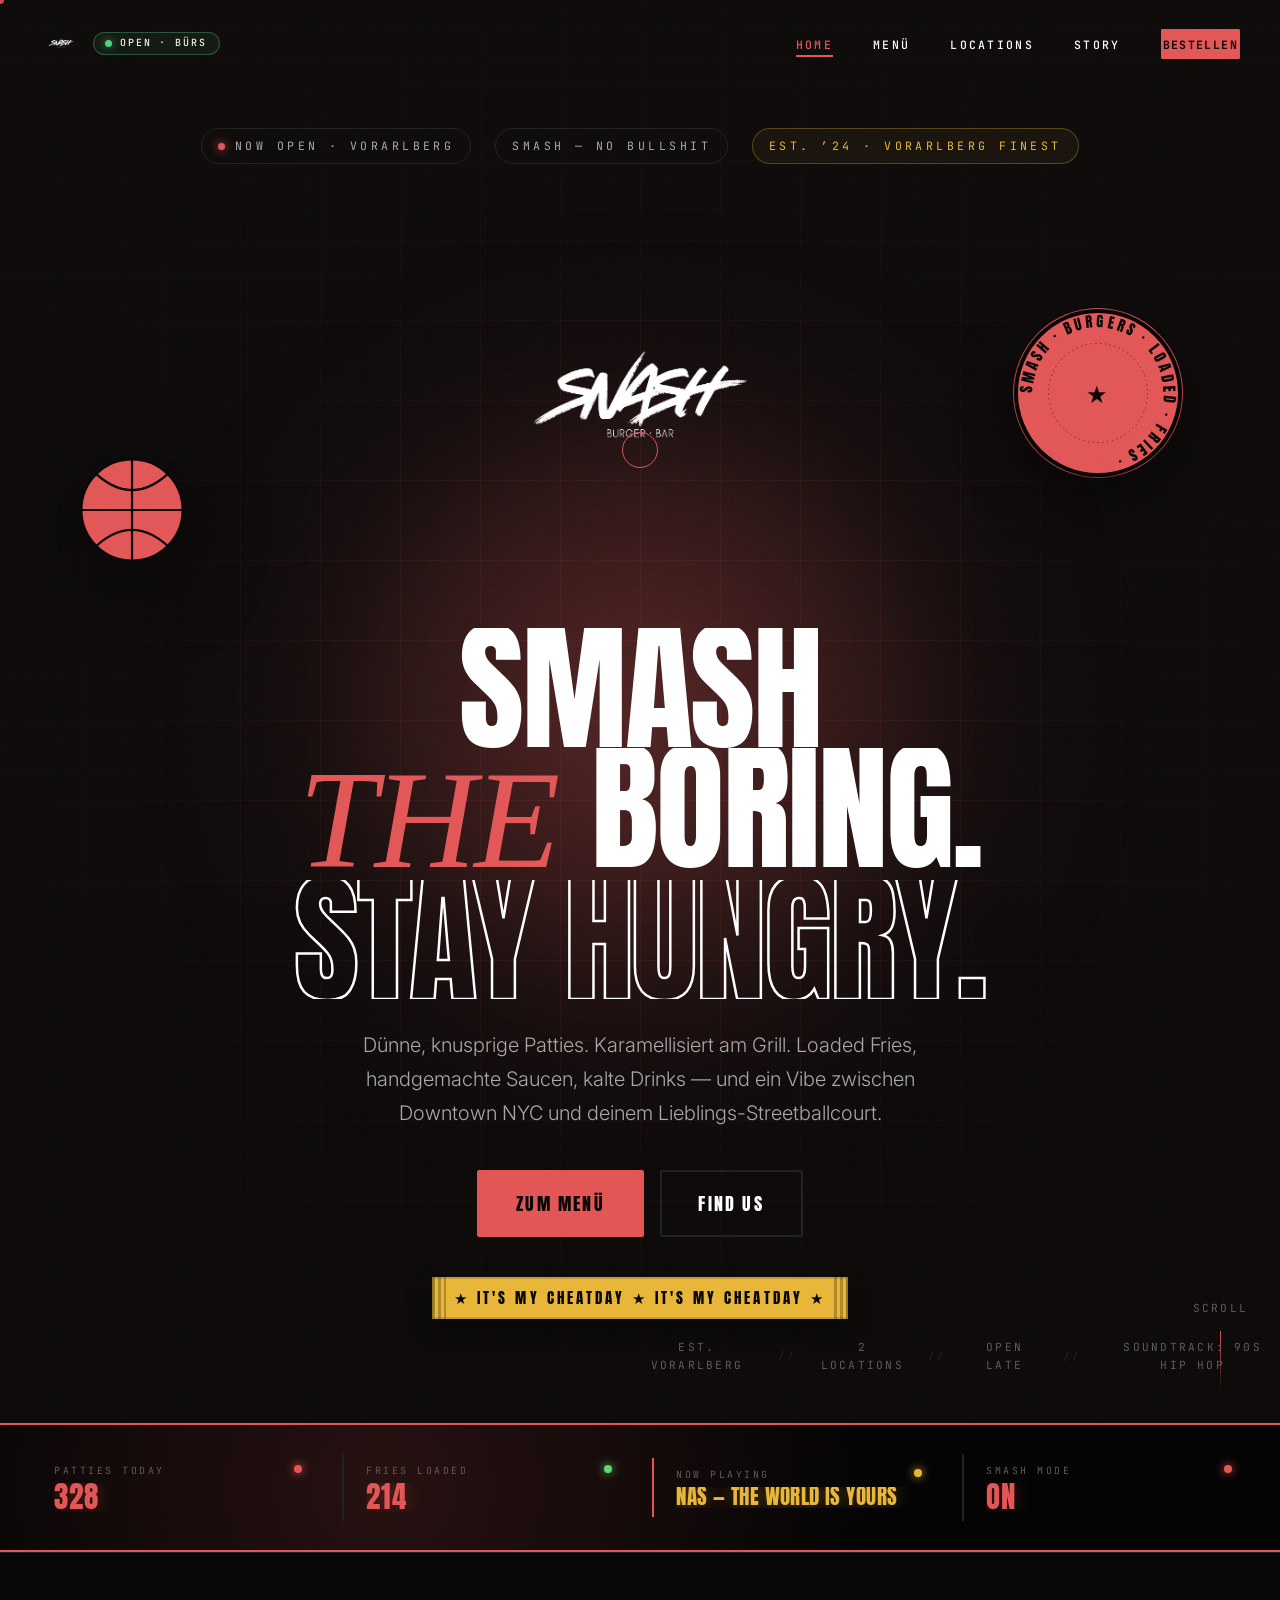
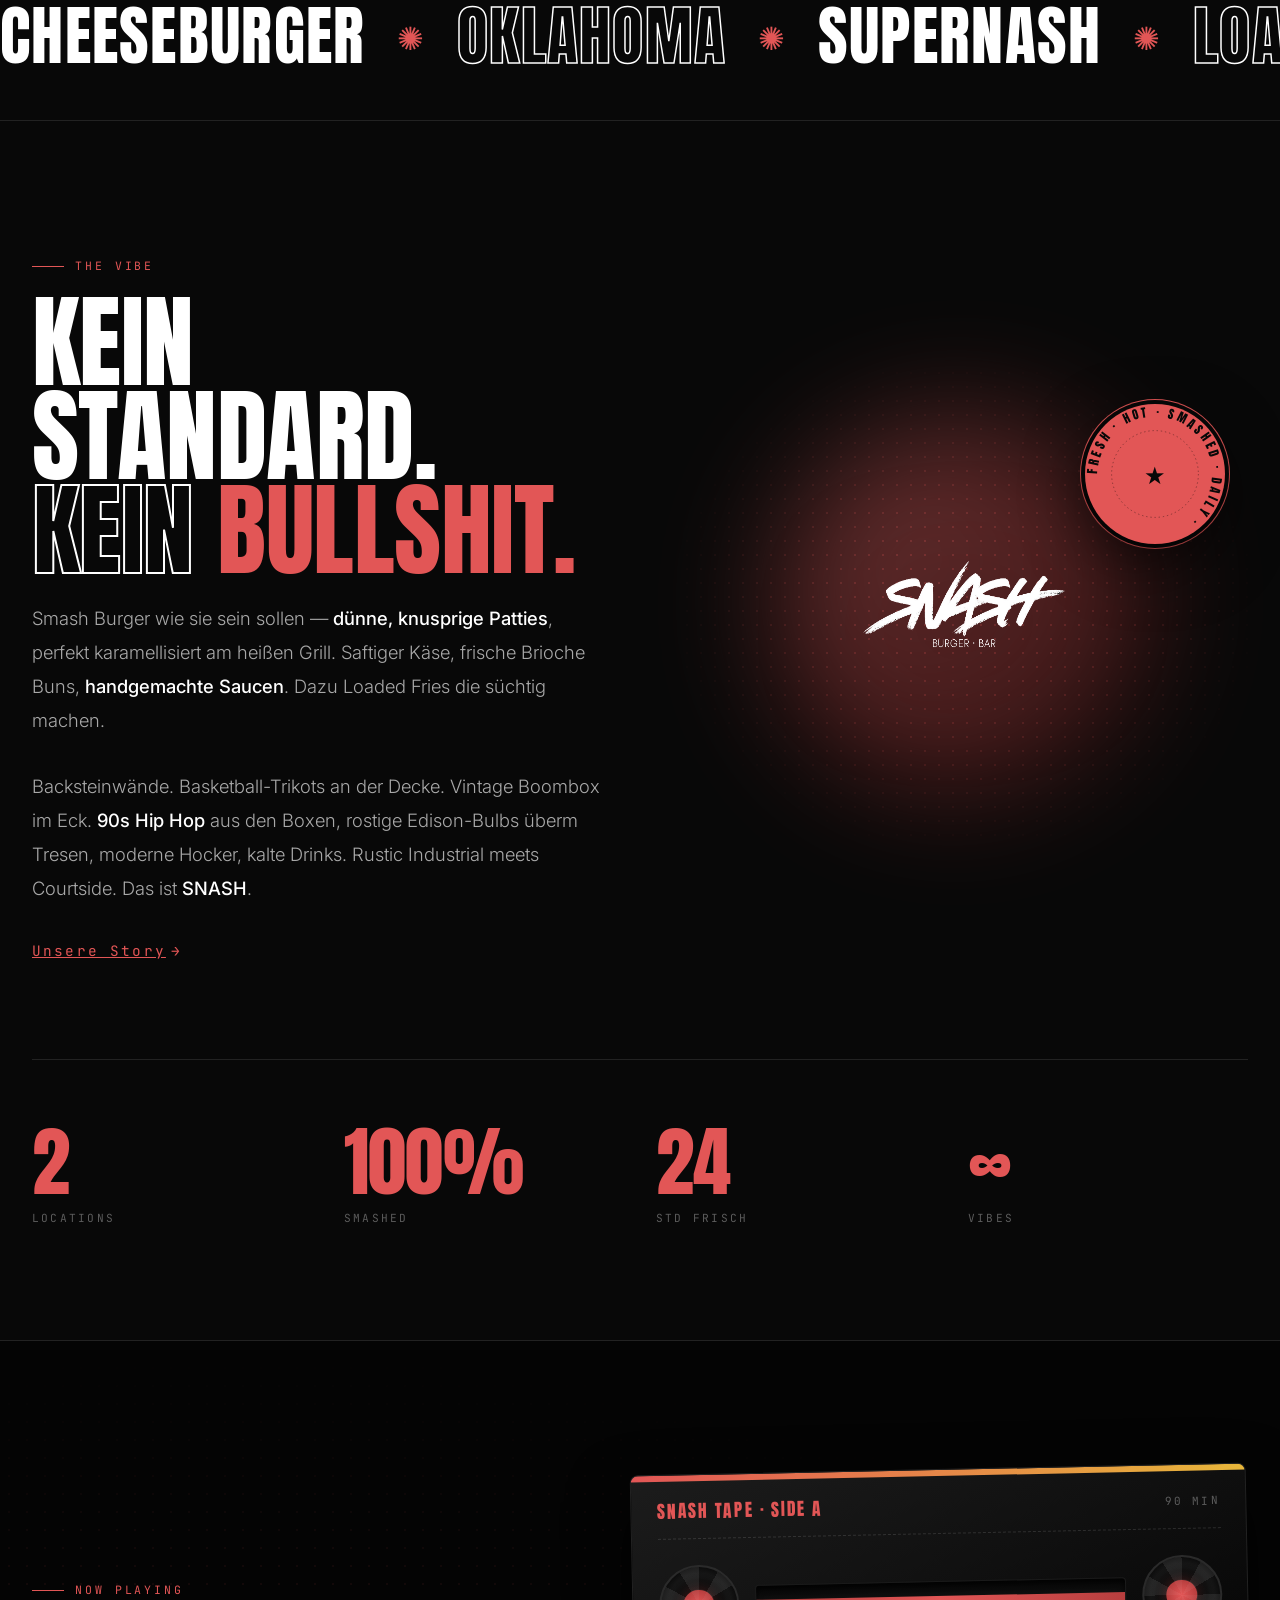
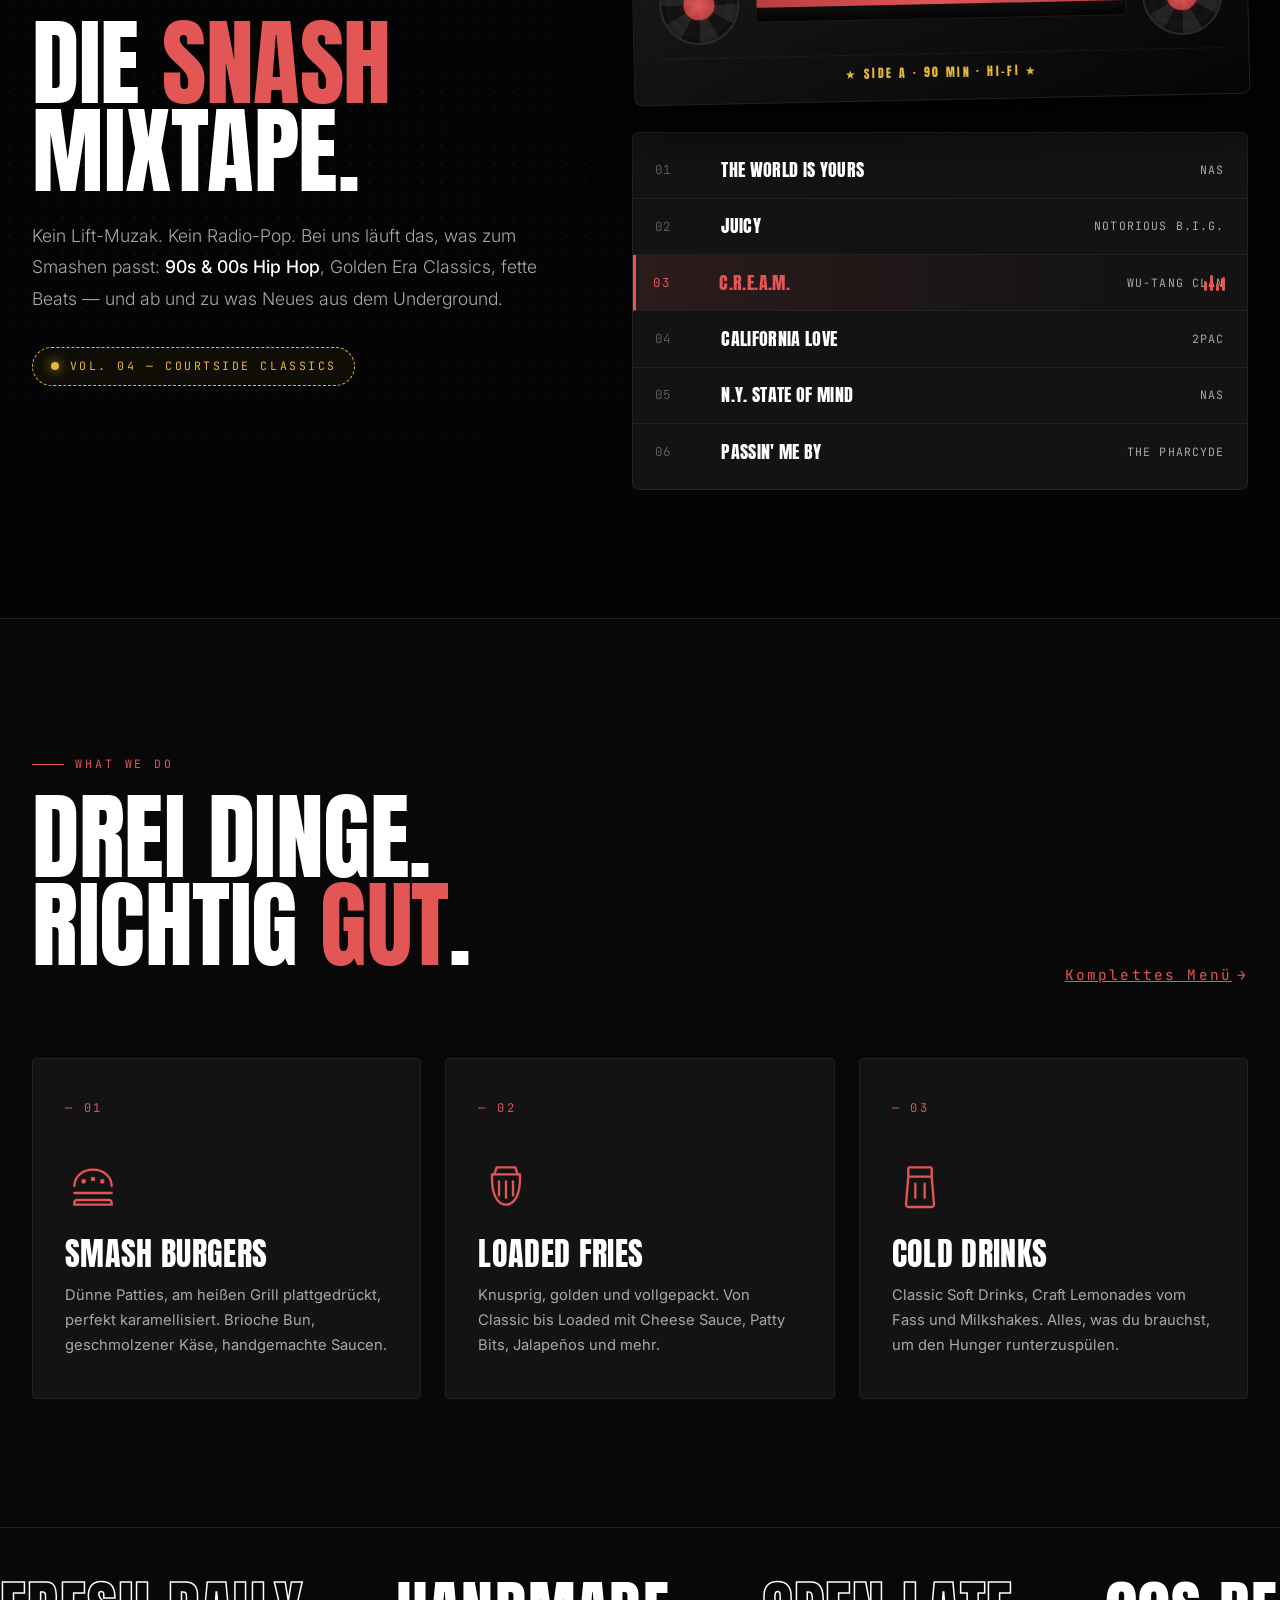
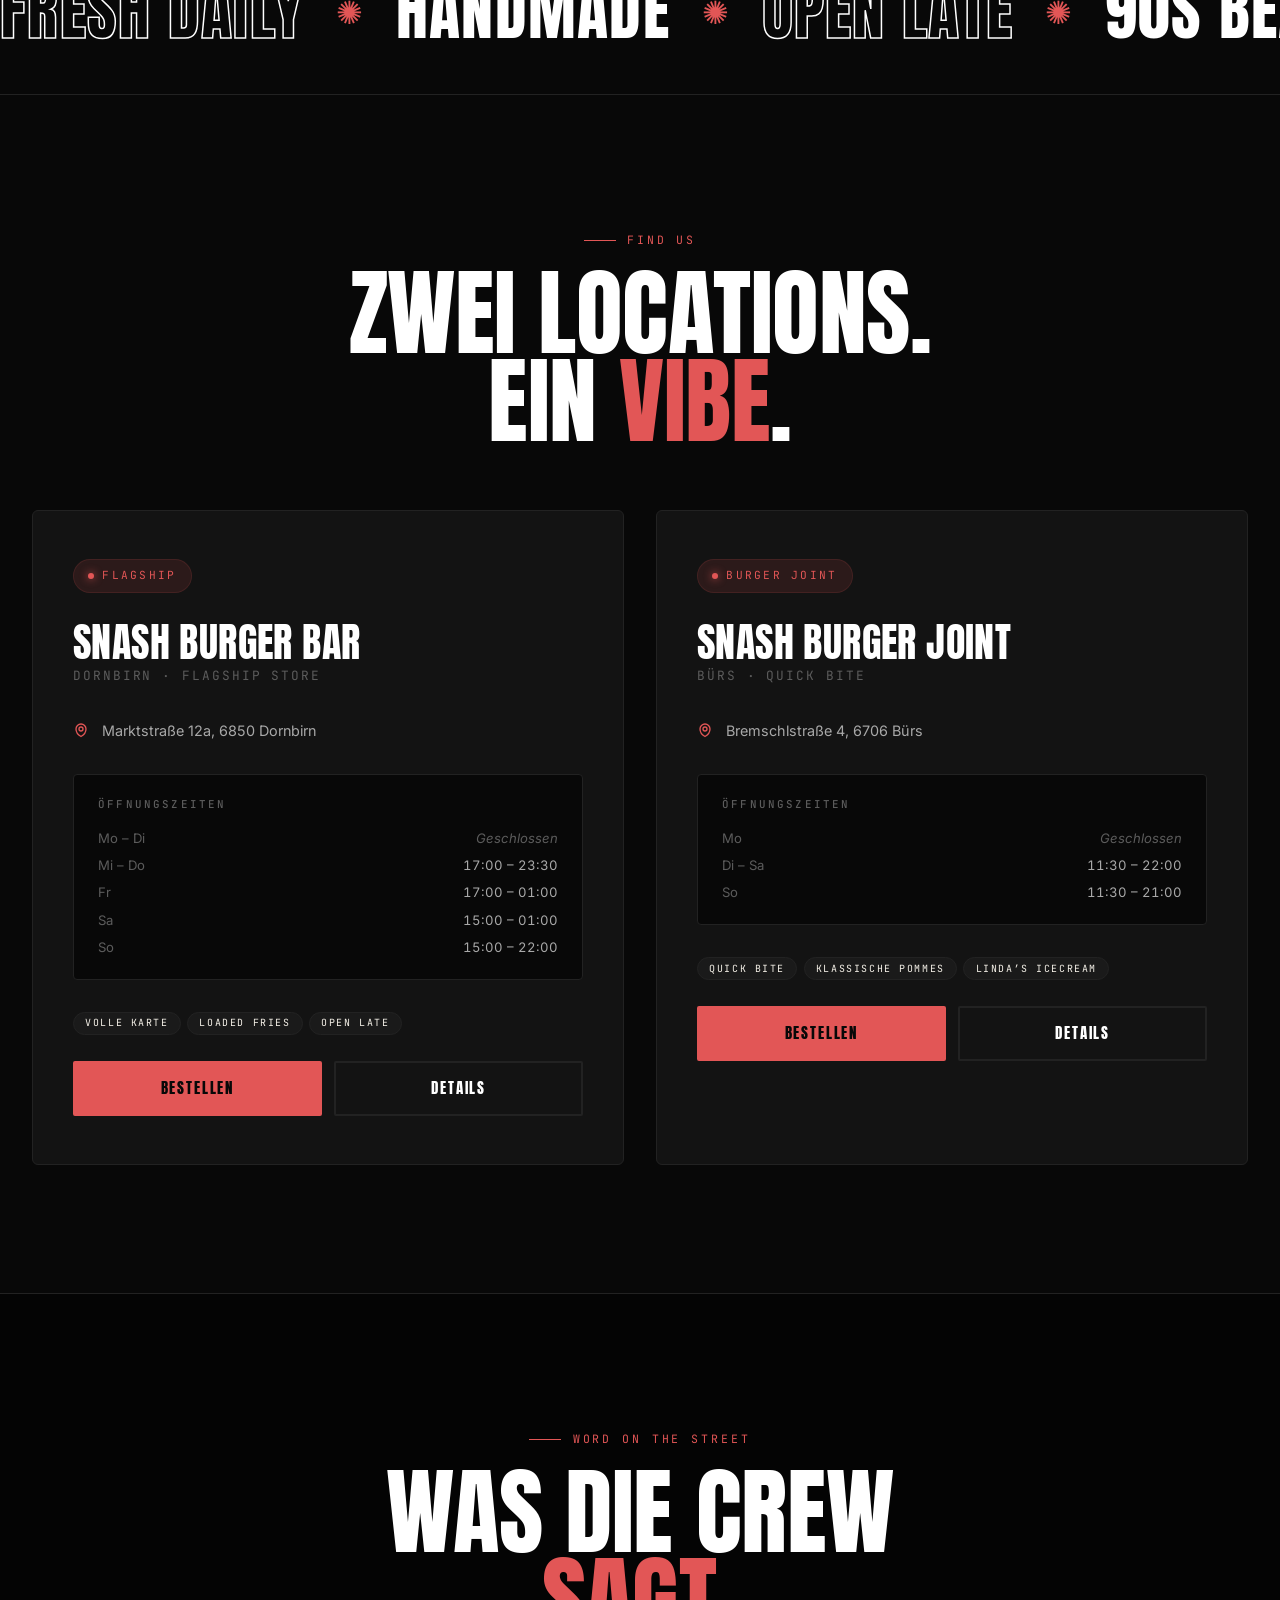
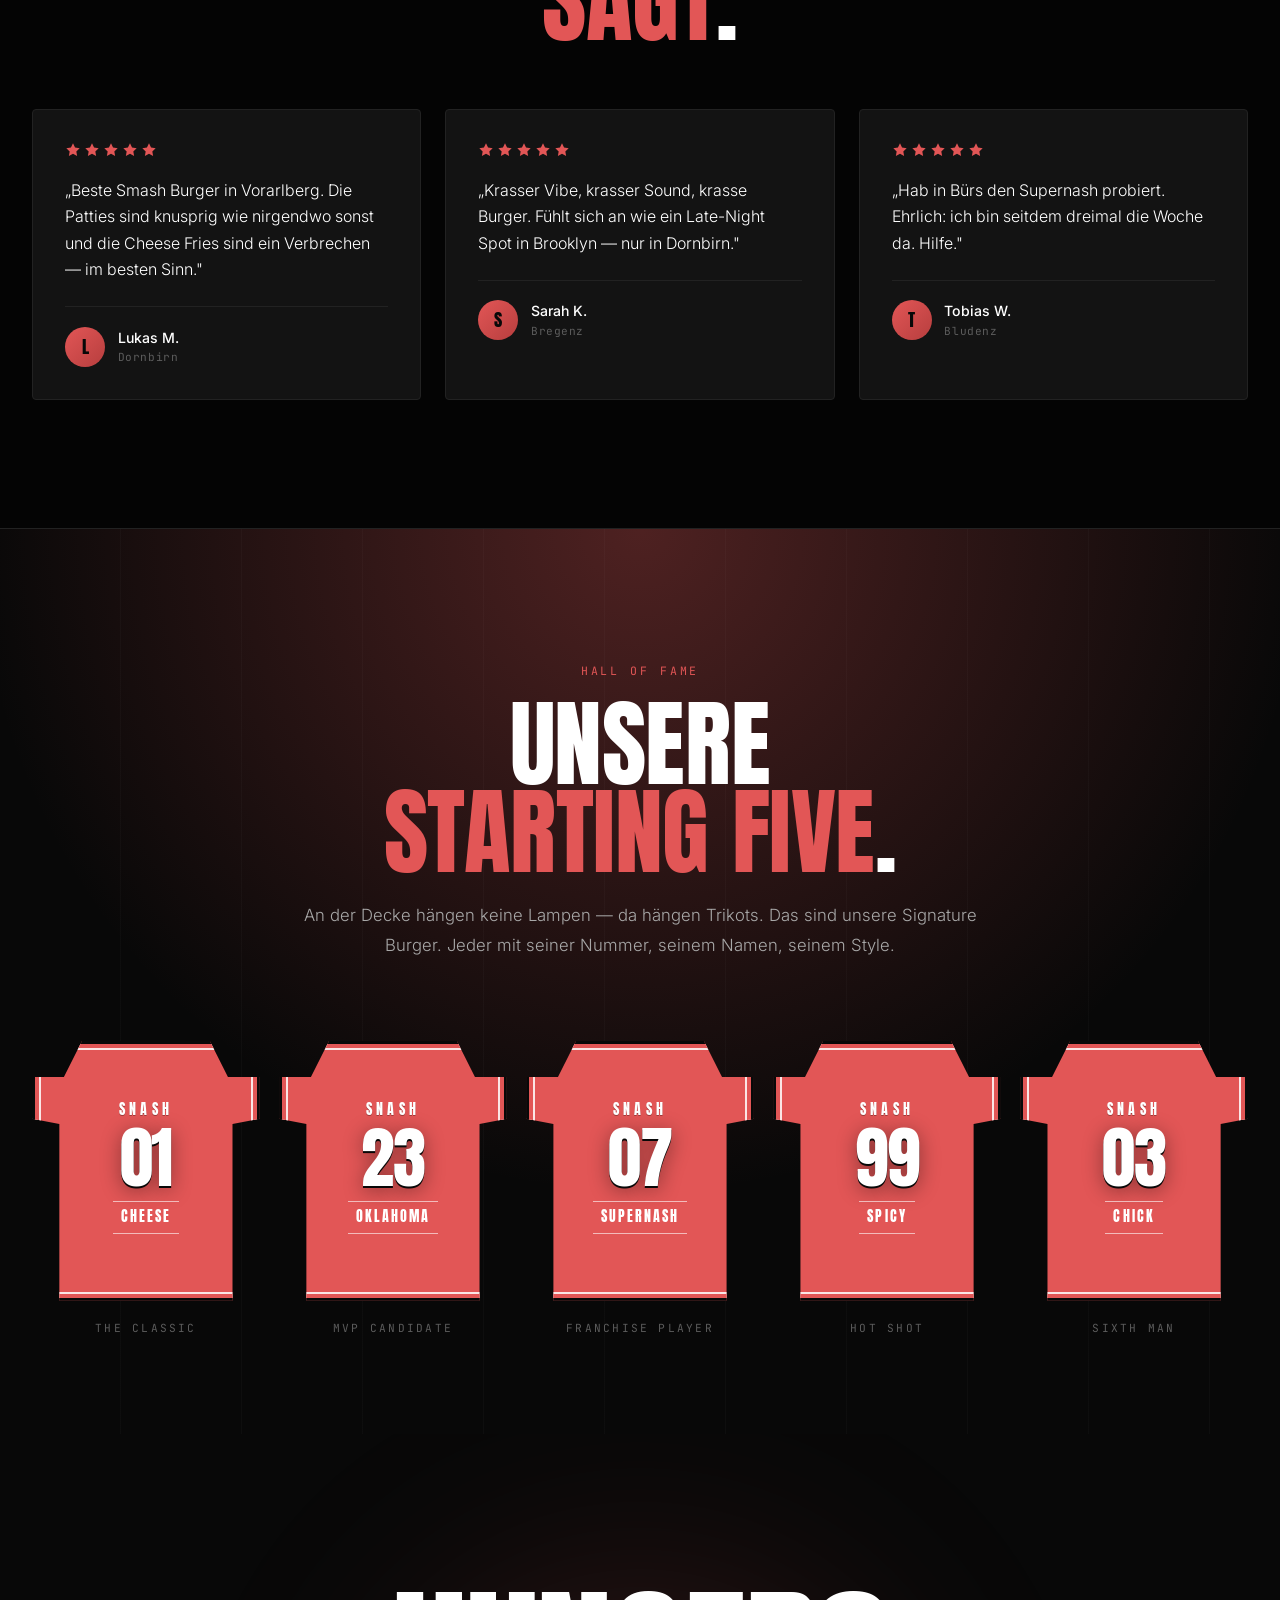
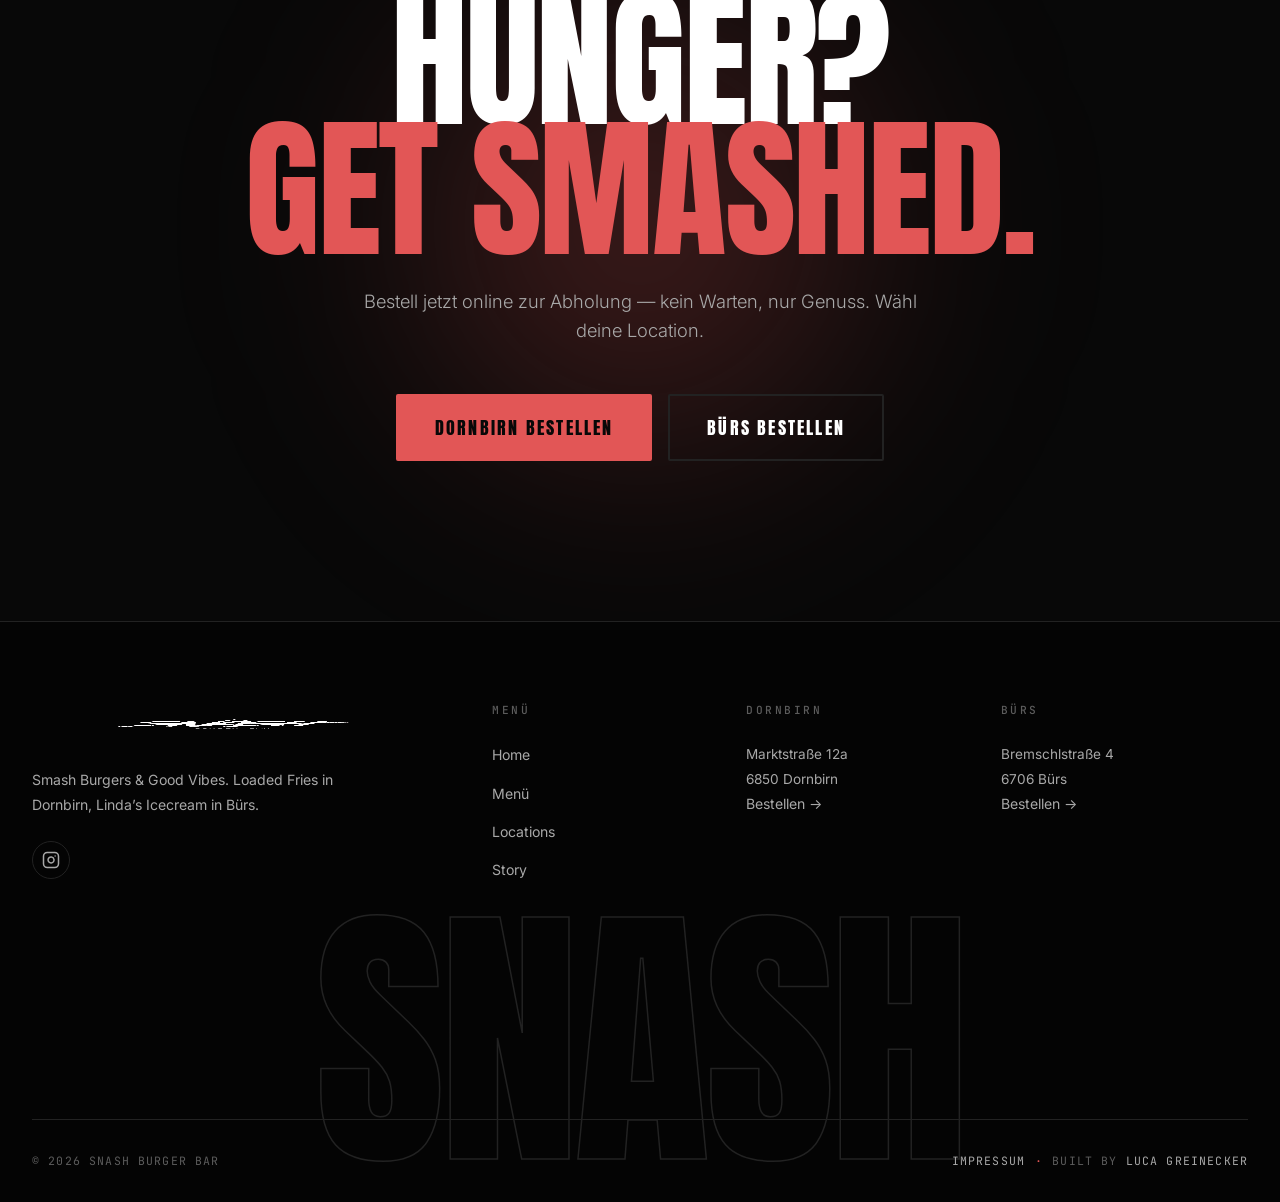
<file: index.html>
<!DOCTYPE html>
<html lang="de">
<head>
    <meta charset="UTF-8">
    <meta name="viewport" content="width=device-width, initial-scale=1.0">
    <title>SNASH Burger Bar | Smash Burgers & Loaded Fries · Dornbirn & Bürs</title>
    <meta name="description" content="SNASH Burger Bar — Smash Burgers, Loaded Fries und coole Vibes. Zwei Locations in Vorarlberg: Dornbirn & Bürs. Online bestellen zur Abholung.">
    <meta name="theme-color" content="#080808">
    <link rel="icon" type="image/png" href="snash-nobg.png">

    <!-- Open Graph / Social -->
    <meta property="og:type" content="restaurant.restaurant">
    <meta property="og:site_name" content="SNASH Burger Bar">
    <meta property="og:title" content="SNASH Burger Bar — Smash Burgers in Dornbirn & Bürs">
    <meta property="og:description" content="Dünne, knusprige Smash Patties. Loaded Fries. 90s Hip Hop. Zwei Locations in Vorarlberg.">
    <meta property="og:image" content="snash.jpg">
    <meta property="og:locale" content="de_AT">
    <meta name="twitter:card" content="summary_large_image">
    <meta name="twitter:title" content="SNASH Burger Bar — Smash Burgers in Dornbirn & Bürs">
    <meta name="twitter:description" content="Dünne, knusprige Smash Patties. Loaded Fries. 90s Hip Hop. Zwei Locations in Vorarlberg.">
    <meta name="twitter:image" content="snash.jpg">

    <link rel="preconnect" href="https://fonts.googleapis.com">
    <link rel="preconnect" href="https://fonts.gstatic.com" crossorigin>
    <link href="https://fonts.googleapis.com/css2?family=Anton&family=Inter:wght@400;500;700&family=JetBrains+Mono:wght@400;500&display=swap" rel="stylesheet">
    <link rel="stylesheet" href="styles.css">
    <link rel="stylesheet" href="home.css">

    <!-- Structured data: Restaurant (both locations) -->
    <script type="application/ld+json">
    {
      "@context": "https://schema.org",
      "@graph": [
        {
          "@type": "Restaurant",
          "@id": "#snash-dornbirn",
          "name": "SNASH Burger Bar",
          "legalName": "SNASH Gastronomie GmbH",
          "image": "snash.jpg",
          "servesCuisine": ["American", "Burger"],
          "priceRange": "$$",
          "address": {
            "@type": "PostalAddress",
            "streetAddress": "Marktstraße 12a",
            "postalCode": "6850",
            "addressLocality": "Dornbirn",
            "addressRegion": "Vorarlberg",
            "addressCountry": "AT"
          },
          "geo": {
            "@type": "GeoCoordinates",
            "latitude": 47.4135,
            "longitude": 9.7425
          },
          "hasMenu": "https://order.storekit.com/snash-burger-2/menu",
          "sameAs": ["https://www.instagram.com/snash.dornbirn/"],
          "openingHoursSpecification": [
            { "@type": "OpeningHoursSpecification", "dayOfWeek": ["Wednesday", "Thursday"], "opens": "17:00", "closes": "23:30" },
            { "@type": "OpeningHoursSpecification", "dayOfWeek": "Friday", "opens": "17:00", "closes": "01:00" },
            { "@type": "OpeningHoursSpecification", "dayOfWeek": "Saturday", "opens": "15:00", "closes": "01:00" },
            { "@type": "OpeningHoursSpecification", "dayOfWeek": "Sunday", "opens": "15:00", "closes": "22:00" }
          ]
        },
        {
          "@type": "Restaurant",
          "@id": "#snash-buers",
          "name": "SNASH Burger Joint",
          "legalName": "SNASH Gastronomie GmbH",
          "image": "snash.jpg",
          "servesCuisine": ["American", "Burger"],
          "priceRange": "$$",
          "address": {
            "@type": "PostalAddress",
            "streetAddress": "Bremschlstraße 4",
            "postalCode": "6706",
            "addressLocality": "Bürs",
            "addressRegion": "Vorarlberg",
            "addressCountry": "AT"
          },
          "geo": {
            "@type": "GeoCoordinates",
            "latitude": 47.1475,
            "longitude": 9.7700
          },
          "hasMenu": "https://leaf-order.eu/m/snashbuers/",
          "openingHoursSpecification": [
            { "@type": "OpeningHoursSpecification", "dayOfWeek": ["Tuesday", "Wednesday", "Thursday", "Friday", "Saturday"], "opens": "11:30", "closes": "22:00" },
            { "@type": "OpeningHoursSpecification", "dayOfWeek": "Sunday", "opens": "11:30", "closes": "21:00" }
          ]
        }
      ]
    }
    </script>
</head>
<body>

    <!-- Custom Cursor -->
    <div class="cursor-dot"></div>
    <div class="cursor-ring"></div>

    <!-- Scroll Progress -->
    <div class="scroll-progress" id="scrollProgress"></div>

    <!-- ========== NAVIGATION ========== -->
    <nav class="site-nav" id="navbar">
        <a href="index.html" class="nav-logo" aria-label="SNASH Burger Bar — Startseite">
            <img src="snash-nobg.png" alt="" width="400" height="400" fetchpriority="high">
            <span class="nav-status" id="navStatus" hidden aria-live="polite">
                <span class="nav-status-dot" aria-hidden="true"></span>
                <span class="nav-status-text"></span>
            </span>
        </a>
        <button class="menu-toggle" id="menuToggle" type="button" aria-label="Menü öffnen" aria-expanded="false" aria-controls="navLinks">
            <span></span><span></span><span></span>
        </button>
        <ul class="nav-links" id="navLinks">
            <li><a href="index.html" class="active">Home</a></li>
            <li><a href="menu.html">Menü</a></li>
            <li><a href="locations.html">Locations</a></li>
            <li><a href="story.html">Story</a></li>
            <li><a href="#order" class="nav-cta">Bestellen</a></li>
        </ul>
    </nav>

    <!-- ========== HERO ========== -->
    <section class="hero">
        <div class="hero-bg-grid"></div>
        <div class="hero-glow"></div>
        <div class="hero-spotlight"></div>

        <div class="hero-content">
            <div class="hero-tags">
                <span class="hero-tag"><span class="live-dot"></span>Now Open · Vorarlberg</span>
                <span class="hero-tag">Smash &mdash; No Bullshit</span>
                <span class="hero-tag tag-mustard">Est. ’24 · Vorarlberg Finest</span>
            </div>

            <img src="snash-nobg.png" alt="SNASH Logo" class="hero-logo" width="400" height="400" decoding="async" fetchpriority="high">

            <h1 class="hero-title">
                <span class="line"><span>Smash</span></span>
                <span class="line"><span><em>the&nbsp;</em>boring.</span></span>
                <span class="line"><span class="outline">stay hungry.</span></span>
            </h1>

            <p class="hero-sub">
                Dünne, knusprige Patties. Karamellisiert am Grill. Loaded Fries,
                handgemachte Saucen, kalte Drinks &mdash; und ein Vibe zwischen Downtown NYC und deinem Lieblings-Streetballcourt.
            </p>

            <div class="hero-actions">
                <a href="menu.html" class="btn btn-primary">Zum Menü</a>
                <a href="locations.html" class="btn btn-outline">Find Us</a>
            </div>

            <!-- Tape strip accent -->
            <div class="tape-strip" aria-hidden="true">
                <span>★ IT'S MY CHEATDAY ★ IT'S MY CHEATDAY ★</span>
            </div>
        </div>

        <!-- Spinning sticker -->
        <div class="sticker-badge hero-sticker">
            <svg viewBox="0 0 200 200" aria-hidden="true">
                <defs>
                    <path id="heroCircle" d="M 100, 100 m -82, 0 a 82,82 0 1,1 164,0 a 82,82 0 1,1 -164,0"></path>
                </defs>
                <circle cx="100" cy="100" r="62" fill="none" stroke="#080808" stroke-width="1.2" stroke-dasharray="2 4" opacity="0.45"></circle>
                <text fill="#080808" font-family="Anton, sans-serif" font-size="18" letter-spacing="4">
                    <textPath href="#heroCircle" startOffset="0">SMASH · BURGERS · LOADED · FRIES · </textPath>
                </text>
            </svg>
            <div class="sticker-center">★</div>
        </div>

        <!-- Basketball sticker -->
        <div class="basketball hero-ball" aria-hidden="true">
            <svg viewBox="0 0 100 100">
                <circle cx="50" cy="50" r="46" fill="#E25656" stroke="#080808" stroke-width="2"/>
                <path d="M50 4 v92 M4 50 h92" stroke="#080808" stroke-width="2" fill="none"/>
                <path d="M14 14 Q50 50 86 14" stroke="#080808" stroke-width="2" fill="none"/>
                <path d="M14 86 Q50 50 86 86" stroke="#080808" stroke-width="2" fill="none"/>
            </svg>
        </div>

        <div class="hero-meta">
            <div>Est. Vorarlberg</div>
            <div class="sep">//</div>
            <div>2 Locations</div>
            <div class="sep">//</div>
            <div>Open Late</div>
            <div class="sep">//</div>
            <div>Soundtrack: 90s Hip Hop</div>
        </div>

        <div class="hero-scroll">SCROLL</div>
    </section>

    <!-- ========== SCOREBOARD / TICKER ========== -->
    <section class="scoreboard">
        <div class="scoreboard-inner">
            <div class="score-box">
                <span class="score-label">Patties Today</span>
                <span class="score-value counter" data-target="328">0</span>
                <span class="score-dot"></span>
            </div>
            <div class="score-box">
                <span class="score-label">Fries Loaded</span>
                <span class="score-value counter" data-target="214">0</span>
                <span class="score-dot green"></span>
            </div>
            <div class="score-box highlight">
                <span class="score-label">Now Playing</span>
                <span class="score-value marquee-text"><span>Nas &mdash; The World Is Yours</span></span>
                <span class="score-dot red"></span>
            </div>
            <div class="score-box">
                <span class="score-label">Smash Mode</span>
                <span class="score-value">ON</span>
                <span class="score-dot"></span>
            </div>
        </div>
    </section>

    <!-- ========== MARQUEE ========== -->
    <div class="marquee">
        <div class="marquee-track">
            <div>
                <span>Cheeseburger</span><span class="star">✺</span>
                <span class="outline">Oklahoma</span><span class="star">✺</span>
                <span>Supernash</span><span class="star">✺</span>
                <span class="outline">Loaded Fries</span><span class="star">✺</span>
                <span>Dornbirn</span><span class="star">✺</span>
                <span class="outline">Bürs</span><span class="star">✺</span>
                <span>It's My Cheatday</span><span class="star">✺</span>
            </div>
            <div aria-hidden="true">
                <span>Cheeseburger</span><span class="star">✺</span>
                <span class="outline">Oklahoma</span><span class="star">✺</span>
                <span>Supernash</span><span class="star">✺</span>
                <span class="outline">Loaded Fries</span><span class="star">✺</span>
                <span>Dornbirn</span><span class="star">✺</span>
                <span class="outline">Bürs</span><span class="star">✺</span>
                <span>It's My Cheatday</span><span class="star">✺</span>
            </div>
        </div>
    </div>

    <!-- ========== VIBE ========== -->
    <section id="vibe" class="vibe">
        <div class="vibe-wrap">
            <div class="vibe-left reveal">
                <p class="section-label">The Vibe</p>
                <h2 class="section-title">Kein Standard.<br><span class="outline">Kein&nbsp;</span><span class="orange">Bullshit.</span></h2>
                <p class="vibe-text">
                    Smash Burger wie sie sein sollen &mdash; <strong>dünne, knusprige Patties</strong>,
                    perfekt karamellisiert am heißen Grill. Saftiger Käse, frische Brioche Buns,
                    <strong>handgemachte Saucen</strong>. Dazu Loaded Fries die süchtig machen.
                </p>
                <p class="vibe-text">
                    Backsteinwände. Basketball-Trikots an der Decke. Vintage Boombox im Eck.
                    <strong>90s Hip Hop</strong> aus den Boxen, rostige Edison-Bulbs überm Tresen,
                    moderne Hocker, kalte Drinks. Rustic Industrial meets Courtside. Das ist <strong>SNASH</strong>.
                </p>
                <a href="story.html" class="btn-ghost">Unsere Story</a>
            </div>

            <div class="vibe-visual reveal delay-1">
                <div class="halftone"></div>
                <div class="circle"></div>
                <img src="snash-nobg.png" alt="" class="logo-mark" width="400" height="400" loading="lazy" decoding="async">
                <div class="sticker-badge vibe-sticker">
                    <svg viewBox="0 0 200 200" aria-hidden="true">
                        <defs>
                            <path id="vibeCircle" d="M 100, 100 m -82, 0 a 82,82 0 1,1 164,0 a 82,82 0 1,1 -164,0"></path>
                        </defs>
                        <circle cx="100" cy="100" r="62" fill="none" stroke="#080808" stroke-width="1.2" stroke-dasharray="2 4" opacity="0.45"></circle>
                        <text fill="#080808" font-family="Anton, sans-serif" font-size="17" letter-spacing="4">
                            <textPath href="#vibeCircle" startOffset="0">FRESH · HOT · SMASHED · DAILY · </textPath>
                        </text>
                    </svg>
                    <div class="sticker-center">★</div>
                </div>
            </div>
        </div>

        <div class="vibe-stats container">
            <div class="stat reveal">
                <div class="stat-number"><span class="counter" data-target="2">0</span></div>
                <div class="stat-label">Locations</div>
            </div>
            <div class="stat reveal delay-1">
                <div class="stat-number"><span class="counter" data-target="100" data-suffix="%">0</span></div>
                <div class="stat-label">Smashed</div>
            </div>
            <div class="stat reveal delay-2">
                <div class="stat-number"><span class="counter" data-target="24">0</span></div>
                <div class="stat-label">Std frisch</div>
            </div>
            <div class="stat reveal delay-3">
                <div class="stat-number">∞</div>
                <div class="stat-label">Vibes</div>
            </div>
        </div>
    </section>

    <!-- ========== PLAYLIST / SOUNDTRACK ========== -->
    <section class="playlist-section">
        <div class="playlist-wrap">
            <div class="playlist-head reveal">
                <p class="section-label">Now Playing</p>
                <h2 class="section-title">Die <span class="orange">SNASH</span><br>Mixtape.</h2>
                <p class="playlist-intro">
                    Kein Lift-Muzak. Kein Radio-Pop. Bei uns läuft das, was zum Smashen passt:
                    <strong>90s &amp; 00s Hip Hop</strong>, Golden Era Classics, fette Beats &mdash; und ab und zu was Neues aus dem Underground.
                </p>
                <div class="playlist-badge">
                    <span class="playlist-badge-dot"></span>
                    Vol. 04 &mdash; Courtside Classics
                </div>
            </div>

            <div class="mixtape reveal delay-1">
                <div class="mixtape-cassette">
                    <div class="cassette-top">
                        <span class="cassette-label">SNASH TAPE · SIDE A</span>
                        <span class="cassette-brand">90 MIN</span>
                    </div>
                    <div class="cassette-reels">
                        <div class="reel"><span></span></div>
                        <div class="cassette-window">
                            <div class="cassette-tape"></div>
                        </div>
                        <div class="reel"><span></span></div>
                    </div>
                    <div class="cassette-bottom">
                        <span>★ SIDE A · 90 MIN · HI-FI ★</span>
                    </div>
                </div>

                <ol class="playlist-list">
                    <li>
                        <span class="track-num">01</span>
                        <span class="track-title">The World Is Yours</span>
                        <span class="track-artist">Nas</span>
                    </li>
                    <li>
                        <span class="track-num">02</span>
                        <span class="track-title">Juicy</span>
                        <span class="track-artist">Notorious B.I.G.</span>
                    </li>
                    <li class="playing">
                        <span class="track-num">03</span>
                        <span class="track-title">C.R.E.A.M.</span>
                        <span class="track-artist">Wu-Tang Clan</span>
                        <span class="playing-bars" aria-hidden="true"><span></span><span></span><span></span><span></span></span>
                    </li>
                    <li>
                        <span class="track-num">04</span>
                        <span class="track-title">California Love</span>
                        <span class="track-artist">2Pac</span>
                    </li>
                    <li>
                        <span class="track-num">05</span>
                        <span class="track-title">N.Y. State of Mind</span>
                        <span class="track-artist">Nas</span>
                    </li>
                    <li>
                        <span class="track-num">06</span>
                        <span class="track-title">Passin' Me By</span>
                        <span class="track-artist">The Pharcyde</span>
                    </li>
                </ol>
            </div>
        </div>
    </section>

    <!-- ========== FEATURED ========== -->
    <section class="featured">
        <div class="featured-header">
            <div class="left reveal">
                <p class="section-label">What We Do</p>
                <h2 class="section-title">Drei Dinge.<br>Richtig <span class="orange">gut</span>.</h2>
            </div>
            <a href="menu.html" class="btn-ghost reveal delay-1">Komplettes Menü</a>
        </div>

        <div class="featured-grid">
            <div class="feature-card tilt reveal">
                <span class="feature-number">— 01</span>
                <div class="feature-icon">
                    <svg viewBox="0 0 48 48" fill="none" stroke="currentColor" stroke-width="2" stroke-linecap="round" stroke-linejoin="round">
                        <path d="M8 24c0-8 7-14 16-14s16 6 16 14"></path>
                        <line x1="8" y1="30" x2="40" y2="30"></line>
                        <path d="M10 36h28c1 0 2 1 2 2v2H8v-2c0-1 1-2 2-2z"></path>
                        <circle cx="16" cy="20" r="1" fill="currentColor"></circle>
                        <circle cx="24" cy="18" r="1" fill="currentColor"></circle>
                        <circle cx="32" cy="20" r="1" fill="currentColor"></circle>
                    </svg>
                </div>
                <h3>Smash Burgers</h3>
                <p>Dünne Patties, am heißen Grill plattgedrückt, perfekt karamellisiert. Brioche Bun, geschmolzener Käse, handgemachte Saucen.</p>
            </div>

            <div class="feature-card tilt reveal delay-1">
                <span class="feature-number">— 02</span>
                <div class="feature-icon">
                    <svg viewBox="0 0 48 48" fill="none" stroke="currentColor" stroke-width="2" stroke-linecap="round" stroke-linejoin="round">
                        <path d="M14 14l2-6h16l2 6"></path>
                        <path d="M12 14h24v4c0 12-4 22-12 22s-12-10-12-22v-4z"></path>
                        <line x1="18" y1="20" x2="18" y2="32"></line>
                        <line x1="24" y1="20" x2="24" y2="34"></line>
                        <line x1="30" y1="20" x2="30" y2="32"></line>
                    </svg>
                </div>
                <h3>Loaded Fries</h3>
                <p>Knusprig, golden und vollgepackt. Von Classic bis Loaded mit Cheese Sauce, Patty Bits, Jalapeños und mehr.</p>
            </div>

            <div class="feature-card tilt reveal delay-2">
                <span class="feature-number">— 03</span>
                <div class="feature-icon">
                    <svg viewBox="0 0 48 48" fill="none" stroke="currentColor" stroke-width="2" stroke-linecap="round" stroke-linejoin="round">
                        <rect x="14" y="8" width="20" height="8" rx="1"></rect>
                        <path d="M14 16l-2 24c0 1 1 2 2 2h20c1 0 2-1 2-2l-2-24"></path>
                        <line x1="20" y1="22" x2="20" y2="34"></line>
                        <line x1="28" y1="22" x2="28" y2="34"></line>
                    </svg>
                </div>
                <h3>Cold Drinks</h3>
                <p>Classic Soft Drinks, Craft Lemonades vom Fass und Milkshakes. Alles, was du brauchst, um den Hunger runterzuspülen.</p>
            </div>
        </div>
    </section>

    <!-- ========== MARQUEE 2 ========== -->
    <div class="marquee reverse">
        <div class="marquee-track">
            <div>
                <span class="outline">Fresh Daily</span><span class="star">✺</span>
                <span>Handmade</span><span class="star">✺</span>
                <span class="outline">Open Late</span><span class="star">✺</span>
                <span>90s Beats</span><span class="star">✺</span>
                <span class="outline">Streetball</span><span class="star">✺</span>
                <span>Smash Life</span><span class="star">✺</span>
                <span class="outline">No Standard</span><span class="star">✺</span>
            </div>
            <div aria-hidden="true">
                <span class="outline">Fresh Daily</span><span class="star">✺</span>
                <span>Handmade</span><span class="star">✺</span>
                <span class="outline">Open Late</span><span class="star">✺</span>
                <span>90s Beats</span><span class="star">✺</span>
                <span class="outline">Streetball</span><span class="star">✺</span>
                <span>Smash Life</span><span class="star">✺</span>
                <span class="outline">No Standard</span><span class="star">✺</span>
            </div>
        </div>
    </div>

    <!-- ========== LOCATIONS PREVIEW ========== -->
    <section id="locations" class="locations-preview">
        <div class="locations-preview-head reveal">
            <p class="section-label">Find Us</p>
            <h2 class="section-title">Zwei Locations.<br>Ein <span class="orange">Vibe</span>.</h2>
        </div>

        <div class="locations-grid">
            <!-- DORNBIRN -->
            <article class="location-card reveal">
                <span class="location-badge">Flagship</span>
                <h3 class="location-name">SNASH Burger Bar</h3>
                <p class="location-city">Dornbirn · Flagship Store</p>

                <div class="location-info">
                    <div class="location-info-row">
                        <svg viewBox="0 0 24 24" fill="none" stroke="currentColor" stroke-width="2">
                            <path stroke-linecap="round" stroke-linejoin="round" d="M15 10.5a3 3 0 11-6 0 3 3 0 016 0z"></path>
                            <path stroke-linecap="round" stroke-linejoin="round" d="M19.5 10.5c0 7.142-7.5 11.25-7.5 11.25S4.5 17.642 4.5 10.5a7.5 7.5 0 1115 0z"></path>
                        </svg>
                        Marktstraße 12a, 6850 Dornbirn
                    </div>
                </div>

                <div class="hours-compact">
                    <h5>Öffnungszeiten</h5>
                    <div class="hours-list">
                        <div class="closed"><span>Mo – Di</span><span>Geschlossen</span></div>
                        <div><span>Mi – Do</span><span>17:00 – 23:30</span></div>
                        <div><span>Fr</span><span>17:00 – 01:00</span></div>
                        <div><span>Sa</span><span>15:00 – 01:00</span></div>
                        <div><span>So</span><span>15:00 – 22:00</span></div>
                    </div>
                </div>

                <ul class="card-highlights" aria-label="Highlights Dornbirn">
                    <li>Volle Karte</li>
                    <li>Loaded Fries</li>
                    <li>Open Late</li>
                </ul>

                <div class="location-actions">
                    <a href="https://order.storekit.com/snash-burger-2/menu" target="_blank" rel="noopener" class="btn btn-primary">Bestellen</a>
                    <a href="locations.html#dornbirn" class="btn btn-outline">Details</a>
                </div>
            </article>

            <!-- BÜRS -->
            <article class="location-card reveal delay-1">
                <span class="location-badge">Burger Joint</span>
                <h3 class="location-name">SNASH Burger Joint</h3>
                <p class="location-city">Bürs · Quick Bite</p>

                <div class="location-info">
                    <div class="location-info-row">
                        <svg viewBox="0 0 24 24" fill="none" stroke="currentColor" stroke-width="2">
                            <path stroke-linecap="round" stroke-linejoin="round" d="M15 10.5a3 3 0 11-6 0 3 3 0 016 0z"></path>
                            <path stroke-linecap="round" stroke-linejoin="round" d="M19.5 10.5c0 7.142-7.5 11.25-7.5 11.25S4.5 17.642 4.5 10.5a7.5 7.5 0 1115 0z"></path>
                        </svg>
                        Bremschlstraße 4, 6706 Bürs
                    </div>
                </div>

                <div class="hours-compact">
                    <h5>Öffnungszeiten</h5>
                    <div class="hours-list">
                        <div class="closed"><span>Mo</span><span>Geschlossen</span></div>
                        <div><span>Di – Sa</span><span>11:30 – 22:00</span></div>
                        <div><span>So</span><span>11:30 – 21:00</span></div>
                    </div>
                </div>

                <ul class="card-highlights" aria-label="Highlights Bürs">
                    <li>Quick Bite</li>
                    <li>Klassische Pommes</li>
                    <li>Linda&rsquo;s Icecream</li>
                </ul>

                <div class="location-actions">
                    <a href="https://leaf-order.eu/m/snashbuers/" target="_blank" rel="noopener" class="btn btn-primary">Bestellen</a>
                    <a href="locations.html#buers" class="btn btn-outline">Details</a>
                </div>
            </article>
        </div>
    </section>

    <!-- ========== TESTIMONIALS ========== -->
    <section class="testimonials">
        <div class="testimonials-head reveal">
            <p class="section-label">Word on the Street</p>
            <h2 class="section-title">Was die Crew <span class="orange">sagt</span>.</h2>
        </div>

        <div class="testimonials-grid">
            <div class="review reveal">
                <div class="review-stars">
                    <svg viewBox="0 0 24 24" fill="currentColor"><path d="M12 2l3.09 6.26L22 9.27l-5 4.87 1.18 6.88L12 17.77l-6.18 3.25L7 14.14 2 9.27l6.91-1.01L12 2z"/></svg>
                    <svg viewBox="0 0 24 24" fill="currentColor"><path d="M12 2l3.09 6.26L22 9.27l-5 4.87 1.18 6.88L12 17.77l-6.18 3.25L7 14.14 2 9.27l6.91-1.01L12 2z"/></svg>
                    <svg viewBox="0 0 24 24" fill="currentColor"><path d="M12 2l3.09 6.26L22 9.27l-5 4.87 1.18 6.88L12 17.77l-6.18 3.25L7 14.14 2 9.27l6.91-1.01L12 2z"/></svg>
                    <svg viewBox="0 0 24 24" fill="currentColor"><path d="M12 2l3.09 6.26L22 9.27l-5 4.87 1.18 6.88L12 17.77l-6.18 3.25L7 14.14 2 9.27l6.91-1.01L12 2z"/></svg>
                    <svg viewBox="0 0 24 24" fill="currentColor"><path d="M12 2l3.09 6.26L22 9.27l-5 4.87 1.18 6.88L12 17.77l-6.18 3.25L7 14.14 2 9.27l6.91-1.01L12 2z"/></svg>
                </div>
                <p class="review-text">„Beste Smash Burger in Vorarlberg. Die Patties sind knusprig wie nirgendwo sonst und die Cheese Fries sind ein Verbrechen &mdash; im besten Sinn."</p>
                <div class="review-author">
                    <div class="review-avatar">L</div>
                    <div>
                        <div class="review-author-name">Lukas M.</div>
                        <div class="review-author-meta">Dornbirn</div>
                    </div>
                </div>
            </div>

            <div class="review reveal delay-1">
                <div class="review-stars">
                    <svg viewBox="0 0 24 24" fill="currentColor"><path d="M12 2l3.09 6.26L22 9.27l-5 4.87 1.18 6.88L12 17.77l-6.18 3.25L7 14.14 2 9.27l6.91-1.01L12 2z"/></svg>
                    <svg viewBox="0 0 24 24" fill="currentColor"><path d="M12 2l3.09 6.26L22 9.27l-5 4.87 1.18 6.88L12 17.77l-6.18 3.25L7 14.14 2 9.27l6.91-1.01L12 2z"/></svg>
                    <svg viewBox="0 0 24 24" fill="currentColor"><path d="M12 2l3.09 6.26L22 9.27l-5 4.87 1.18 6.88L12 17.77l-6.18 3.25L7 14.14 2 9.27l6.91-1.01L12 2z"/></svg>
                    <svg viewBox="0 0 24 24" fill="currentColor"><path d="M12 2l3.09 6.26L22 9.27l-5 4.87 1.18 6.88L12 17.77l-6.18 3.25L7 14.14 2 9.27l6.91-1.01L12 2z"/></svg>
                    <svg viewBox="0 0 24 24" fill="currentColor"><path d="M12 2l3.09 6.26L22 9.27l-5 4.87 1.18 6.88L12 17.77l-6.18 3.25L7 14.14 2 9.27l6.91-1.01L12 2z"/></svg>
                </div>
                <p class="review-text">„Krasser Vibe, krasser Sound, krasse Burger. Fühlt sich an wie ein Late-Night Spot in Brooklyn &mdash; nur in Dornbirn."</p>
                <div class="review-author">
                    <div class="review-avatar">S</div>
                    <div>
                        <div class="review-author-name">Sarah K.</div>
                        <div class="review-author-meta">Bregenz</div>
                    </div>
                </div>
            </div>

            <div class="review reveal delay-2">
                <div class="review-stars">
                    <svg viewBox="0 0 24 24" fill="currentColor"><path d="M12 2l3.09 6.26L22 9.27l-5 4.87 1.18 6.88L12 17.77l-6.18 3.25L7 14.14 2 9.27l6.91-1.01L12 2z"/></svg>
                    <svg viewBox="0 0 24 24" fill="currentColor"><path d="M12 2l3.09 6.26L22 9.27l-5 4.87 1.18 6.88L12 17.77l-6.18 3.25L7 14.14 2 9.27l6.91-1.01L12 2z"/></svg>
                    <svg viewBox="0 0 24 24" fill="currentColor"><path d="M12 2l3.09 6.26L22 9.27l-5 4.87 1.18 6.88L12 17.77l-6.18 3.25L7 14.14 2 9.27l6.91-1.01L12 2z"/></svg>
                    <svg viewBox="0 0 24 24" fill="currentColor"><path d="M12 2l3.09 6.26L22 9.27l-5 4.87 1.18 6.88L12 17.77l-6.18 3.25L7 14.14 2 9.27l6.91-1.01L12 2z"/></svg>
                    <svg viewBox="0 0 24 24" fill="currentColor"><path d="M12 2l3.09 6.26L22 9.27l-5 4.87 1.18 6.88L12 17.77l-6.18 3.25L7 14.14 2 9.27l6.91-1.01L12 2z"/></svg>
                </div>
                <p class="review-text">„Hab in Bürs den Supernash probiert. Ehrlich: ich bin seitdem dreimal die Woche da. Hilfe."</p>
                <div class="review-author">
                    <div class="review-avatar">T</div>
                    <div>
                        <div class="review-author-name">Tobias W.</div>
                        <div class="review-author-meta">Bludenz</div>
                    </div>
                </div>
            </div>
        </div>
    </section>

    <!-- ========== CREW CORNER / JERSEYS ========== -->
    <section class="crew-corner">
        <div class="crew-head reveal">
            <p class="section-label">Hall of Fame</p>
            <h2 class="section-title">Unsere<br><span class="orange">Starting Five</span>.</h2>
            <p class="crew-intro">
                An der Decke hängen keine Lampen &mdash; da hängen Trikots. Das sind unsere Signature Burger.
                Jeder mit seiner Nummer, seinem Namen, seinem Style.
            </p>
        </div>

        <div class="jersey-grid">
            <div class="jersey reveal">
                <div class="jersey-shirt">
                    <span class="jersey-team">SNASH</span>
                    <span class="jersey-number">01</span>
                    <span class="jersey-name">CHEESE</span>
                </div>
                <p class="jersey-role">The Classic</p>
            </div>
            <div class="jersey reveal delay-1">
                <div class="jersey-shirt">
                    <span class="jersey-team">SNASH</span>
                    <span class="jersey-number">23</span>
                    <span class="jersey-name">OKLAHOMA</span>
                </div>
                <p class="jersey-role">MVP Candidate</p>
            </div>
            <div class="jersey reveal delay-2">
                <div class="jersey-shirt">
                    <span class="jersey-team">SNASH</span>
                    <span class="jersey-number">07</span>
                    <span class="jersey-name">SUPERNASH</span>
                </div>
                <p class="jersey-role">Franchise Player</p>
            </div>
            <div class="jersey reveal delay-3">
                <div class="jersey-shirt">
                    <span class="jersey-team">SNASH</span>
                    <span class="jersey-number">99</span>
                    <span class="jersey-name">SPICY</span>
                </div>
                <p class="jersey-role">Hot Shot</p>
            </div>
            <div class="jersey reveal delay-4">
                <div class="jersey-shirt">
                    <span class="jersey-team">SNASH</span>
                    <span class="jersey-number">03</span>
                    <span class="jersey-name">CHICK</span>
                </div>
                <p class="jersey-role">Sixth Man</p>
            </div>
        </div>
    </section>

    <!-- ========== CTA ========== -->
    <section id="order" class="cta-section">
        <div class="reveal">
            <h2 class="cta-title">
                Hunger?<br>
                <span class="orange">Get Smashed.</span>
            </h2>
            <p class="cta-subtitle">
                Bestell jetzt online zur Abholung &mdash; kein Warten, nur Genuss. Wähl deine Location.
            </p>
            <div class="cta-buttons">
                <a href="https://order.storekit.com/snash-burger-2/menu" target="_blank" rel="noopener" class="btn btn-primary">
                    Dornbirn bestellen
                </a>
                <a href="https://leaf-order.eu/m/snashbuers/" target="_blank" rel="noopener" class="btn btn-outline">
                    Bürs bestellen
                </a>
            </div>
        </div>
    </section>

    <!-- ========== FOOTER ========== -->
    <footer class="site-footer">
        <div class="footer-content">
            <div class="footer-col footer-brand">
                <img src="snash-nobg.png" alt="SNASH Burger Bar" width="400" height="400" loading="lazy" decoding="async">
                <p>Smash Burgers &amp; Good Vibes. Loaded Fries in Dornbirn, Linda&rsquo;s Icecream in Bürs.</p>
                <div class="footer-socials">
                    <a href="https://www.instagram.com/snash.dornbirn/" target="_blank" rel="noopener" aria-label="Instagram Dornbirn">
                        <svg viewBox="0 0 24 24" fill="none" stroke="currentColor" stroke-width="2" stroke-linecap="round" stroke-linejoin="round">
                            <rect x="2" y="2" width="20" height="20" rx="5" ry="5"></rect>
                            <path d="M16 11.37A4 4 0 1 1 12.63 8 4 4 0 0 1 16 11.37z"></path>
                            <line x1="17.5" y1="6.5" x2="17.51" y2="6.5"></line>
                        </svg>
                    </a>
                </div>
            </div>

            <div class="footer-col">
                <h4>Menü</h4>
                <ul>
                    <li><a href="index.html">Home</a></li>
                    <li><a href="menu.html">Menü</a></li>
                    <li><a href="locations.html">Locations</a></li>
                    <li><a href="story.html">Story</a></li>
                </ul>
            </div>

            <div class="footer-col">
                <h4>Dornbirn</h4>
                <address>
                    Marktstraße 12a<br>
                    6850 Dornbirn<br>
                    <a href="https://order.storekit.com/snash-burger-2/menu" target="_blank" rel="noopener">Bestellen →</a>
                </address>
            </div>

            <div class="footer-col">
                <h4>Bürs</h4>
                <address>
                    Bremschlstraße 4<br>
                    6706 Bürs<br>
                    <a href="https://leaf-order.eu/m/snashbuers/" target="_blank" rel="noopener">Bestellen →</a>
                </address>
            </div>
        </div>

        <div class="footer-huge">SNASH</div>

        <div class="footer-bottom">
            <span>&copy; <span id="year">2025</span> SNASH Burger Bar</span>
            <span class="footer-legal-links">
                <a href="impressum.html">Impressum</a>
                <span class="sep">·</span>
                <span>Built by <a href="https://lucagreinecker.at" target="_blank" rel="noopener">Luca Greinecker</a></span>
            </span>
        </div>
    </footer>

    <script src="script.js"></script>
</body>
</html>
</file>
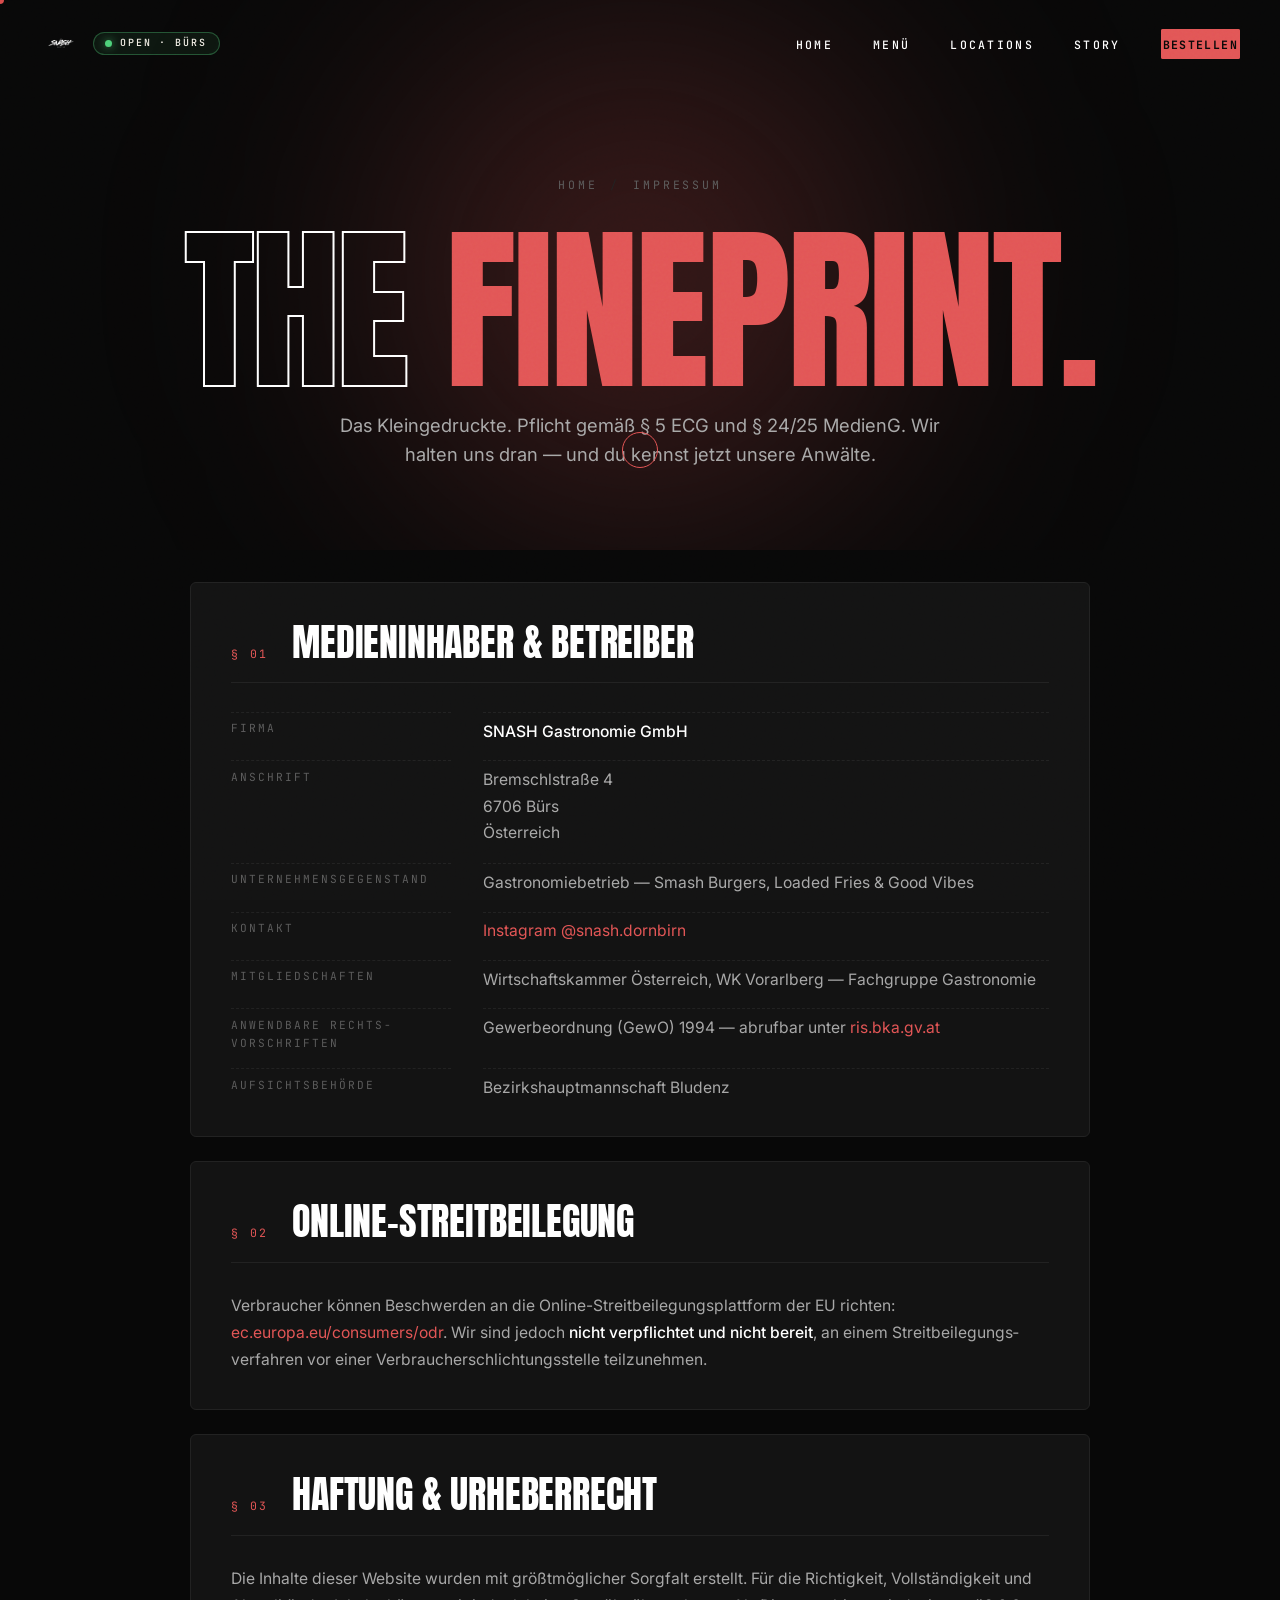
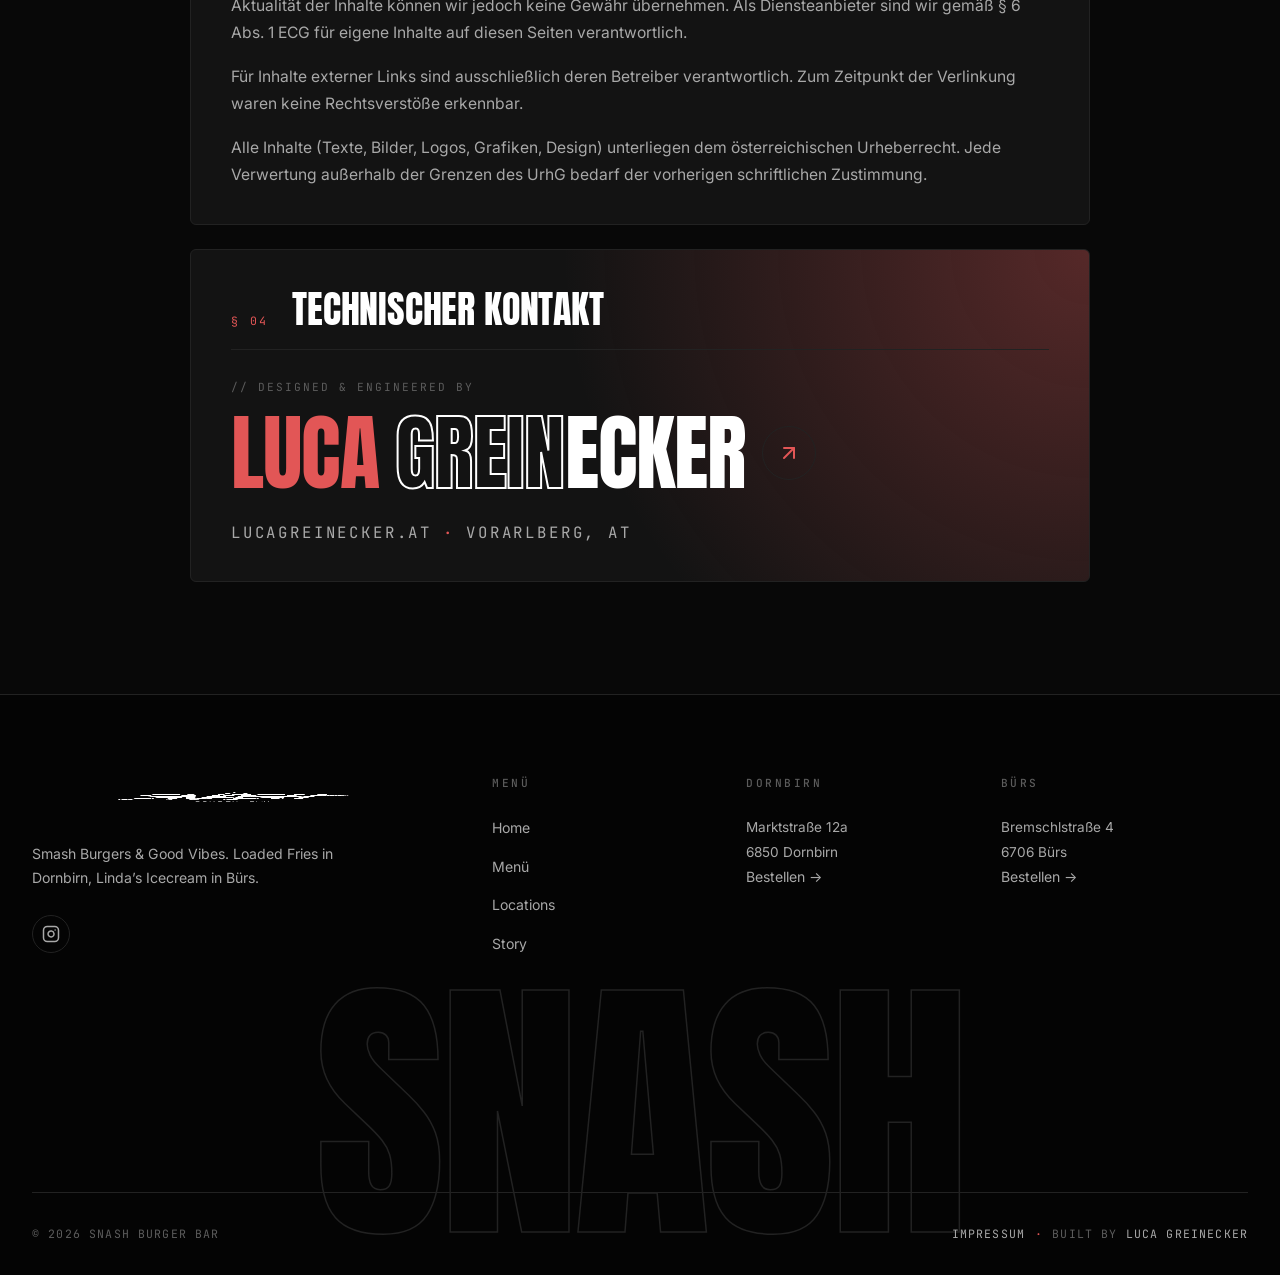
<file: impressum.html>
<!DOCTYPE html>
<html lang="de">
<head>
    <meta charset="UTF-8">
    <meta name="viewport" content="width=device-width, initial-scale=1.0">
    <title>Impressum · SNASH Burger Bar</title>
    <meta name="description" content="Impressum & Offenlegung gemäß § 5 ECG und § 25 MedienG — SNASH Gastronomie GmbH, Bremschlstraße 4, 6706 Bürs, Österreich.">
    <meta name="theme-color" content="#080808">
    <meta name="robots" content="index, follow">
    <link rel="icon" type="image/png" href="snash-nobg.png">

    <!-- Open Graph / Social -->
    <meta property="og:type" content="website">
    <meta property="og:site_name" content="SNASH Burger Bar">
    <meta property="og:title" content="Impressum · SNASH Burger Bar">
    <meta property="og:description" content="Impressum & Offenlegung der SNASH Gastronomie GmbH.">
    <meta property="og:image" content="snash.jpg">
    <meta property="og:locale" content="de_AT">
    <meta name="twitter:card" content="summary_large_image">
    <meta name="twitter:title" content="Impressum · SNASH Burger Bar">
    <meta name="twitter:description" content="Impressum & Offenlegung der SNASH Gastronomie GmbH.">
    <meta name="twitter:image" content="snash.jpg">

    <link rel="preconnect" href="https://fonts.googleapis.com">
    <link rel="preconnect" href="https://fonts.gstatic.com" crossorigin>
    <link href="https://fonts.googleapis.com/css2?family=Anton&family=Inter:wght@400;500;700&family=JetBrains+Mono:wght@400;500&display=swap" rel="stylesheet">
    <link rel="stylesheet" href="styles.css">
    <link rel="stylesheet" href="impressum.css">
</head>
<body>

    <div class="cursor-dot"></div>
    <div class="cursor-ring"></div>
    <div class="scroll-progress" id="scrollProgress"></div>

    <!-- ========== NAVIGATION ========== -->
    <nav class="site-nav" id="navbar">
        <a href="index.html" class="nav-logo" aria-label="SNASH Burger Bar — Startseite">
            <img src="snash-nobg.png" alt="" width="400" height="400" fetchpriority="high">
            <span class="nav-status" id="navStatus" hidden aria-live="polite">
                <span class="nav-status-dot" aria-hidden="true"></span>
                <span class="nav-status-text"></span>
            </span>
        </a>
        <button class="menu-toggle" id="menuToggle" type="button" aria-label="Menü öffnen" aria-expanded="false" aria-controls="navLinks">
            <span></span><span></span><span></span>
        </button>
        <ul class="nav-links" id="navLinks">
            <li><a href="index.html">Home</a></li>
            <li><a href="menu.html">Menü</a></li>
            <li><a href="locations.html">Locations</a></li>
            <li><a href="story.html">Story</a></li>
            <li><a href="#order" class="nav-cta">Bestellen</a></li>
        </ul>
    </nav>

    <!-- ========== PAGE HEADER ========== -->
    <header class="page-header">
        <div class="page-header-content">
            <div class="breadcrumb">
                <a href="index.html">Home</a>
                <span class="sep">/</span>
                <span>Impressum</span>
            </div>
            <h1>
                <span class="outline">The</span> <span class="orange">Fineprint.</span>
            </h1>
            <p>Das Kleingedruckte. Pflicht gemäß § 5 ECG und § 24/25 MedienG. Wir halten uns dran &mdash; und du kennst jetzt unsere Anwälte.</p>
        </div>
    </header>

    <!-- ========== LEGAL ========== -->
    <section class="legal">
        <div class="legal-wrap">

            <!-- Impressum Card -->
            <article class="legal-card reveal">
                <header class="legal-card-head">
                    <span class="legal-num">§ 01</span>
                    <h2>Medien&shy;inhaber &amp; Betreiber</h2>
                </header>

                <dl class="legal-grid">
                    <dt>Firma</dt>
                    <dd><strong>SNASH Gastronomie GmbH</strong></dd>

                    <dt>Anschrift</dt>
                    <dd>
                        <address>
                            Bremschlstraße 4<br>
                            6706 Bürs<br>
                            Österreich
                        </address>
                    </dd>

                    <dt>Unternehmens&shy;gegenstand</dt>
                    <dd>Gastronomiebetrieb &mdash; Smash Burgers, Loaded Fries &amp; Good Vibes</dd>

                    <dt>Kontakt</dt>
                    <dd>
                        <a href="https://www.instagram.com/snash.dornbirn/" target="_blank" rel="noopener">Instagram @snash.dornbirn</a>
                    </dd>

                    <dt>Mitgliedschaften</dt>
                    <dd>Wirtschaftskammer Österreich, WK Vorarlberg &mdash; Fachgruppe Gastronomie</dd>

                    <dt>Anwendbare Rechts&shy;vorschriften</dt>
                    <dd>Gewerbeordnung (GewO) 1994 &mdash; abrufbar unter <a href="https://www.ris.bka.gv.at" target="_blank" rel="noopener">ris.bka.gv.at</a></dd>

                    <dt>Aufsichts&shy;behörde</dt>
                    <dd>Bezirkshauptmannschaft Bludenz</dd>
                </dl>
            </article>

            <!-- EU Streitbeilegung -->
            <article class="legal-card reveal">
                <header class="legal-card-head">
                    <span class="legal-num">§ 02</span>
                    <h2>Online-Streit&shy;beilegung</h2>
                </header>
                <p>
                    Verbraucher können Beschwerden an die Online-Streit&shy;beilegungs&shy;plattform der EU
                    richten: <a href="https://ec.europa.eu/consumers/odr" target="_blank" rel="noopener">ec.europa.eu/consumers/odr</a>.
                    Wir sind jedoch <strong>nicht verpflichtet und nicht bereit</strong>, an einem
                    Streitbeilegungs&shy;verfahren vor einer Verbraucher&shy;schlichtungsstelle teilzunehmen.
                </p>
            </article>

            <!-- Haftung / Urheberrecht -->
            <article class="legal-card reveal">
                <header class="legal-card-head">
                    <span class="legal-num">§ 03</span>
                    <h2>Haftung &amp; Urheberrecht</h2>
                </header>
                <p>
                    Die Inhalte dieser Website wurden mit größt&shy;möglicher Sorgfalt erstellt. Für die Richtigkeit,
                    Vollständigkeit und Aktualität der Inhalte können wir jedoch keine Gewähr übernehmen. Als
                    Diensteanbieter sind wir gemäß § 6 Abs. 1 ECG für eigene Inhalte auf diesen Seiten
                    verantwortlich.
                </p>
                <p>
                    Für Inhalte externer Links sind ausschließlich deren Betreiber verantwortlich. Zum Zeitpunkt der
                    Verlinkung waren keine Rechtsverstöße erkennbar.
                </p>
                <p>
                    Alle Inhalte (Texte, Bilder, Logos, Grafiken, Design) unterliegen dem österreichischen
                    Urheberrecht. Jede Verwertung außerhalb der Grenzen des UrhG bedarf der vorherigen
                    schriftlichen Zustimmung.
                </p>
            </article>

            <!-- Built by -->
            <article class="legal-card built-by reveal">
                <header class="legal-card-head">
                    <span class="legal-num">§ 04</span>
                    <h2>Technischer Kontakt</h2>
                </header>

                <div class="built-by-body">
                    <div class="built-by-label">
                        <span class="mono">// designed &amp; engineered by</span>
                    </div>
                    <a href="https://lucagreinecker.at" target="_blank" rel="noopener" class="built-by-name">
                        <span class="built-by-line1">Luca</span>
                        <span class="built-by-line2"><span class="outline">Grein</span>ecker</span>
                        <span class="built-by-arrow" aria-hidden="true">
                            <svg viewBox="0 0 24 24" fill="none" stroke="currentColor" stroke-width="2" stroke-linecap="round" stroke-linejoin="round">
                                <line x1="7" y1="17" x2="17" y2="7"></line>
                                <polyline points="7 7 17 7 17 17"></polyline>
                            </svg>
                        </span>
                    </a>
                    <p class="built-by-meta mono">
                        <span>lucagreinecker.at</span>
                        <span class="sep">·</span>
                        <span>Vorarlberg, AT</span>
                    </p>
                </div>
            </article>

        </div>
    </section>

    <!-- ========== FOOTER ========== -->
    <footer class="site-footer">
        <div class="footer-content">
            <div class="footer-col footer-brand">
                <img src="snash-nobg.png" alt="SNASH Burger Bar" width="400" height="400" loading="lazy" decoding="async">
                <p>Smash Burgers &amp; Good Vibes. Loaded Fries in Dornbirn, Linda&rsquo;s Icecream in Bürs.</p>
                <div class="footer-socials">
                    <a href="https://www.instagram.com/snash.dornbirn/" target="_blank" rel="noopener" aria-label="Instagram">
                        <svg viewBox="0 0 24 24" fill="none" stroke="currentColor" stroke-width="2" stroke-linecap="round" stroke-linejoin="round">
                            <rect x="2" y="2" width="20" height="20" rx="5" ry="5"></rect>
                            <path d="M16 11.37A4 4 0 1 1 12.63 8 4 4 0 0 1 16 11.37z"></path>
                            <line x1="17.5" y1="6.5" x2="17.51" y2="6.5"></line>
                        </svg>
                    </a>
                </div>
            </div>
            <div class="footer-col">
                <h4>Menü</h4>
                <ul>
                    <li><a href="index.html">Home</a></li>
                    <li><a href="menu.html">Menü</a></li>
                    <li><a href="locations.html">Locations</a></li>
                    <li><a href="story.html">Story</a></li>
                </ul>
            </div>
            <div class="footer-col">
                <h4>Dornbirn</h4>
                <address>
                    Marktstraße 12a<br>
                    6850 Dornbirn<br>
                    <a href="https://order.storekit.com/snash-burger-2/menu" target="_blank" rel="noopener">Bestellen →</a>
                </address>
            </div>
            <div class="footer-col">
                <h4>Bürs</h4>
                <address>
                    Bremschlstraße 4<br>
                    6706 Bürs<br>
                    <a href="https://leaf-order.eu/m/snashbuers/" target="_blank" rel="noopener">Bestellen →</a>
                </address>
            </div>
        </div>
        <div class="footer-huge">SNASH</div>
        <div class="footer-bottom">
            <span>&copy; <span id="year">2025</span> SNASH Burger Bar</span>
            <span class="footer-legal-links">
                <a href="impressum.html">Impressum</a>
                <span class="sep">·</span>
                <span>Built by <a href="https://lucagreinecker.at" target="_blank" rel="noopener">Luca Greinecker</a></span>
            </span>
        </div>
    </footer>

    <script src="script.js"></script>
</body>
</html>
</file>
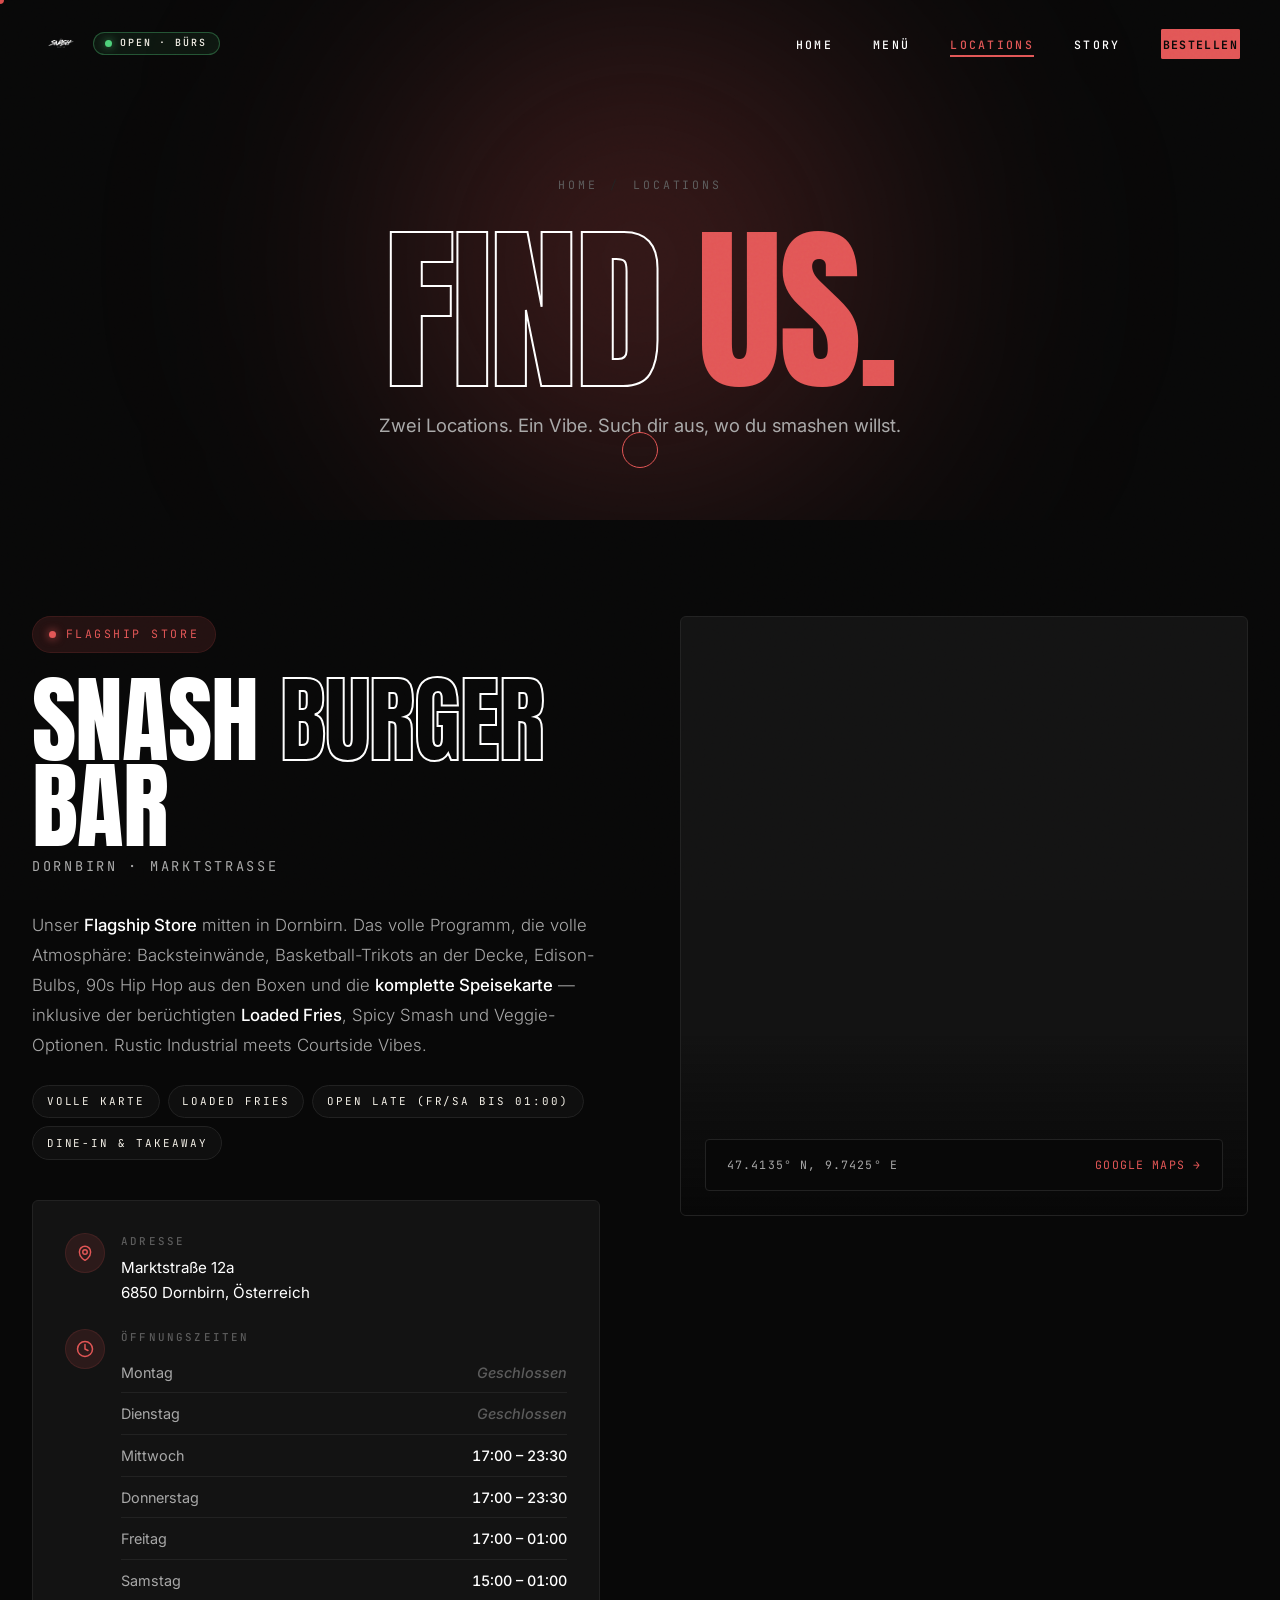
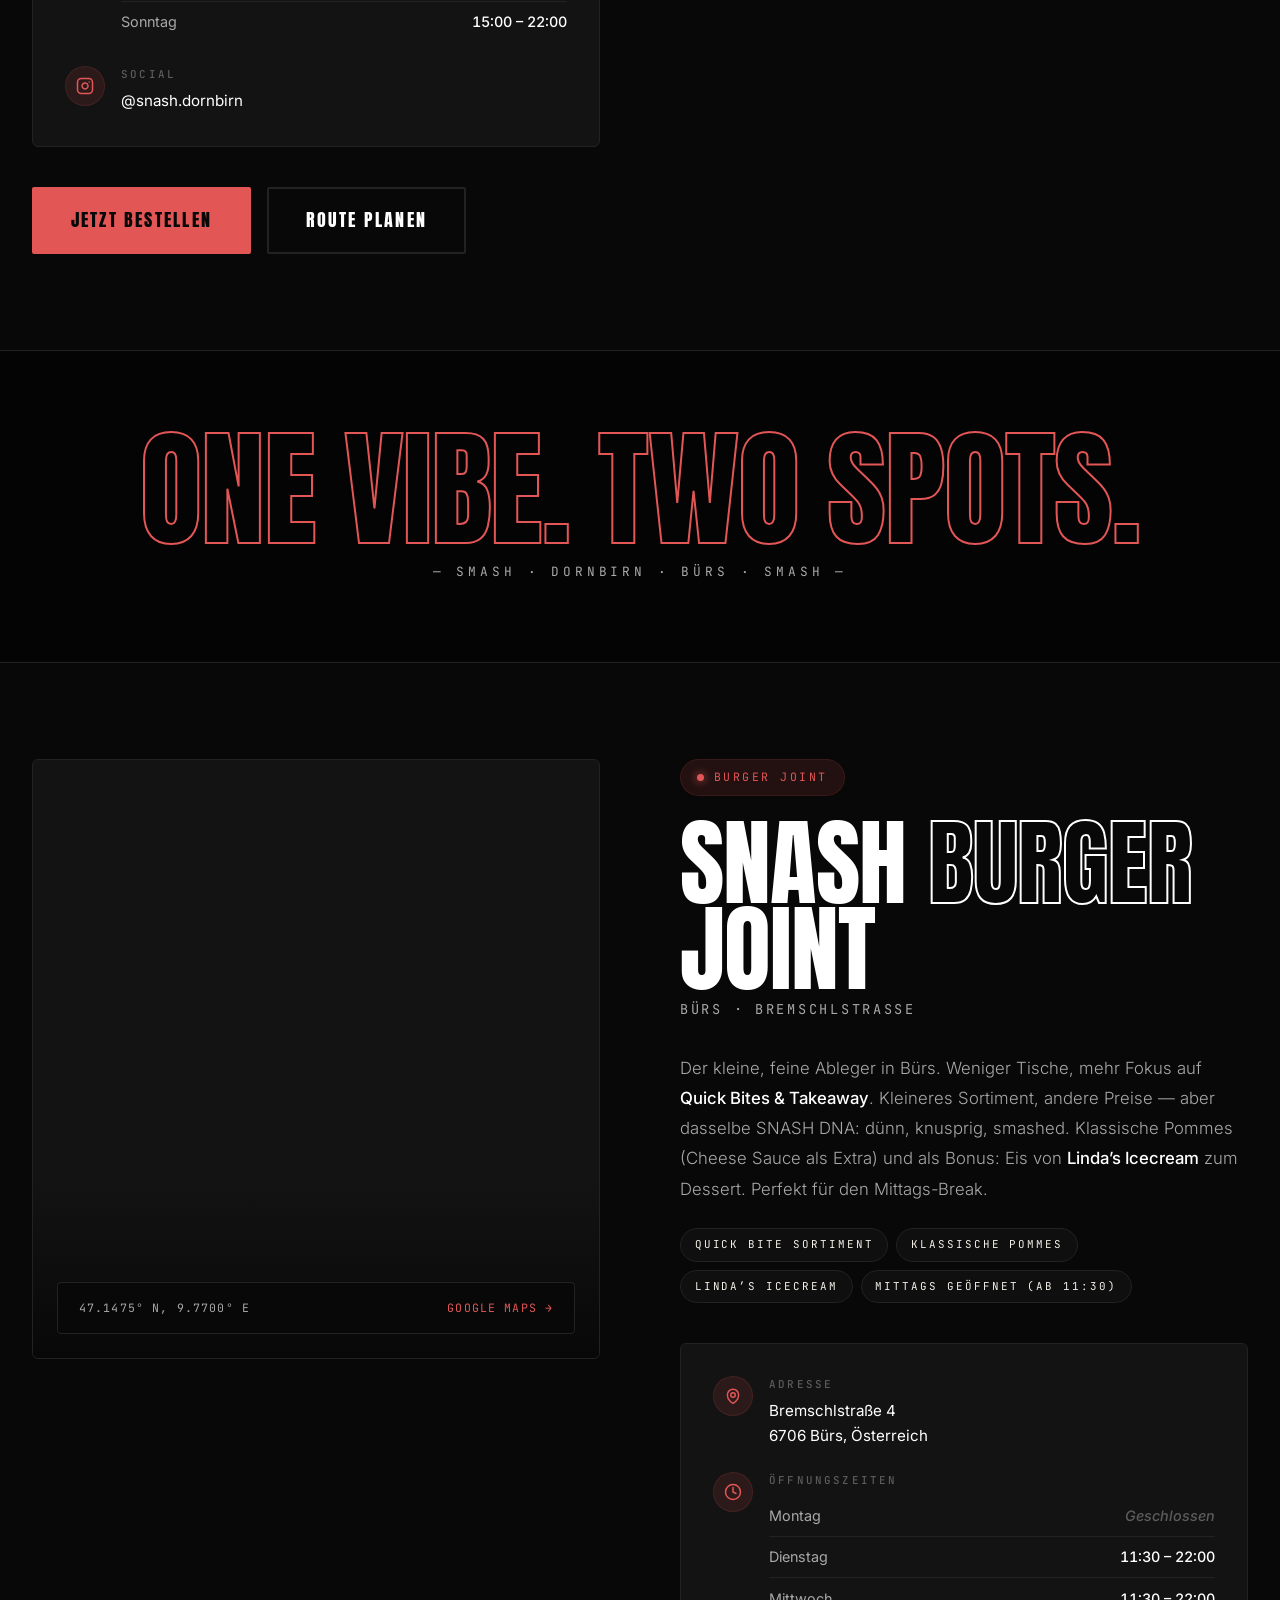
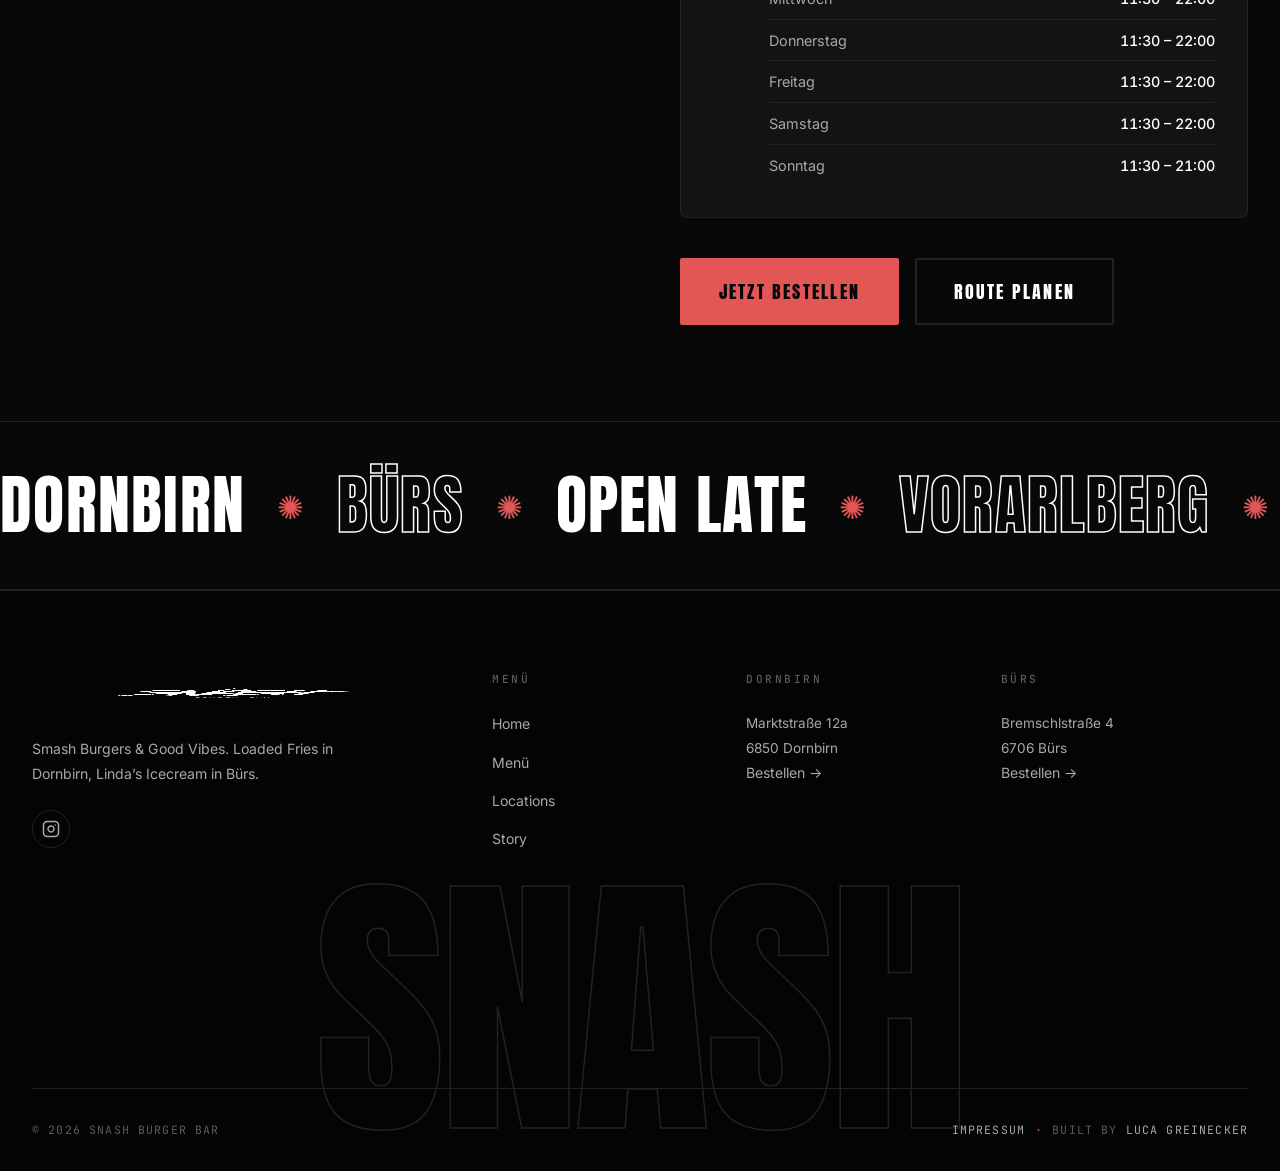
<file: locations.html>
<!DOCTYPE html>
<html lang="de">
<head>
    <meta charset="UTF-8">
    <meta name="viewport" content="width=device-width, initial-scale=1.0">
    <title>Locations · SNASH Burger Bar</title>
    <meta name="description" content="SNASH Burger Bar Locations — Dornbirn (Marktstraße 12a) und Bürs (Bremschlstraße 4). Öffnungszeiten, Adressen und Bestell-Links.">
    <meta name="theme-color" content="#080808">
    <link rel="icon" type="image/png" href="snash-nobg.png">

    <!-- Open Graph / Social -->
    <meta property="og:type" content="website">
    <meta property="og:site_name" content="SNASH Burger Bar">
    <meta property="og:title" content="Locations · SNASH Burger Bar">
    <meta property="og:description" content="Zwei SNASH Locations in Vorarlberg — Dornbirn (Marktstraße 12a) und Bürs (Bremschlstraße 4). Öffnungszeiten und Adressen.">
    <meta property="og:image" content="snash.jpg">
    <meta property="og:locale" content="de_AT">
    <meta name="twitter:card" content="summary_large_image">
    <meta name="twitter:title" content="Locations · SNASH Burger Bar">
    <meta name="twitter:description" content="Zwei SNASH Locations in Vorarlberg — Dornbirn (Marktstraße 12a) und Bürs (Bremschlstraße 4).">
    <meta name="twitter:image" content="snash.jpg">

    <link rel="preconnect" href="https://fonts.googleapis.com">
    <link rel="preconnect" href="https://fonts.gstatic.com" crossorigin>
    <link href="https://fonts.googleapis.com/css2?family=Anton&family=Inter:wght@400;500;700&family=JetBrains+Mono:wght@400;500&display=swap" rel="stylesheet">
    <link rel="stylesheet" href="styles.css">
    <link rel="stylesheet" href="locations.css">
</head>
<body>

    <div class="cursor-dot"></div>
    <div class="cursor-ring"></div>
    <div class="scroll-progress" id="scrollProgress"></div>

    <!-- ========== NAVIGATION ========== -->
    <nav class="site-nav" id="navbar">
        <a href="index.html" class="nav-logo" aria-label="SNASH Burger Bar — Startseite">
            <img src="snash-nobg.png" alt="" width="400" height="400" fetchpriority="high">
            <span class="nav-status" id="navStatus" hidden aria-live="polite">
                <span class="nav-status-dot" aria-hidden="true"></span>
                <span class="nav-status-text"></span>
            </span>
        </a>
        <button class="menu-toggle" id="menuToggle" type="button" aria-label="Menü öffnen" aria-expanded="false" aria-controls="navLinks">
            <span></span><span></span><span></span>
        </button>
        <ul class="nav-links" id="navLinks">
            <li><a href="index.html">Home</a></li>
            <li><a href="menu.html">Menü</a></li>
            <li><a href="locations.html" class="active">Locations</a></li>
            <li><a href="story.html">Story</a></li>
            <li><a href="#order" class="nav-cta">Bestellen</a></li>
        </ul>
    </nav>

    <!-- ========== PAGE HEADER ========== -->
    <header class="page-header">
        <div class="page-header-content">
            <div class="breadcrumb">
                <a href="index.html">Home</a>
                <span class="sep">/</span>
                <span>Locations</span>
            </div>
            <h1>
                <span class="outline">Find</span> <span class="orange">Us.</span>
            </h1>
            <p>Zwei Locations. Ein Vibe. Such dir aus, wo du smashen willst.</p>
        </div>
    </header>

    <!-- ========== DORNBIRN ========== -->
    <section id="dornbirn" class="loc-section">
        <div class="loc-wrap">
            <div class="loc-info reveal">
                <span class="loc-tag"><span class="live-dot"></span>Flagship Store</span>
                <h2 class="loc-title">SNASH <span class="outline">Burger</span> Bar</h2>
                <p class="loc-city">Dornbirn · Marktstraße</p>

                <p class="loc-description">
                    Unser <strong>Flagship Store</strong> mitten in Dornbirn. Das volle Programm, die volle Atmosphäre:
                    Backsteinwände, Basketball-Trikots an der Decke, Edison-Bulbs, 90s Hip Hop aus den Boxen und die
                    <strong>komplette Speisekarte</strong> &mdash; inklusive der berüchtigten <strong>Loaded Fries</strong>, Spicy Smash und Veggie-Optionen. Rustic Industrial meets Courtside Vibes.
                </p>

                <ul class="loc-highlights" aria-label="Highlights Dornbirn">
                    <li>Volle Karte</li>
                    <li>Loaded Fries</li>
                    <li>Open Late (Fr/Sa bis 01:00)</li>
                    <li>Dine-in &amp; Takeaway</li>
                </ul>

                <div class="loc-details">
                    <div class="loc-detail-row">
                        <div class="loc-detail-icon">
                            <svg viewBox="0 0 24 24" fill="none" stroke="currentColor" stroke-width="2">
                                <path stroke-linecap="round" stroke-linejoin="round" d="M15 10.5a3 3 0 11-6 0 3 3 0 016 0z"></path>
                                <path stroke-linecap="round" stroke-linejoin="round" d="M19.5 10.5c0 7.142-7.5 11.25-7.5 11.25S4.5 17.642 4.5 10.5a7.5 7.5 0 1115 0z"></path>
                            </svg>
                        </div>
                        <div class="loc-detail-content">
                            <h4>Adresse</h4>
                            <address>
                                <a href="https://maps.google.com/?q=Marktstra%C3%9Fe+12a%2C+6850+Dornbirn" target="_blank" rel="noopener">
                                    Marktstraße 12a<br>6850 Dornbirn, Österreich
                                </a>
                            </address>
                        </div>
                    </div>

                    <div class="loc-detail-row">
                        <div class="loc-detail-icon">
                            <svg viewBox="0 0 24 24" fill="none" stroke="currentColor" stroke-width="2" stroke-linecap="round" stroke-linejoin="round">
                                <circle cx="12" cy="12" r="10"></circle>
                                <polyline points="12 6 12 12 16 14"></polyline>
                            </svg>
                        </div>
                        <div class="loc-detail-content">
                            <h4>Öffnungszeiten</h4>
                            <table class="loc-hours-table">
                                <tr class="closed"><td>Montag</td><td>Geschlossen</td></tr>
                                <tr class="closed"><td>Dienstag</td><td>Geschlossen</td></tr>
                                <tr><td>Mittwoch</td><td>17:00 – 23:30</td></tr>
                                <tr><td>Donnerstag</td><td>17:00 – 23:30</td></tr>
                                <tr><td>Freitag</td><td>17:00 – 01:00</td></tr>
                                <tr><td>Samstag</td><td>15:00 – 01:00</td></tr>
                                <tr><td>Sonntag</td><td>15:00 – 22:00</td></tr>
                            </table>
                        </div>
                    </div>

                    <div class="loc-detail-row">
                        <div class="loc-detail-icon">
                            <svg viewBox="0 0 24 24" fill="none" stroke="currentColor" stroke-width="2" stroke-linecap="round" stroke-linejoin="round">
                                <rect x="2" y="2" width="20" height="20" rx="5" ry="5"></rect>
                                <path d="M16 11.37A4 4 0 1 1 12.63 8 4 4 0 0 1 16 11.37z"></path>
                                <line x1="17.5" y1="6.5" x2="17.51" y2="6.5"></line>
                            </svg>
                        </div>
                        <div class="loc-detail-content">
                            <h4>Social</h4>
                            <p><a href="https://www.instagram.com/snash.dornbirn/" target="_blank" rel="noopener">@snash.dornbirn</a></p>
                        </div>
                    </div>
                </div>

                <div class="loc-actions">
                    <a href="https://order.storekit.com/snash-burger-2/menu" target="_blank" rel="noopener" class="btn btn-primary">Jetzt bestellen</a>
                    <a href="https://maps.google.com/?q=Marktstra%C3%9Fe+12a%2C+6850+Dornbirn" target="_blank" rel="noopener" class="btn btn-outline">Route planen</a>
                </div>
            </div>

            <div class="loc-map reveal delay-1">
                <iframe
                    src="https://www.openstreetmap.org/export/embed.html?bbox=9.736%2C47.411%2C9.749%2C47.416&amp;layer=mapnik&amp;marker=47.4135%2C9.7425"
                    loading="lazy"
                    referrerpolicy="no-referrer-when-downgrade"
                    title="SNASH Dornbirn Map"></iframe>
                <div class="loc-map-label">
                    <span>47.4135° N, 9.7425° E</span>
                    <a href="https://maps.google.com/?q=Marktstra%C3%9Fe+12a%2C+6850+Dornbirn" target="_blank" rel="noopener">Google Maps</a>
                </div>
            </div>
        </div>
    </section>

    <!-- Divider -->
    <div class="loc-divider">
        <h2>One Vibe. Two Spots.</h2>
        <p>— Smash · Dornbirn · Bürs · Smash —</p>
    </div>

    <!-- ========== BÜRS ========== -->
    <section id="buers" class="loc-section reverse">
        <div class="loc-wrap">
            <div class="loc-info reveal delay-1">
                <span class="loc-tag"><span class="live-dot"></span>Burger Joint</span>
                <h2 class="loc-title">SNASH <span class="outline">Burger</span> Joint</h2>
                <p class="loc-city">Bürs · Bremschlstraße</p>

                <p class="loc-description">
                    Der kleine, feine Ableger in Bürs. Weniger Tische, mehr Fokus auf
                    <strong>Quick Bites &amp; Takeaway</strong>. Kleineres Sortiment, andere Preise &mdash;
                    aber dasselbe SNASH&nbsp;DNA: dünn, knusprig, smashed. Klassische Pommes (Cheese Sauce als Extra)
                    und als Bonus: Eis von <strong>Linda&rsquo;s Icecream</strong> zum Dessert. Perfekt für den Mittags-Break.
                </p>

                <ul class="loc-highlights" aria-label="Highlights Bürs">
                    <li>Quick Bite Sortiment</li>
                    <li>Klassische Pommes</li>
                    <li>Linda&rsquo;s Icecream</li>
                    <li>Mittags geöffnet (ab 11:30)</li>
                </ul>

                <div class="loc-details">
                    <div class="loc-detail-row">
                        <div class="loc-detail-icon">
                            <svg viewBox="0 0 24 24" fill="none" stroke="currentColor" stroke-width="2">
                                <path stroke-linecap="round" stroke-linejoin="round" d="M15 10.5a3 3 0 11-6 0 3 3 0 016 0z"></path>
                                <path stroke-linecap="round" stroke-linejoin="round" d="M19.5 10.5c0 7.142-7.5 11.25-7.5 11.25S4.5 17.642 4.5 10.5a7.5 7.5 0 1115 0z"></path>
                            </svg>
                        </div>
                        <div class="loc-detail-content">
                            <h4>Adresse</h4>
                            <address>
                                <a href="https://maps.google.com/?q=Bremschlstra%C3%9Fe+4%2C+6706+B%C3%BCrs" target="_blank" rel="noopener">
                                    Bremschlstraße 4<br>6706 Bürs, Österreich
                                </a>
                            </address>
                        </div>
                    </div>

                    <div class="loc-detail-row">
                        <div class="loc-detail-icon">
                            <svg viewBox="0 0 24 24" fill="none" stroke="currentColor" stroke-width="2" stroke-linecap="round" stroke-linejoin="round">
                                <circle cx="12" cy="12" r="10"></circle>
                                <polyline points="12 6 12 12 16 14"></polyline>
                            </svg>
                        </div>
                        <div class="loc-detail-content">
                            <h4>Öffnungszeiten</h4>
                            <table class="loc-hours-table">
                                <tr class="closed"><td>Montag</td><td>Geschlossen</td></tr>
                                <tr><td>Dienstag</td><td>11:30 – 22:00</td></tr>
                                <tr><td>Mittwoch</td><td>11:30 – 22:00</td></tr>
                                <tr><td>Donnerstag</td><td>11:30 – 22:00</td></tr>
                                <tr><td>Freitag</td><td>11:30 – 22:00</td></tr>
                                <tr><td>Samstag</td><td>11:30 – 22:00</td></tr>
                                <tr><td>Sonntag</td><td>11:30 – 21:00</td></tr>
                            </table>
                        </div>
                    </div>

                </div>

                <div class="loc-actions">
                    <a href="https://leaf-order.eu/m/snashbuers/" target="_blank" rel="noopener" class="btn btn-primary">Jetzt bestellen</a>
                    <a href="https://maps.google.com/?q=Bremschlstra%C3%9Fe+4%2C+6706+B%C3%BCrs" target="_blank" rel="noopener" class="btn btn-outline">Route planen</a>
                </div>
            </div>

            <div class="loc-map reveal">
                <iframe
                    src="https://www.openstreetmap.org/export/embed.html?bbox=9.764%2C47.143%2C9.776%2C47.151&amp;layer=mapnik&amp;marker=47.1475%2C9.7700"
                    loading="lazy"
                    referrerpolicy="no-referrer-when-downgrade"
                    title="SNASH Bürs Map"></iframe>
                <div class="loc-map-label">
                    <span>47.1475° N, 9.7700° E</span>
                    <a href="https://maps.google.com/?q=Bremschlstra%C3%9Fe+4%2C+6706+B%C3%BCrs" target="_blank" rel="noopener">Google Maps</a>
                </div>
            </div>
        </div>
    </section>

    <!-- Marquee -->
    <div class="marquee">
        <div class="marquee-track">
            <div>
                <span>Dornbirn</span><span class="star">✺</span>
                <span class="outline">Bürs</span><span class="star">✺</span>
                <span>Open Late</span><span class="star">✺</span>
                <span class="outline">Vorarlberg</span><span class="star">✺</span>
                <span>Smash Life</span><span class="star">✺</span>
            </div>
            <div aria-hidden="true">
                <span>Dornbirn</span><span class="star">✺</span>
                <span class="outline">Bürs</span><span class="star">✺</span>
                <span>Open Late</span><span class="star">✺</span>
                <span class="outline">Vorarlberg</span><span class="star">✺</span>
                <span>Smash Life</span><span class="star">✺</span>
            </div>
        </div>
    </div>

    <!-- ========== FOOTER ========== -->
    <footer class="site-footer">
        <div class="footer-content">
            <div class="footer-col footer-brand">
                <img src="snash-nobg.png" alt="SNASH Burger Bar" width="400" height="400" loading="lazy" decoding="async">
                <p>Smash Burgers &amp; Good Vibes. Loaded Fries in Dornbirn, Linda&rsquo;s Icecream in Bürs.</p>
                <div class="footer-socials">
                    <a href="https://www.instagram.com/snash.dornbirn/" target="_blank" rel="noopener" aria-label="Instagram">
                        <svg viewBox="0 0 24 24" fill="none" stroke="currentColor" stroke-width="2" stroke-linecap="round" stroke-linejoin="round">
                            <rect x="2" y="2" width="20" height="20" rx="5" ry="5"></rect>
                            <path d="M16 11.37A4 4 0 1 1 12.63 8 4 4 0 0 1 16 11.37z"></path>
                            <line x1="17.5" y1="6.5" x2="17.51" y2="6.5"></line>
                        </svg>
                    </a>
                </div>
            </div>
            <div class="footer-col">
                <h4>Menü</h4>
                <ul>
                    <li><a href="index.html">Home</a></li>
                    <li><a href="menu.html">Menü</a></li>
                    <li><a href="locations.html">Locations</a></li>
                    <li><a href="story.html">Story</a></li>
                </ul>
            </div>
            <div class="footer-col">
                <h4>Dornbirn</h4>
                <address>
                    Marktstraße 12a<br>
                    6850 Dornbirn<br>
                    <a href="https://order.storekit.com/snash-burger-2/menu" target="_blank" rel="noopener">Bestellen →</a>
                </address>
            </div>
            <div class="footer-col">
                <h4>Bürs</h4>
                <address>
                    Bremschlstraße 4<br>
                    6706 Bürs<br>
                    <a href="https://leaf-order.eu/m/snashbuers/" target="_blank" rel="noopener">Bestellen →</a>
                </address>
            </div>
        </div>
        <div class="footer-huge">SNASH</div>
        <div class="footer-bottom">
            <span>&copy; <span id="year">2025</span> SNASH Burger Bar</span>
            <span class="footer-legal-links">
                <a href="impressum.html">Impressum</a>
                <span class="sep">·</span>
                <span>Built by <a href="https://lucagreinecker.at" target="_blank" rel="noopener">Luca Greinecker</a></span>
            </span>
        </div>
    </footer>

    <script src="script.js"></script>
</body>
</html>
</file>
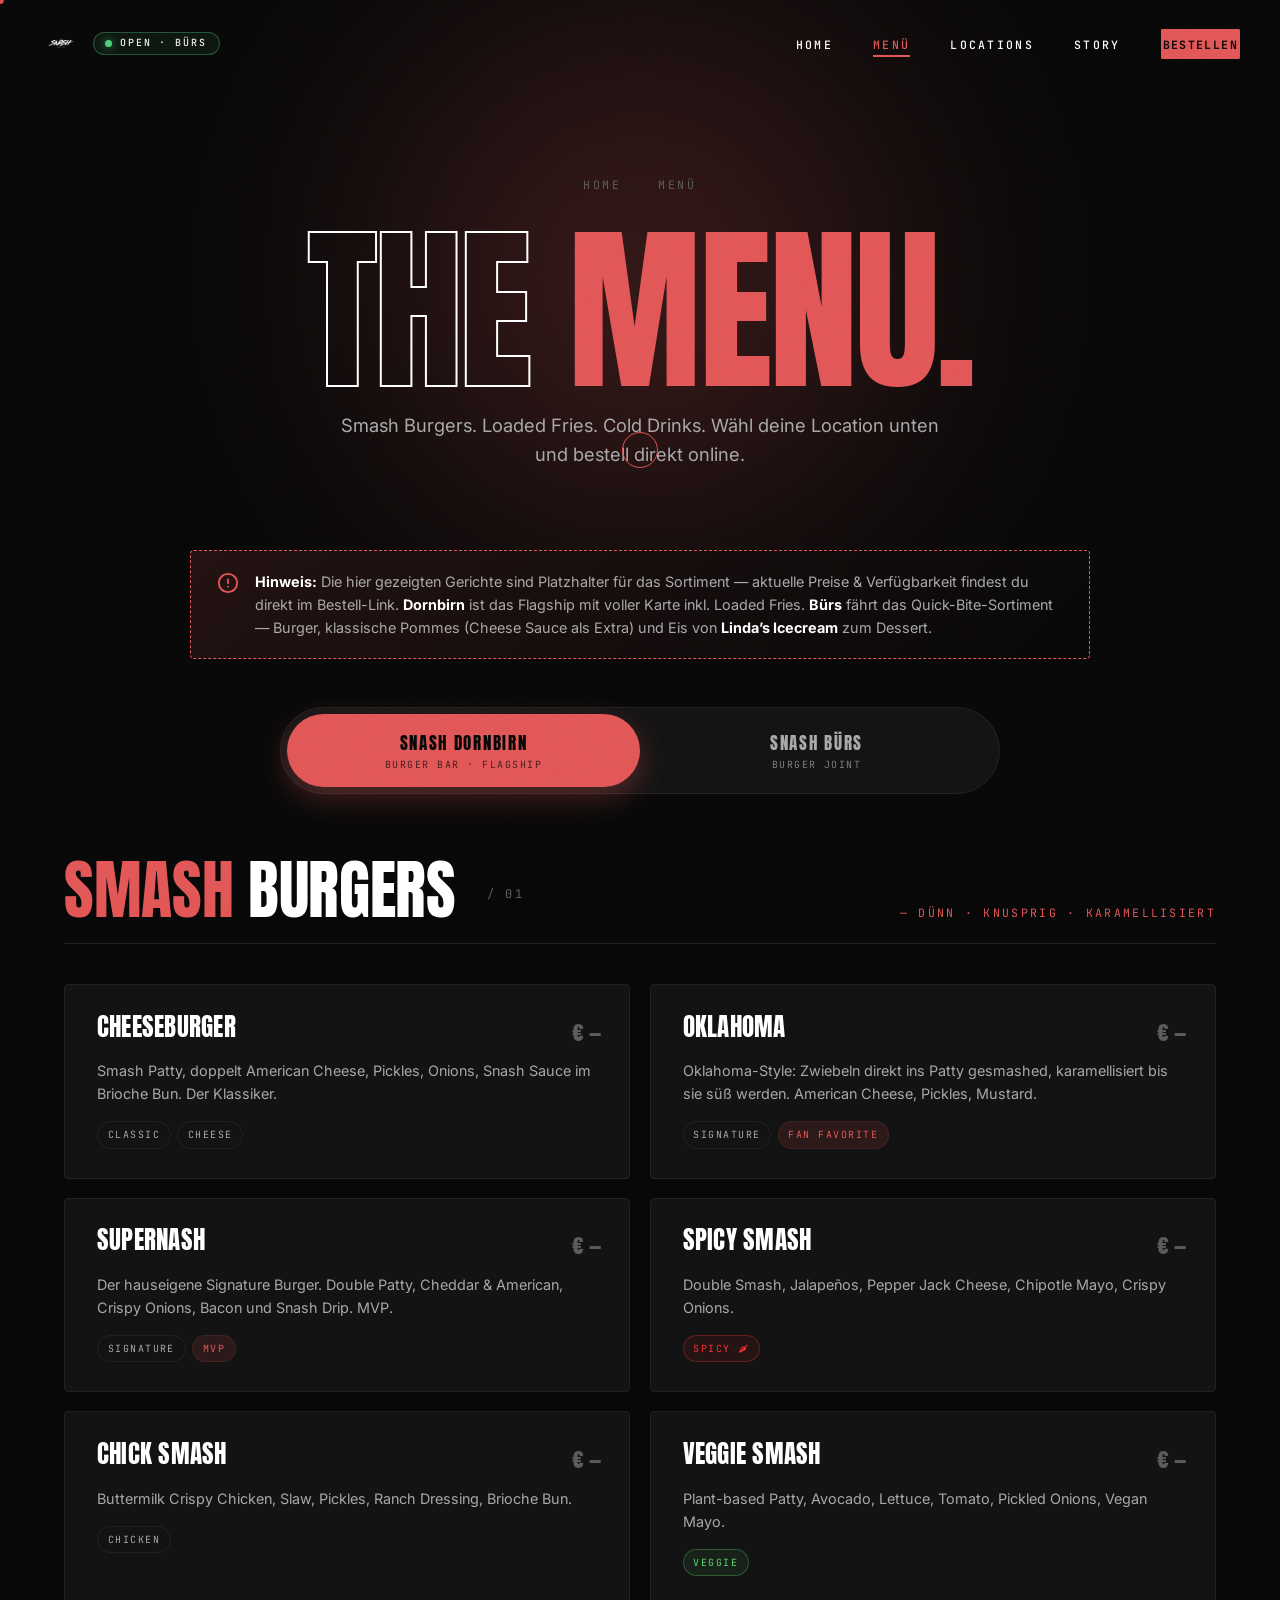
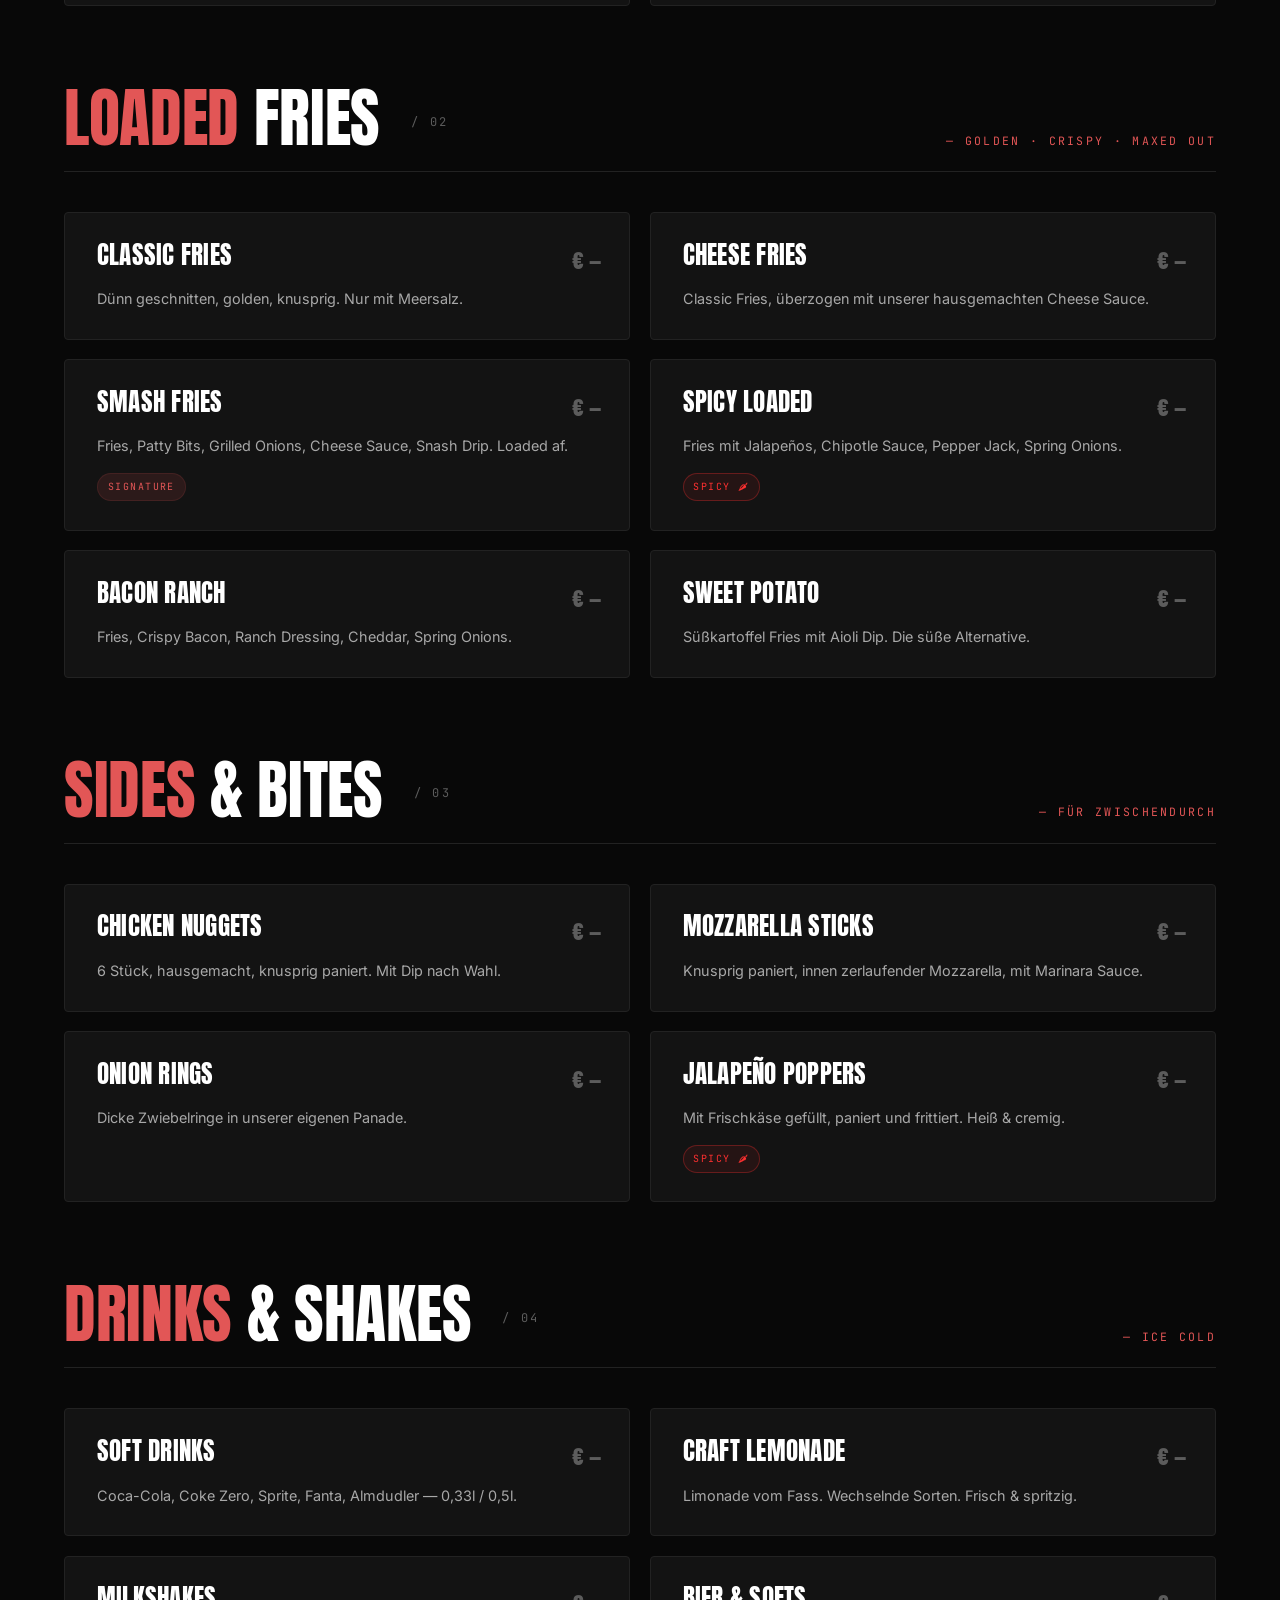
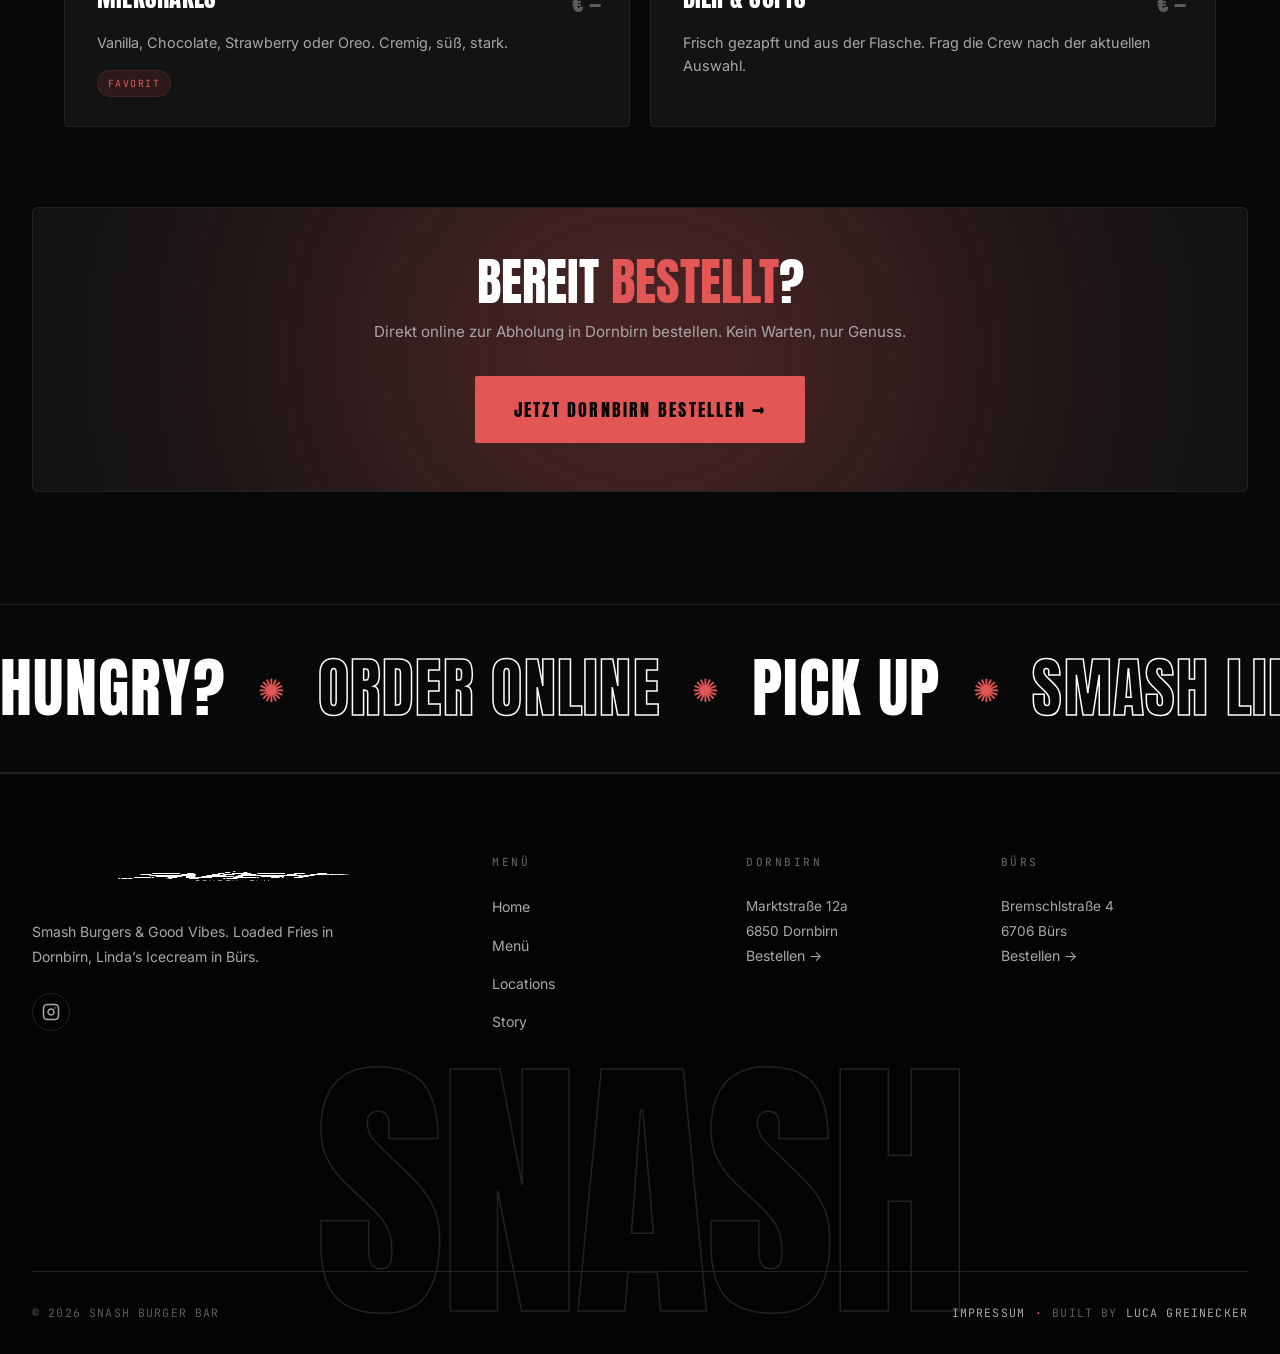
<file: menu.html>
<!DOCTYPE html>
<html lang="de">
<head>
    <meta charset="UTF-8">
    <meta name="viewport" content="width=device-width, initial-scale=1.0">
    <title>Menü · SNASH Burger Bar</title>
    <meta name="description" content="Das Menü von SNASH Burger Bar — Smash Burgers, Loaded Fries, Sides und Drinks. Dornbirn & Bürs.">
    <meta name="theme-color" content="#080808">
    <link rel="icon" type="image/png" href="snash-nobg.png">

    <!-- Open Graph / Social -->
    <meta property="og:type" content="restaurant.menu">
    <meta property="og:site_name" content="SNASH Burger Bar">
    <meta property="og:title" content="Menü · SNASH Burger Bar">
    <meta property="og:description" content="Smash Burgers, Loaded Fries, Sides und Drinks. Das volle Menü der SNASH Burger Bar in Dornbirn & Bürs.">
    <meta property="og:image" content="snash.jpg">
    <meta property="og:locale" content="de_AT">
    <meta name="twitter:card" content="summary_large_image">
    <meta name="twitter:title" content="Menü · SNASH Burger Bar">
    <meta name="twitter:description" content="Smash Burgers, Loaded Fries, Sides und Drinks. Das volle Menü der SNASH Burger Bar in Dornbirn & Bürs.">
    <meta name="twitter:image" content="snash.jpg">

    <link rel="preconnect" href="https://fonts.googleapis.com">
    <link rel="preconnect" href="https://fonts.gstatic.com" crossorigin>
    <link href="https://fonts.googleapis.com/css2?family=Anton&family=Inter:wght@400;500;700&family=JetBrains+Mono:wght@400;500&display=swap" rel="stylesheet">
    <link rel="stylesheet" href="styles.css">
    <link rel="stylesheet" href="menu.css">
</head>
<body>

    <div class="cursor-dot"></div>
    <div class="cursor-ring"></div>
    <div class="scroll-progress" id="scrollProgress"></div>

    <!-- ========== NAVIGATION ========== -->
    <nav class="site-nav" id="navbar">
        <a href="index.html" class="nav-logo" aria-label="SNASH Burger Bar — Startseite">
            <img src="snash-nobg.png" alt="" width="400" height="400" fetchpriority="high">
            <span class="nav-status" id="navStatus" hidden aria-live="polite">
                <span class="nav-status-dot" aria-hidden="true"></span>
                <span class="nav-status-text"></span>
            </span>
        </a>
        <button class="menu-toggle" id="menuToggle" type="button" aria-label="Menü öffnen" aria-expanded="false" aria-controls="navLinks">
            <span></span><span></span><span></span>
        </button>
        <ul class="nav-links" id="navLinks">
            <li><a href="index.html">Home</a></li>
            <li><a href="menu.html" class="active">Menü</a></li>
            <li><a href="locations.html">Locations</a></li>
            <li><a href="story.html">Story</a></li>
            <li><a href="#order" class="nav-cta">Bestellen</a></li>
        </ul>
    </nav>

    <!-- ========== PAGE HEADER ========== -->
    <header class="page-header">
        <div class="page-header-content">
            <div class="breadcrumb">
                <a href="index.html">Home</a>
                <span class="sep">/</span>
                <span>Menü</span>
            </div>
            <h1>
                <span class="outline">The</span>
                <span class="orange">Menu.</span>
            </h1>
            <p>Smash Burgers. Loaded Fries. Cold Drinks. Wähl deine Location unten und bestell direkt online.</p>
        </div>
    </header>

    <!-- ========== MENU ========== -->
    <section class="menu-section">

        <!-- Notice -->
        <div class="menu-notice reveal">
            <svg viewBox="0 0 24 24" fill="none" stroke="currentColor" stroke-width="2" stroke-linecap="round" stroke-linejoin="round">
                <circle cx="12" cy="12" r="10"></circle>
                <line x1="12" y1="8" x2="12" y2="12"></line>
                <line x1="12" y1="16" x2="12.01" y2="16"></line>
            </svg>
            <div>
                <strong>Hinweis:</strong> Die hier gezeigten Gerichte sind Platzhalter für das Sortiment &mdash; aktuelle Preise &amp; Verfügbarkeit findest du direkt im Bestell-Link.
                <strong class="text-orange">Dornbirn</strong> ist das Flagship mit voller Karte inkl. Loaded Fries.
                <strong class="text-orange">Bürs</strong> fährt das Quick-Bite-Sortiment &mdash; Burger, klassische Pommes (Cheese Sauce als Extra) und Eis von <strong>Linda&rsquo;s Icecream</strong> zum Dessert.
            </div>
        </div>

        <!-- Tabs -->
        <div class="menu-tabs reveal">
            <button class="menu-tab active" data-location="dornbirn">
                SNASH Dornbirn
                <span class="small">Burger Bar · Flagship</span>
            </button>
            <button class="menu-tab" data-location="buers">
                SNASH Bürs
                <span class="small">Burger Joint</span>
            </button>
        </div>

        <!-- ========== DORNBIRN PANEL ========== -->
        <div class="menu-panel active" data-location="dornbirn">

            <!-- Smash Burgers -->
            <div class="menu-category">
                <div class="menu-category-header">
                    <h2 class="menu-category-title"><span class="orange">Smash</span> Burgers <span class="small">/ 01</span></h2>
                    <span class="menu-category-sub">— Dünn · Knusprig · Karamellisiert</span>
                </div>
                <div class="menu-grid">

                    <div class="menu-item">
                        <div class="menu-item-head">
                            <h3 class="menu-item-name">Cheeseburger</h3>
                            <span class="menu-item-price placeholder">€ —</span>
                        </div>
                        <p class="menu-item-desc">Smash Patty, doppelt American Cheese, Pickles, Onions, Snash Sauce im Brioche Bun. Der Klassiker.</p>
                        <div class="menu-item-tags">
                            <span class="menu-item-tag">Classic</span>
                            <span class="menu-item-tag">Cheese</span>
                        </div>
                    </div>

                    <div class="menu-item">
                        <div class="menu-item-head">
                            <h3 class="menu-item-name">Oklahoma</h3>
                            <span class="menu-item-price placeholder">€ —</span>
                        </div>
                        <p class="menu-item-desc">Oklahoma-Style: Zwiebeln direkt ins Patty gesmashed, karamellisiert bis sie süß werden. American Cheese, Pickles, Mustard.</p>
                        <div class="menu-item-tags">
                            <span class="menu-item-tag">Signature</span>
                            <span class="menu-item-tag new">Fan Favorite</span>
                        </div>
                    </div>

                    <div class="menu-item">
                        <div class="menu-item-head">
                            <h3 class="menu-item-name">Supernash</h3>
                            <span class="menu-item-price placeholder">€ —</span>
                        </div>
                        <p class="menu-item-desc">Der hauseigene Signature Burger. Double Patty, Cheddar & American, Crispy Onions, Bacon und Snash Drip. MVP.</p>
                        <div class="menu-item-tags">
                            <span class="menu-item-tag">Signature</span>
                            <span class="menu-item-tag new">MVP</span>
                        </div>
                    </div>

                    <div class="menu-item">
                        <div class="menu-item-head">
                            <h3 class="menu-item-name">Spicy Smash</h3>
                            <span class="menu-item-price placeholder">€ —</span>
                        </div>
                        <p class="menu-item-desc">Double Smash, Jalapeños, Pepper Jack Cheese, Chipotle Mayo, Crispy Onions.</p>
                        <div class="menu-item-tags">
                            <span class="menu-item-tag hot">Spicy 🌶</span>
                        </div>
                    </div>

                    <div class="menu-item">
                        <div class="menu-item-head">
                            <h3 class="menu-item-name">Chick Smash</h3>
                            <span class="menu-item-price placeholder">€ —</span>
                        </div>
                        <p class="menu-item-desc">Buttermilk Crispy Chicken, Slaw, Pickles, Ranch Dressing, Brioche Bun.</p>
                        <div class="menu-item-tags">
                            <span class="menu-item-tag">Chicken</span>
                        </div>
                    </div>

                    <div class="menu-item">
                        <div class="menu-item-head">
                            <h3 class="menu-item-name">Veggie Smash</h3>
                            <span class="menu-item-price placeholder">€ —</span>
                        </div>
                        <p class="menu-item-desc">Plant-based Patty, Avocado, Lettuce, Tomato, Pickled Onions, Vegan Mayo.</p>
                        <div class="menu-item-tags">
                            <span class="menu-item-tag veggie">Veggie</span>
                        </div>
                    </div>

                </div>
            </div>

            <!-- Loaded Fries -->
            <div class="menu-category">
                <div class="menu-category-header">
                    <h2 class="menu-category-title"><span class="orange">Loaded</span> Fries <span class="small">/ 02</span></h2>
                    <span class="menu-category-sub">— Golden · Crispy · Maxed Out</span>
                </div>
                <div class="menu-grid">

                    <div class="menu-item">
                        <div class="menu-item-head">
                            <h3 class="menu-item-name">Classic Fries</h3>
                            <span class="menu-item-price placeholder">€ —</span>
                        </div>
                        <p class="menu-item-desc">Dünn geschnitten, golden, knusprig. Nur mit Meersalz.</p>
                    </div>

                    <div class="menu-item">
                        <div class="menu-item-head">
                            <h3 class="menu-item-name">Cheese Fries</h3>
                            <span class="menu-item-price placeholder">€ —</span>
                        </div>
                        <p class="menu-item-desc">Classic Fries, überzogen mit unserer hausgemachten Cheese Sauce.</p>
                    </div>

                    <div class="menu-item">
                        <div class="menu-item-head">
                            <h3 class="menu-item-name">Smash Fries</h3>
                            <span class="menu-item-price placeholder">€ —</span>
                        </div>
                        <p class="menu-item-desc">Fries, Patty Bits, Grilled Onions, Cheese Sauce, Snash Drip. Loaded af.</p>
                        <div class="menu-item-tags">
                            <span class="menu-item-tag new">Signature</span>
                        </div>
                    </div>

                    <div class="menu-item">
                        <div class="menu-item-head">
                            <h3 class="menu-item-name">Spicy Loaded</h3>
                            <span class="menu-item-price placeholder">€ —</span>
                        </div>
                        <p class="menu-item-desc">Fries mit Jalapeños, Chipotle Sauce, Pepper Jack, Spring Onions.</p>
                        <div class="menu-item-tags">
                            <span class="menu-item-tag hot">Spicy 🌶</span>
                        </div>
                    </div>

                    <div class="menu-item">
                        <div class="menu-item-head">
                            <h3 class="menu-item-name">Bacon Ranch</h3>
                            <span class="menu-item-price placeholder">€ —</span>
                        </div>
                        <p class="menu-item-desc">Fries, Crispy Bacon, Ranch Dressing, Cheddar, Spring Onions.</p>
                    </div>

                    <div class="menu-item">
                        <div class="menu-item-head">
                            <h3 class="menu-item-name">Sweet Potato</h3>
                            <span class="menu-item-price placeholder">€ —</span>
                        </div>
                        <p class="menu-item-desc">Süßkartoffel Fries mit Aioli Dip. Die süße Alternative.</p>
                    </div>

                </div>
            </div>

            <!-- Sides -->
            <div class="menu-category">
                <div class="menu-category-header">
                    <h2 class="menu-category-title"><span class="orange">Sides</span> & Bites <span class="small">/ 03</span></h2>
                    <span class="menu-category-sub">— Für zwischendurch</span>
                </div>
                <div class="menu-grid">

                    <div class="menu-item">
                        <div class="menu-item-head">
                            <h3 class="menu-item-name">Chicken Nuggets</h3>
                            <span class="menu-item-price placeholder">€ —</span>
                        </div>
                        <p class="menu-item-desc">6 Stück, hausgemacht, knusprig paniert. Mit Dip nach Wahl.</p>
                    </div>

                    <div class="menu-item">
                        <div class="menu-item-head">
                            <h3 class="menu-item-name">Mozzarella Sticks</h3>
                            <span class="menu-item-price placeholder">€ —</span>
                        </div>
                        <p class="menu-item-desc">Knusprig paniert, innen zerlaufender Mozzarella, mit Marinara Sauce.</p>
                    </div>

                    <div class="menu-item">
                        <div class="menu-item-head">
                            <h3 class="menu-item-name">Onion Rings</h3>
                            <span class="menu-item-price placeholder">€ —</span>
                        </div>
                        <p class="menu-item-desc">Dicke Zwiebelringe in unserer eigenen Panade.</p>
                    </div>

                    <div class="menu-item">
                        <div class="menu-item-head">
                            <h3 class="menu-item-name">Jalapeño Poppers</h3>
                            <span class="menu-item-price placeholder">€ —</span>
                        </div>
                        <p class="menu-item-desc">Mit Frischkäse gefüllt, paniert und frittiert. Heiß & cremig.</p>
                        <div class="menu-item-tags">
                            <span class="menu-item-tag hot">Spicy 🌶</span>
                        </div>
                    </div>

                </div>
            </div>

            <!-- Drinks -->
            <div class="menu-category">
                <div class="menu-category-header">
                    <h2 class="menu-category-title"><span class="orange">Drinks</span> & Shakes <span class="small">/ 04</span></h2>
                    <span class="menu-category-sub">— Ice Cold</span>
                </div>
                <div class="menu-grid">

                    <div class="menu-item">
                        <div class="menu-item-head">
                            <h3 class="menu-item-name">Soft Drinks</h3>
                            <span class="menu-item-price placeholder">€ —</span>
                        </div>
                        <p class="menu-item-desc">Coca-Cola, Coke Zero, Sprite, Fanta, Almdudler — 0,33l / 0,5l.</p>
                    </div>

                    <div class="menu-item">
                        <div class="menu-item-head">
                            <h3 class="menu-item-name">Craft Lemonade</h3>
                            <span class="menu-item-price placeholder">€ —</span>
                        </div>
                        <p class="menu-item-desc">Limonade vom Fass. Wechselnde Sorten. Frisch & spritzig.</p>
                    </div>

                    <div class="menu-item">
                        <div class="menu-item-head">
                            <h3 class="menu-item-name">Milkshakes</h3>
                            <span class="menu-item-price placeholder">€ —</span>
                        </div>
                        <p class="menu-item-desc">Vanilla, Chocolate, Strawberry oder Oreo. Cremig, süß, stark.</p>
                        <div class="menu-item-tags">
                            <span class="menu-item-tag new">Favorit</span>
                        </div>
                    </div>

                    <div class="menu-item">
                        <div class="menu-item-head">
                            <h3 class="menu-item-name">Bier & Softs</h3>
                            <span class="menu-item-price placeholder">€ —</span>
                        </div>
                        <p class="menu-item-desc">Frisch gezapft und aus der Flasche. Frag die Crew nach der aktuellen Auswahl.</p>
                    </div>

                </div>
            </div>

            <!-- CTA -->
            <div class="menu-order-cta reveal">
                <h3>Bereit <span class="text-orange">bestellt</span>?</h3>
                <p>Direkt online zur Abholung in Dornbirn bestellen. Kein Warten, nur Genuss.</p>
                <a href="https://order.storekit.com/snash-burger-2/menu" target="_blank" rel="noopener" class="btn btn-primary">Jetzt Dornbirn bestellen →</a>
            </div>
        </div>

        <!-- ========== BÜRS PANEL ========== -->
        <div class="menu-panel" data-location="buers">

            <div class="menu-category">
                <div class="menu-category-header">
                    <h2 class="menu-category-title"><span class="orange">Joint</span> Burgers <span class="small">/ 01</span></h2>
                    <span class="menu-category-sub">— Quick · Fresh · Smashed</span>
                </div>
                <div class="menu-grid">

                    <div class="menu-item">
                        <div class="menu-item-head">
                            <h3 class="menu-item-name">Cheeseburger</h3>
                            <span class="menu-item-price placeholder">€ —</span>
                        </div>
                        <p class="menu-item-desc">Smash Patty, doppelt American Cheese, Pickles, Onions, Snash Sauce. Der Klassiker.</p>
                        <div class="menu-item-tags">
                            <span class="menu-item-tag">Classic</span>
                        </div>
                    </div>

                    <div class="menu-item">
                        <div class="menu-item-head">
                            <h3 class="menu-item-name">Oklahoma</h3>
                            <span class="menu-item-price placeholder">€ —</span>
                        </div>
                        <p class="menu-item-desc">Oklahoma-Style: Zwiebeln direkt ins Patty gesmashed, karamellisiert, American Cheese, Pickles.</p>
                        <div class="menu-item-tags">
                            <span class="menu-item-tag">Signature</span>
                            <span class="menu-item-tag new">Fan Favorite</span>
                        </div>
                    </div>

                    <div class="menu-item">
                        <div class="menu-item-head">
                            <h3 class="menu-item-name">Supernash</h3>
                            <span class="menu-item-price placeholder">€ —</span>
                        </div>
                        <p class="menu-item-desc">Unser Signature Burger. Double Patty, Cheddar & American, Crispy Onions, Bacon, Snash Drip.</p>
                        <div class="menu-item-tags">
                            <span class="menu-item-tag new">MVP</span>
                        </div>
                    </div>

                    <div class="menu-item">
                        <div class="menu-item-head">
                            <h3 class="menu-item-name">Chicken Burger</h3>
                            <span class="menu-item-price placeholder">€ —</span>
                        </div>
                        <p class="menu-item-desc">Crispy Chicken, Slaw, Pickles, Mayo, Brioche Bun.</p>
                    </div>

                </div>
            </div>

            <div class="menu-category">
                <div class="menu-category-header">
                    <h2 class="menu-category-title"><span class="orange">Pommes</span> <span class="small">/ 02</span></h2>
                    <span class="menu-category-sub">— Golden &amp; Crunchy &middot; Cheese Sauce als Extra</span>
                </div>
                <div class="menu-grid">

                    <div class="menu-item">
                        <div class="menu-item-head">
                            <h3 class="menu-item-name">Pommes</h3>
                            <span class="menu-item-price placeholder">€ —</span>
                        </div>
                        <p class="menu-item-desc">Golden, knusprig, mit Meersalz. Der Klassiker. Mit Ketchup oder Mayo.</p>
                    </div>

                    <div class="menu-item">
                        <div class="menu-item-head">
                            <h3 class="menu-item-name">Cheese Sauce <span class="menu-item-tag">Extra</span></h3>
                            <span class="menu-item-price placeholder">€ —</span>
                        </div>
                        <p class="menu-item-desc">Hausgemachte Cheese Sauce als Topping oder Dip &mdash; perfekter Sidekick zu Pommes &amp; Burger.</p>
                    </div>

                </div>
            </div>

            <div class="menu-category">
                <div class="menu-category-header">
                    <h2 class="menu-category-title"><span class="orange">Eis</span> by Linda&rsquo;s <span class="small">/ 03</span></h2>
                    <span class="menu-category-sub">— Vorarlberger Handwerks-Eis &middot; nur in Bürs</span>
                </div>
                <div class="menu-grid">

                    <div class="menu-item">
                        <div class="menu-item-head">
                            <h3 class="menu-item-name">Eiskugeln</h3>
                            <span class="menu-item-price placeholder">€ —</span>
                        </div>
                        <p class="menu-item-desc">Wechselnde Sorten von <strong>Linda&rsquo;s Icecream</strong> &mdash; handgemacht in Vorarlberg. Frag die Crew nach den heutigen Sorten.</p>
                        <div class="menu-item-tags">
                            <span class="menu-item-tag new">Bürs Only</span>
                            <span class="menu-item-tag">Local Hero</span>
                        </div>
                    </div>

                    <div class="menu-item">
                        <div class="menu-item-head">
                            <h3 class="menu-item-name">Becher / Waffel</h3>
                            <span class="menu-item-price placeholder">€ —</span>
                        </div>
                        <p class="menu-item-desc">Im Becher oder in der knusprigen Waffel. Topping oder Sauce gefällig? Frag nach.</p>
                    </div>

                </div>
            </div>

            <div class="menu-category">
                <div class="menu-category-header">
                    <h2 class="menu-category-title"><span class="orange">Drinks</span> <span class="small">/ 04</span></h2>
                    <span class="menu-category-sub">— Ice Cold</span>
                </div>
                <div class="menu-grid">

                    <div class="menu-item">
                        <div class="menu-item-head">
                            <h3 class="menu-item-name">Soft Drinks</h3>
                            <span class="menu-item-price placeholder">€ —</span>
                        </div>
                        <p class="menu-item-desc">Coca-Cola, Zero, Sprite, Fanta, Almdudler &mdash; 0,33l / 0,5l.</p>
                    </div>

                    <div class="menu-item">
                        <div class="menu-item-head">
                            <h3 class="menu-item-name">Wasser</h3>
                            <span class="menu-item-price placeholder">€ —</span>
                        </div>
                        <p class="menu-item-desc">Still oder sprudelnd.</p>
                    </div>

                </div>
            </div>

            <!-- CTA -->
            <div class="menu-order-cta reveal">
                <h3>Bereit <span class="text-orange">bestellt</span>?</h3>
                <p>Direkt online zur Abholung in Bürs bestellen. Schnell &amp; unkompliziert.</p>
                <a href="https://leaf-order.eu/m/snashbuers/" target="_blank" rel="noopener" class="btn btn-primary">Jetzt Bürs bestellen →</a>
            </div>
        </div>
    </section>

    <!-- Marquee -->
    <div class="marquee">
        <div class="marquee-track">
            <div>
                <span>Hungry?</span><span class="star">✺</span>
                <span class="outline">Order Online</span><span class="star">✺</span>
                <span>Pick Up</span><span class="star">✺</span>
                <span class="outline">Smash Life</span><span class="star">✺</span>
                <span>Fresh Daily</span><span class="star">✺</span>
            </div>
            <div aria-hidden="true">
                <span>Hungry?</span><span class="star">✺</span>
                <span class="outline">Order Online</span><span class="star">✺</span>
                <span>Pick Up</span><span class="star">✺</span>
                <span class="outline">Smash Life</span><span class="star">✺</span>
                <span>Fresh Daily</span><span class="star">✺</span>
            </div>
        </div>
    </div>

    <!-- ========== FOOTER ========== -->
    <footer class="site-footer">
        <div class="footer-content">
            <div class="footer-col footer-brand">
                <img src="snash-nobg.png" alt="SNASH Burger Bar" width="400" height="400" loading="lazy" decoding="async">
                <p>Smash Burgers &amp; Good Vibes. Loaded Fries in Dornbirn, Linda&rsquo;s Icecream in Bürs.</p>
                <div class="footer-socials">
                    <a href="https://www.instagram.com/snash.dornbirn/" target="_blank" rel="noopener" aria-label="Instagram">
                        <svg viewBox="0 0 24 24" fill="none" stroke="currentColor" stroke-width="2" stroke-linecap="round" stroke-linejoin="round">
                            <rect x="2" y="2" width="20" height="20" rx="5" ry="5"></rect>
                            <path d="M16 11.37A4 4 0 1 1 12.63 8 4 4 0 0 1 16 11.37z"></path>
                            <line x1="17.5" y1="6.5" x2="17.51" y2="6.5"></line>
                        </svg>
                    </a>
                </div>
            </div>
            <div class="footer-col">
                <h4>Menü</h4>
                <ul>
                    <li><a href="index.html">Home</a></li>
                    <li><a href="menu.html">Menü</a></li>
                    <li><a href="locations.html">Locations</a></li>
                    <li><a href="story.html">Story</a></li>
                </ul>
            </div>
            <div class="footer-col">
                <h4>Dornbirn</h4>
                <address>
                    Marktstraße 12a<br>
                    6850 Dornbirn<br>
                    <a href="https://order.storekit.com/snash-burger-2/menu" target="_blank" rel="noopener">Bestellen →</a>
                </address>
            </div>
            <div class="footer-col">
                <h4>Bürs</h4>
                <address>
                    Bremschlstraße 4<br>
                    6706 Bürs<br>
                    <a href="https://leaf-order.eu/m/snashbuers/" target="_blank" rel="noopener">Bestellen →</a>
                </address>
            </div>
        </div>
        <div class="footer-huge">SNASH</div>
        <div class="footer-bottom">
            <span>&copy; <span id="year">2025</span> SNASH Burger Bar</span>
            <span class="footer-legal-links">
                <a href="impressum.html">Impressum</a>
                <span class="sep">·</span>
                <span>Built by <a href="https://lucagreinecker.at" target="_blank" rel="noopener">Luca Greinecker</a></span>
            </span>
        </div>
    </footer>

    <script src="script.js"></script>
</body>
</html>
</file>
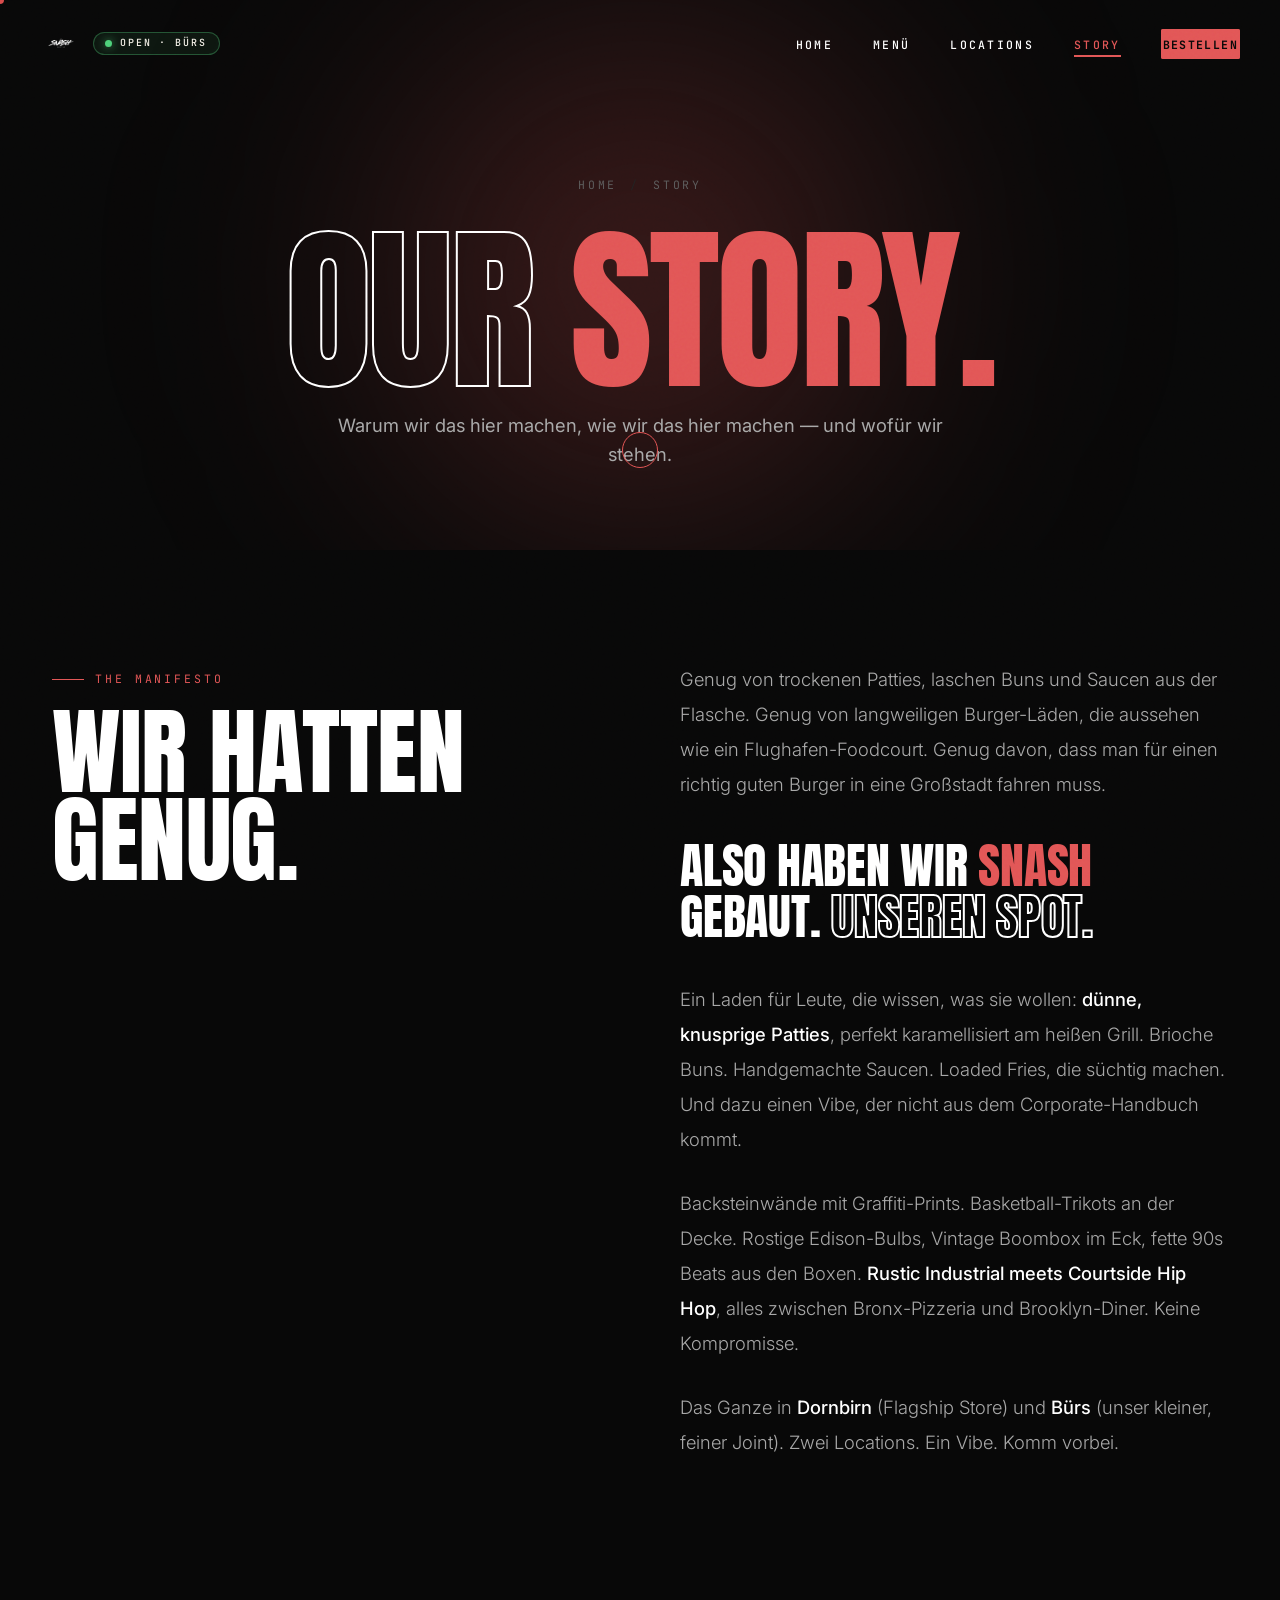
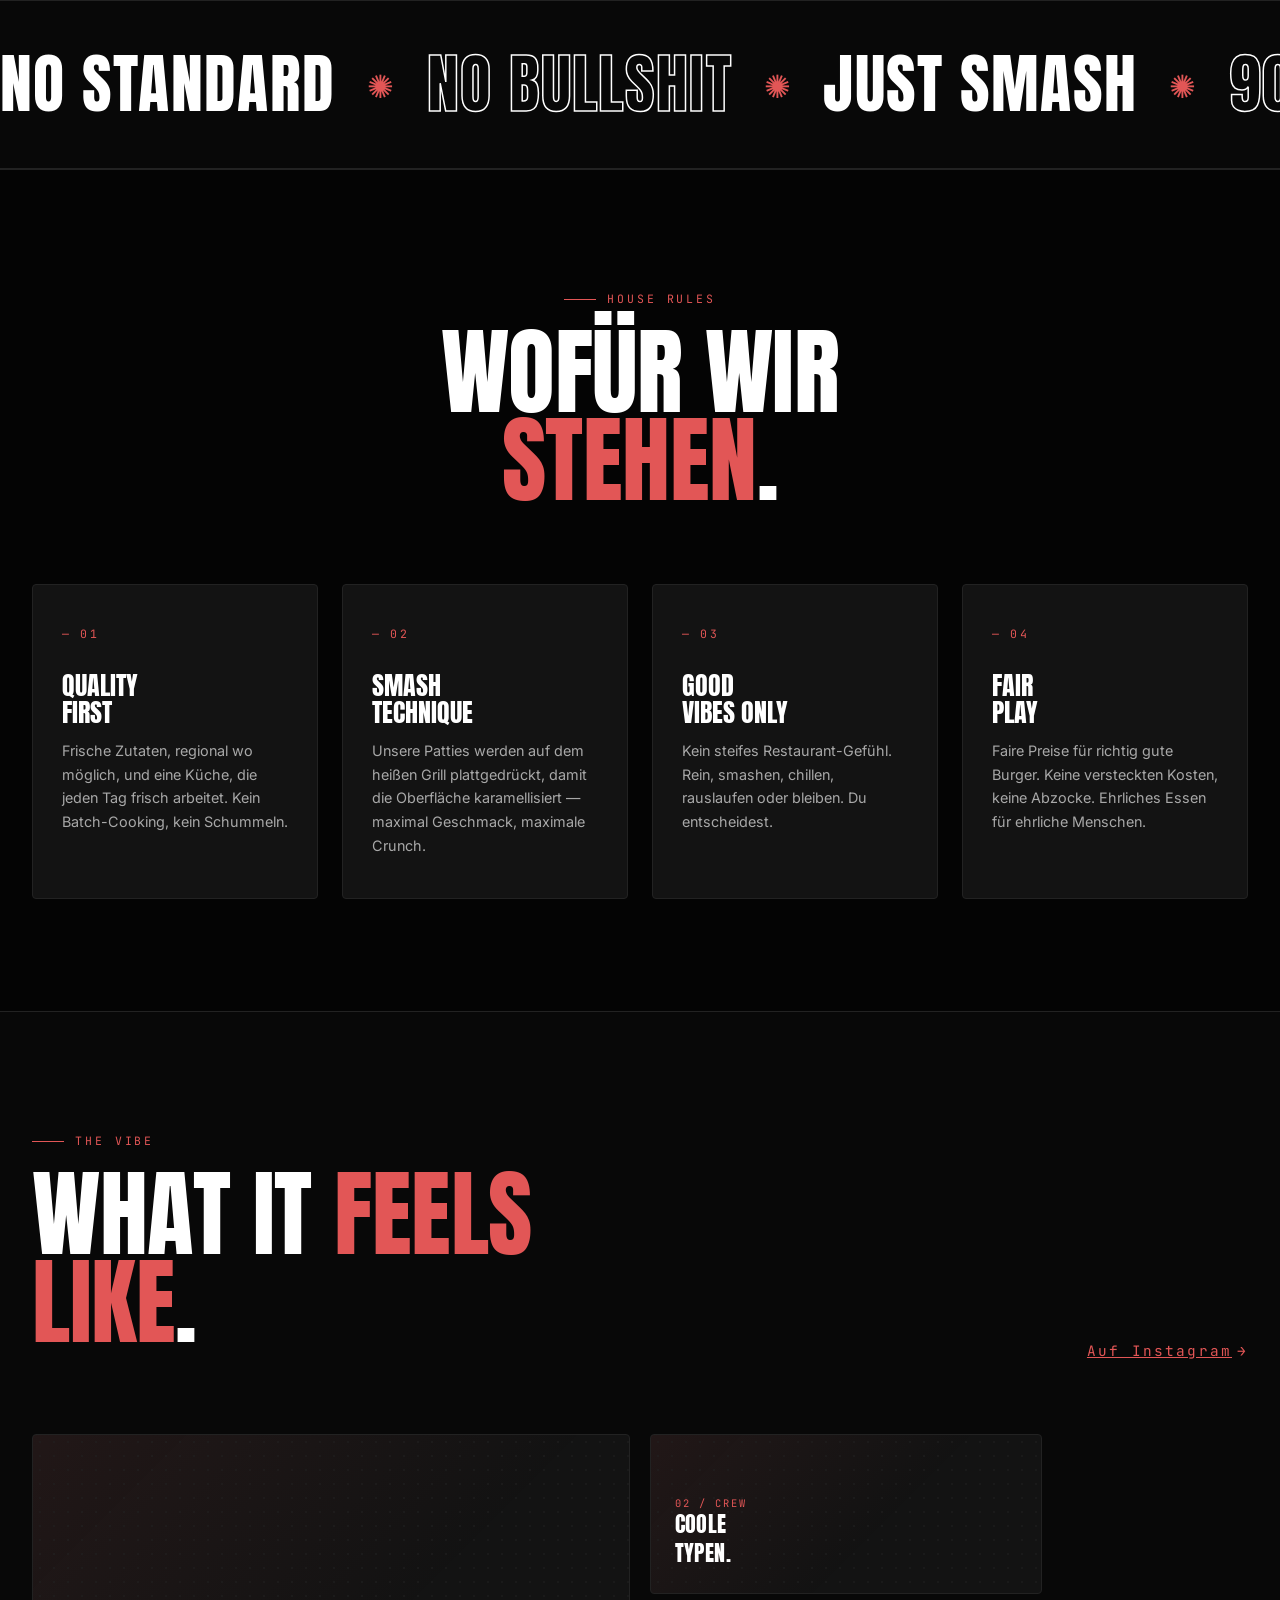
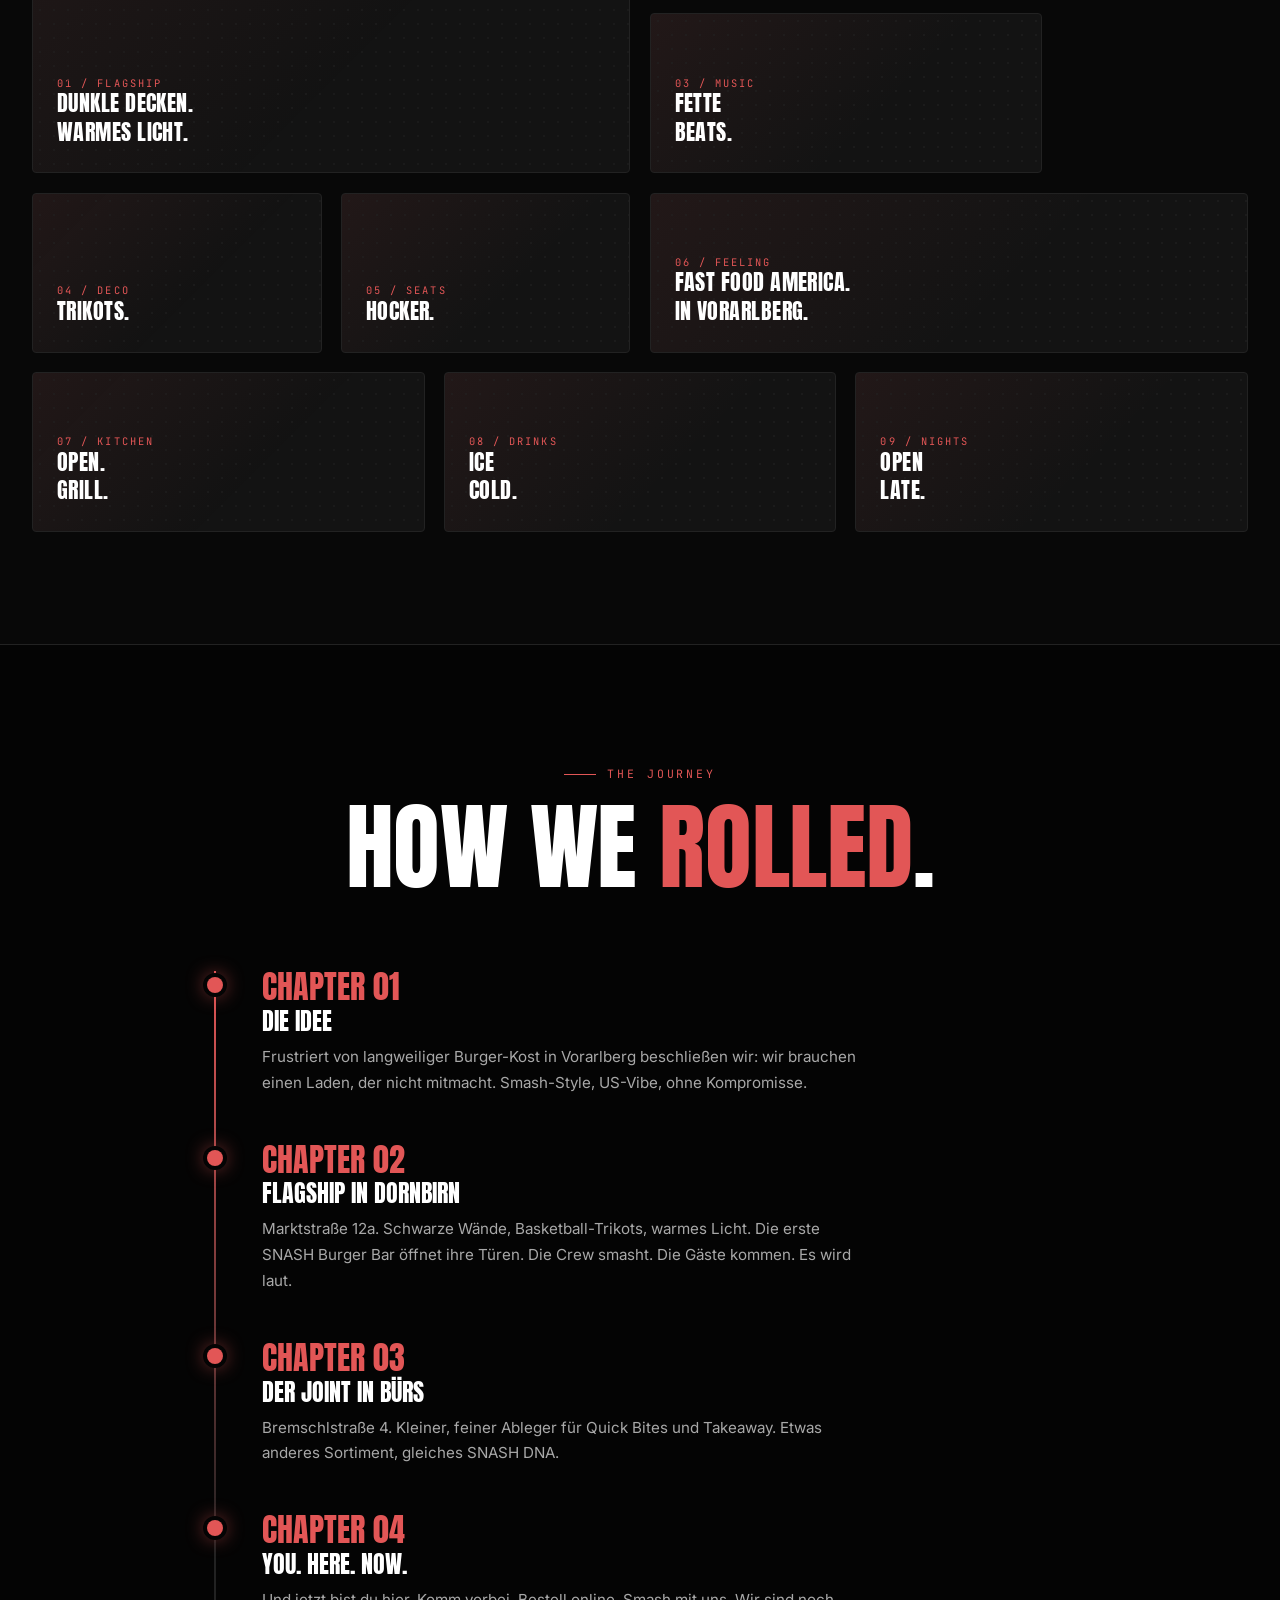
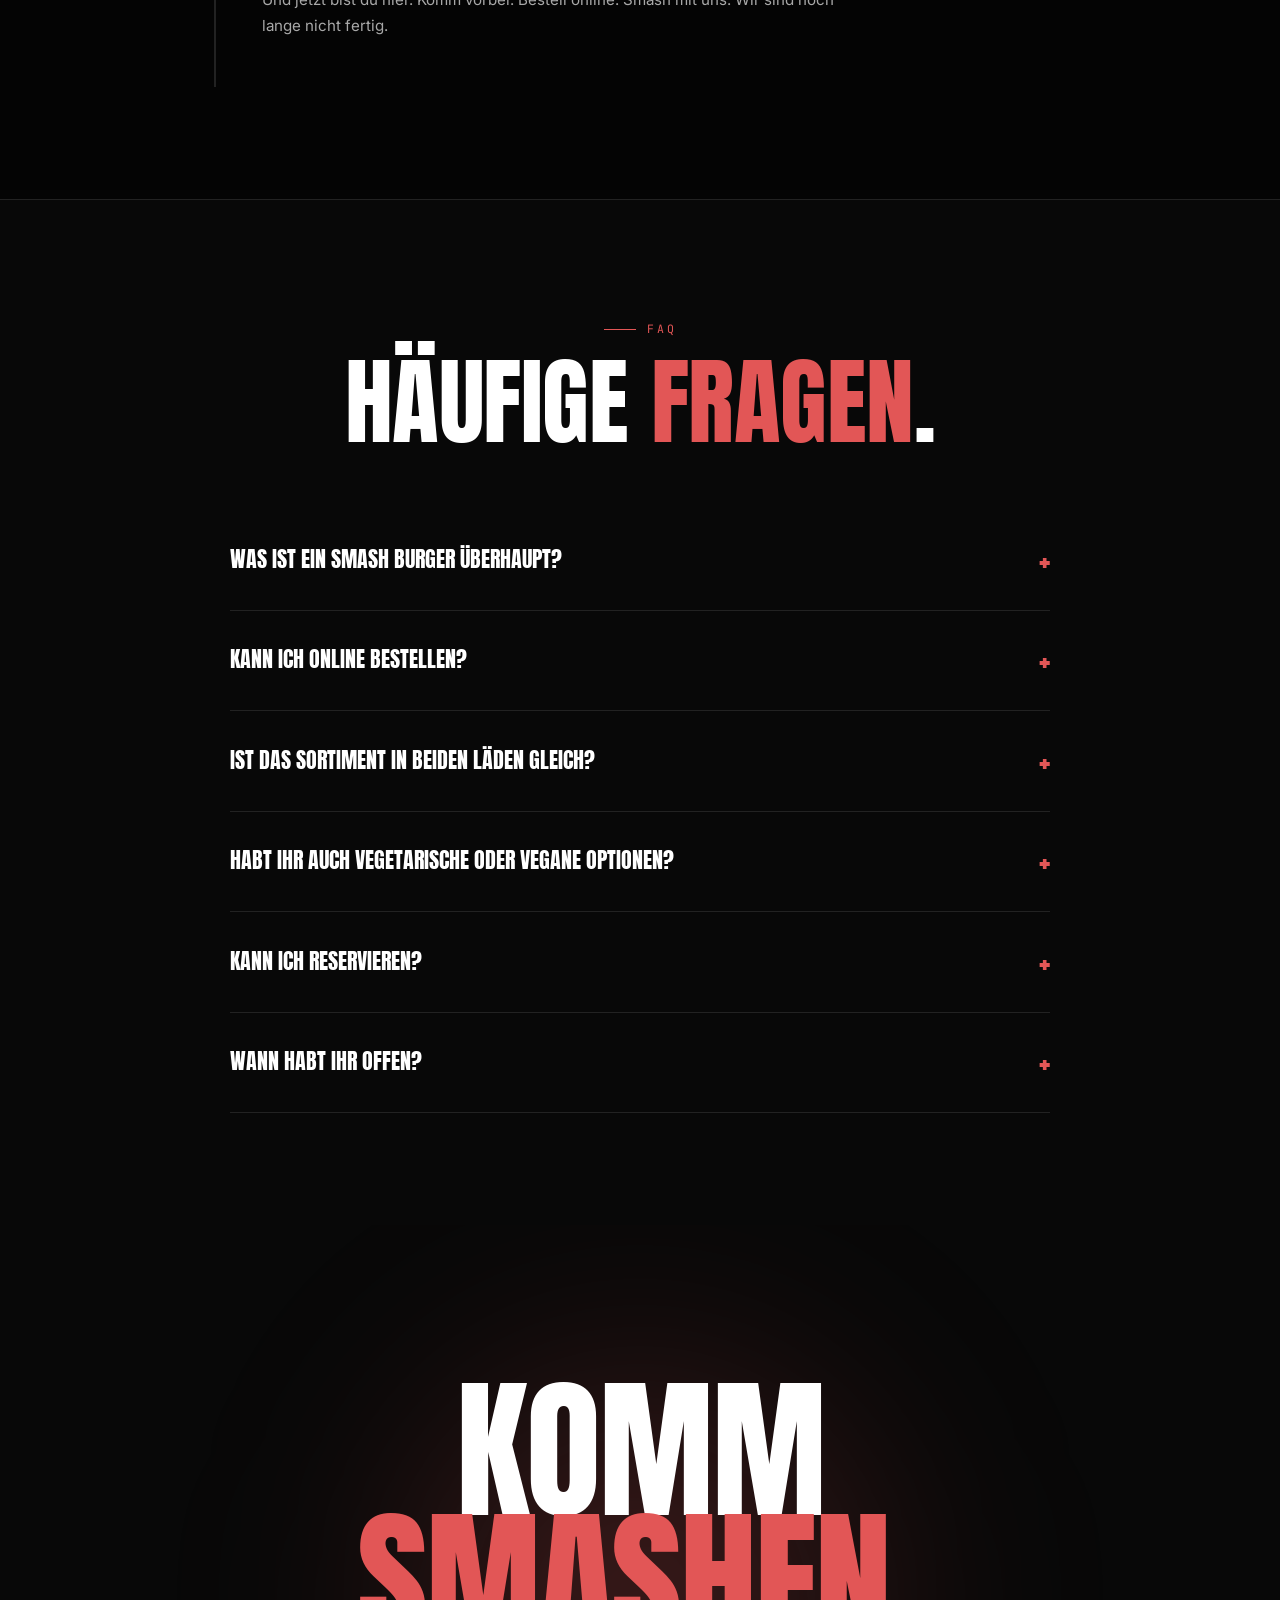
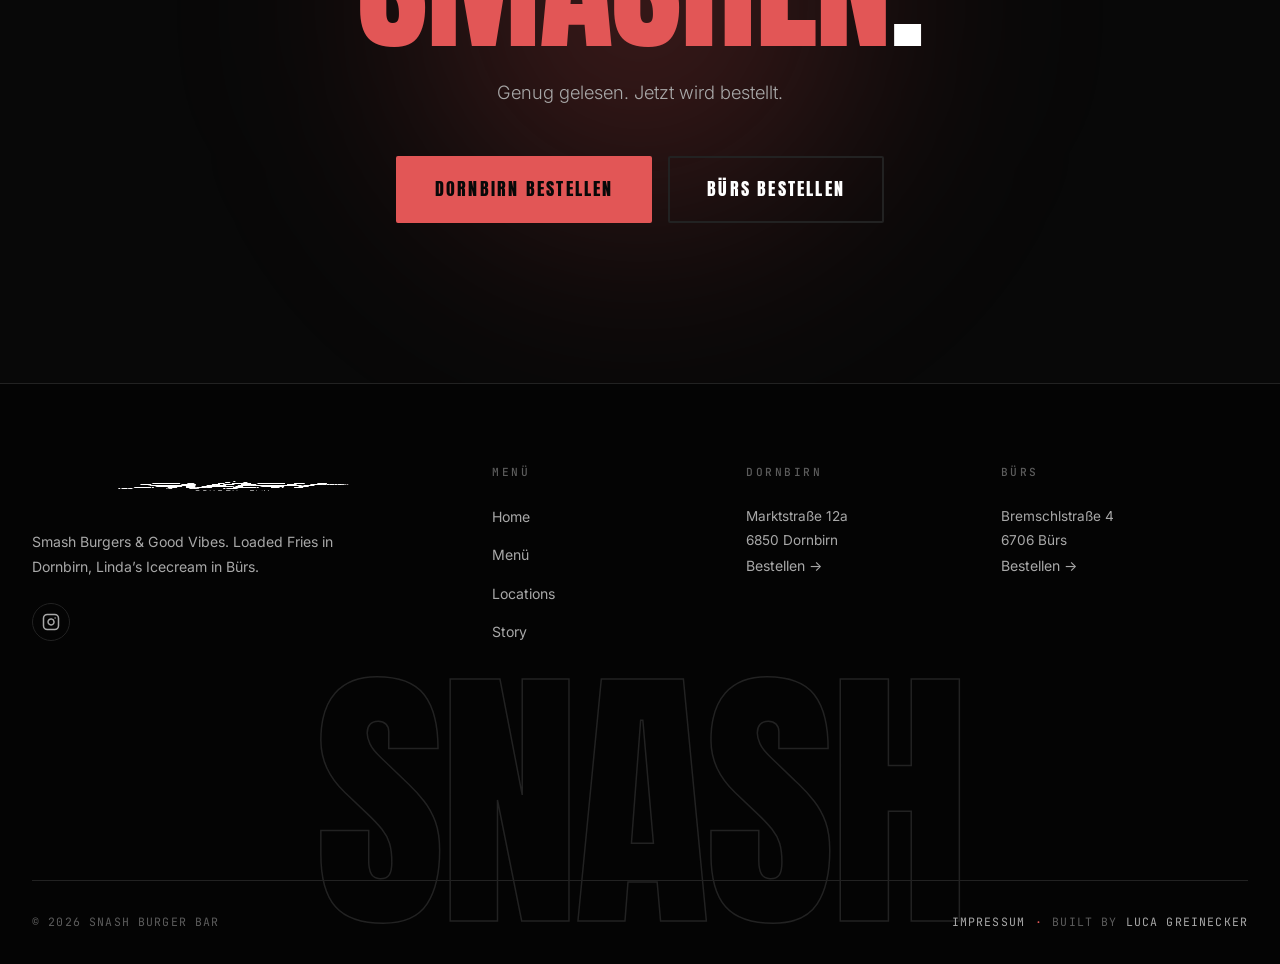
<file: story.html>
<!DOCTYPE html>
<html lang="de">
<head>
    <meta charset="UTF-8">
    <meta name="viewport" content="width=device-width, initial-scale=1.0">
    <title>Story · SNASH Burger Bar</title>
    <meta name="description" content="Die Story hinter SNASH Burger Bar. Smash Burger, Good Vibes und eine Crew, die ihr Ding macht. Dornbirn & Bürs.">
    <meta name="theme-color" content="#080808">
    <link rel="icon" type="image/png" href="snash-nobg.png">

    <!-- Open Graph / Social -->
    <meta property="og:type" content="article">
    <meta property="og:site_name" content="SNASH Burger Bar">
    <meta property="og:title" content="Story · SNASH Burger Bar">
    <meta property="og:description" content="Die Story hinter SNASH — Smash Burger, Good Vibes und eine Crew, die ihr Ding macht. Dornbirn & Bürs.">
    <meta property="og:image" content="snash.jpg">
    <meta property="og:locale" content="de_AT">
    <meta name="twitter:card" content="summary_large_image">
    <meta name="twitter:title" content="Story · SNASH Burger Bar">
    <meta name="twitter:description" content="Die Story hinter SNASH — Smash Burger, Good Vibes und eine Crew, die ihr Ding macht.">
    <meta name="twitter:image" content="snash.jpg">

    <link rel="preconnect" href="https://fonts.googleapis.com">
    <link rel="preconnect" href="https://fonts.gstatic.com" crossorigin>
    <link href="https://fonts.googleapis.com/css2?family=Anton&family=Inter:wght@400;500;700&family=JetBrains+Mono:wght@400;500&display=swap" rel="stylesheet">
    <link rel="stylesheet" href="styles.css">
    <link rel="stylesheet" href="story.css">
</head>
<body>

    <div class="cursor-dot"></div>
    <div class="cursor-ring"></div>
    <div class="scroll-progress" id="scrollProgress"></div>

    <!-- ========== NAVIGATION ========== -->
    <nav class="site-nav" id="navbar">
        <a href="index.html" class="nav-logo" aria-label="SNASH Burger Bar — Startseite">
            <img src="snash-nobg.png" alt="" width="400" height="400" fetchpriority="high">
            <span class="nav-status" id="navStatus" hidden aria-live="polite">
                <span class="nav-status-dot" aria-hidden="true"></span>
                <span class="nav-status-text"></span>
            </span>
        </a>
        <button class="menu-toggle" id="menuToggle" type="button" aria-label="Menü öffnen" aria-expanded="false" aria-controls="navLinks">
            <span></span><span></span><span></span>
        </button>
        <ul class="nav-links" id="navLinks">
            <li><a href="index.html">Home</a></li>
            <li><a href="menu.html">Menü</a></li>
            <li><a href="locations.html">Locations</a></li>
            <li><a href="story.html" class="active">Story</a></li>
            <li><a href="#order" class="nav-cta">Bestellen</a></li>
        </ul>
    </nav>

    <!-- ========== PAGE HEADER ========== -->
    <header class="page-header">
        <div class="page-header-content">
            <div class="breadcrumb">
                <a href="index.html">Home</a>
                <span class="sep">/</span>
                <span>Story</span>
            </div>
            <h1>
                <span class="outline">Our</span>
                <span class="orange">Story.</span>
            </h1>
            <p>Warum wir das hier machen, wie wir das hier machen &mdash; und wofür wir stehen.</p>
        </div>
    </header>

    <!-- ========== MANIFESTO ========== -->
    <section class="manifesto">
        <div class="manifesto-grid">
            <div class="manifesto-left reveal">
                <p class="section-label">The Manifesto</p>
                <h2 class="section-title">Wir hatten<br>genug.</h2>
            </div>

            <div class="manifesto-text reveal delay-1">
                <p>
                    Genug von trockenen Patties, laschen Buns und Saucen aus der Flasche.
                    Genug von langweiligen Burger-Läden, die aussehen wie ein Flughafen-Foodcourt.
                    Genug davon, dass man für einen richtig guten Burger in eine Großstadt fahren muss.
                </p>

                <p class="big">
                    Also haben wir <span class="orange">SNASH</span> gebaut. <span class="outline">Unseren Spot.</span>
                </p>

                <p>
                    Ein Laden für Leute, die wissen, was sie wollen: <strong>dünne, knusprige Patties</strong>,
                    perfekt karamellisiert am heißen Grill. Brioche Buns. Handgemachte Saucen.
                    Loaded Fries, die süchtig machen. Und dazu einen Vibe, der nicht aus dem Corporate-Handbuch kommt.
                </p>

                <p>
                    Backsteinwände mit Graffiti-Prints. Basketball-Trikots an der Decke. Rostige Edison-Bulbs,
                    Vintage Boombox im Eck, fette 90s Beats aus den Boxen. <strong>Rustic Industrial meets Courtside Hip Hop</strong>,
                    alles zwischen Bronx-Pizzeria und Brooklyn-Diner. Keine Kompromisse.
                </p>

                <p>
                    Das Ganze in <strong>Dornbirn</strong> (Flagship Store) und <strong>Bürs</strong>
                    (unser kleiner, feiner Joint). Zwei Locations. Ein Vibe. Komm vorbei.
                </p>
            </div>
        </div>
    </section>

    <!-- Marquee -->
    <div class="marquee">
        <div class="marquee-track">
            <div>
                <span>No Standard</span><span class="star">✺</span>
                <span class="outline">No Bullshit</span><span class="star">✺</span>
                <span>Just Smash</span><span class="star">✺</span>
                <span class="outline">90s Beats</span><span class="star">✺</span>
                <span>Courtside</span><span class="star">✺</span>
                <span class="outline">It's My Cheatday</span><span class="star">✺</span>
            </div>
            <div aria-hidden="true">
                <span>No Standard</span><span class="star">✺</span>
                <span class="outline">No Bullshit</span><span class="star">✺</span>
                <span>Just Smash</span><span class="star">✺</span>
                <span class="outline">90s Beats</span><span class="star">✺</span>
                <span>Courtside</span><span class="star">✺</span>
                <span class="outline">It's My Cheatday</span><span class="star">✺</span>
            </div>
        </div>
    </div>

    <!-- ========== PRINCIPLES ========== -->
    <section class="principles">
        <div class="principles-head reveal">
            <p class="section-label">House Rules</p>
            <h2 class="section-title">Wofür wir<br><span class="orange">stehen</span>.</h2>
        </div>

        <div class="principles-grid">
            <div class="principle reveal">
                <span class="principle-num">— 01</span>
                <h3>Quality<br>First</h3>
                <p>Frische Zutaten, regional wo möglich, und eine Küche, die jeden Tag frisch arbeitet. Kein Batch-Cooking, kein Schummeln.</p>
            </div>
            <div class="principle reveal delay-1">
                <span class="principle-num">— 02</span>
                <h3>Smash<br>Technique</h3>
                <p>Unsere Patties werden auf dem heißen Grill plattgedrückt, damit die Oberfläche karamellisiert &mdash; maximal Geschmack, maximale Crunch.</p>
            </div>
            <div class="principle reveal delay-2">
                <span class="principle-num">— 03</span>
                <h3>Good<br>Vibes Only</h3>
                <p>Kein steifes Restaurant-Gefühl. Rein, smashen, chillen, rauslaufen oder bleiben. Du entscheidest.</p>
            </div>
            <div class="principle reveal delay-3">
                <span class="principle-num">— 04</span>
                <h3>Fair<br>Play</h3>
                <p>Faire Preise für richtig gute Burger. Keine versteckten Kosten, keine Abzocke. Ehrliches Essen für ehrliche Menschen.</p>
            </div>
        </div>
    </section>

    <!-- ========== VIBE GALLERY ========== -->
    <section class="vibe-gallery">
        <div class="vibe-gallery-head">
            <div class="left reveal">
                <p class="section-label">The Vibe</p>
                <h2 class="section-title">What it <span class="orange">feels like</span>.</h2>
            </div>
            <a href="https://www.instagram.com/snash.dornbirn/" target="_blank" rel="noopener" class="btn-ghost reveal delay-1">Auf Instagram</a>
        </div>

        <div class="gallery-grid">
            <div class="gallery-item wide tall reveal">
                <div>
                    <small>01 / Flagship</small>
                    <span>Dunkle Decken.<br>Warmes Licht.</span>
                </div>
            </div>
            <div class="gallery-item medium reveal delay-1">
                <div>
                    <small>02 / Crew</small>
                    <span>Coole<br>Typen.</span>
                </div>
            </div>
            <div class="gallery-item medium reveal delay-2">
                <div>
                    <small>03 / Music</small>
                    <span>Fette<br>Beats.</span>
                </div>
            </div>
            <div class="gallery-item narrow reveal">
                <div>
                    <small>04 / Deco</small>
                    <span>Trikots.</span>
                </div>
            </div>
            <div class="gallery-item narrow reveal delay-1">
                <div>
                    <small>05 / Seats</small>
                    <span>Hocker.</span>
                </div>
            </div>
            <div class="gallery-item wide reveal delay-2">
                <div>
                    <small>06 / Feeling</small>
                    <span>Fast Food America.<br>In Vorarlberg.</span>
                </div>
            </div>
            <div class="gallery-item medium reveal">
                <div>
                    <small>07 / Kitchen</small>
                    <span>Open.<br>Grill.</span>
                </div>
            </div>
            <div class="gallery-item medium reveal delay-1">
                <div>
                    <small>08 / Drinks</small>
                    <span>Ice<br>Cold.</span>
                </div>
            </div>
            <div class="gallery-item medium reveal delay-2">
                <div>
                    <small>09 / Nights</small>
                    <span>Open<br>Late.</span>
                </div>
            </div>
        </div>
    </section>

    <!-- ========== TIMELINE ========== -->
    <section class="timeline">
        <div class="timeline-head reveal">
            <p class="section-label">The Journey</p>
            <h2 class="section-title">How we <span class="orange">rolled</span>.</h2>
        </div>

        <div class="timeline-list">
            <div class="timeline-item reveal">
                <div class="timeline-year">Chapter 01</div>
                <div class="timeline-title">Die Idee</div>
                <p class="timeline-desc">
                    Frustriert von langweiliger Burger-Kost in Vorarlberg beschließen wir:
                    wir brauchen einen Laden, der nicht mitmacht. Smash-Style, US-Vibe, ohne Kompromisse.
                </p>
            </div>
            <div class="timeline-item reveal delay-1">
                <div class="timeline-year">Chapter 02</div>
                <div class="timeline-title">Flagship in Dornbirn</div>
                <p class="timeline-desc">
                    Marktstraße 12a. Schwarze Wände, Basketball-Trikots, warmes Licht. Die erste SNASH Burger Bar öffnet ihre Türen.
                    Die Crew smasht. Die Gäste kommen. Es wird laut.
                </p>
            </div>
            <div class="timeline-item reveal delay-2">
                <div class="timeline-year">Chapter 03</div>
                <div class="timeline-title">Der Joint in Bürs</div>
                <p class="timeline-desc">
                    Bremschlstraße 4. Kleiner, feiner Ableger für Quick Bites und Takeaway.
                    Etwas anderes Sortiment, gleiches SNASH DNA.
                </p>
            </div>
            <div class="timeline-item reveal delay-3">
                <div class="timeline-year">Chapter 04</div>
                <div class="timeline-title">You. Here. Now.</div>
                <p class="timeline-desc">
                    Und jetzt bist du hier. Komm vorbei. Bestell online. Smash mit uns.
                    Wir sind noch lange nicht fertig.
                </p>
            </div>
        </div>
    </section>

    <!-- ========== FAQ ========== -->
    <section class="faq">
        <div class="faq-head reveal">
            <p class="section-label">FAQ</p>
            <h2 class="section-title">Häufige <span class="orange">Fragen</span>.</h2>
        </div>

        <div class="faq-list">
            <details class="faq-item reveal">
                <summary>Was ist ein Smash Burger überhaupt?</summary>
                <p>
                    Ein Smash Burger ist ein Burger, bei dem das Patty auf einem heißen Grill flachgedrückt
                    ("smashed") wird. Das sorgt dafür, dass die Oberfläche blitzschnell karamellisiert und eine
                    knusprige Kruste bekommt &mdash; innen bleibt das Fleisch saftig. Kurz gesagt: maximal Geschmack.
                </p>
            </details>
            <details class="faq-item reveal">
                <summary>Kann ich online bestellen?</summary>
                <p>
                    Ja, sowohl in Dornbirn als auch in Bürs &mdash; direkt zur Abholung. Die Links findest du
                    auf der <a href="locations.html" class="text-orange">Locations-Seite</a>
                    oder oben im Menü unter „Bestellen".
                </p>
            </details>
            <details class="faq-item reveal">
                <summary>Ist das Sortiment in beiden Läden gleich?</summary>
                <p>
                    Nein. In Dornbirn (Flagship) gibt's die volle Auswahl, in Bürs (Joint) ein etwas kleineres
                    Sortiment mit leicht abweichenden Preisen. Beide Orte haben aber die gleiche SNASH-Qualität.
                </p>
            </details>
            <details class="faq-item reveal">
                <summary>Habt ihr auch vegetarische oder vegane Optionen?</summary>
                <p>
                    Yep. Wir haben einen Veggie Smash mit plant-based Patty, Avocado und Vegan Mayo.
                    Auch bei den Fries und Sides findest du was Passendes &mdash; frag einfach die Crew.
                </p>
            </details>
            <details class="faq-item reveal">
                <summary>Kann ich reservieren?</summary>
                <p>
                    Wir sind ein Burger Joint &mdash; kein Sterne-Restaurant. Einfach vorbeikommen und smashen.
                    Für größere Gruppen meld dich am besten über Instagram oder direkt im Laden.
                </p>
            </details>
            <details class="faq-item reveal">
                <summary>Wann habt ihr offen?</summary>
                <p>
                    Dornbirn: Mi/Do 17:00 – 23:30, Fr 17:00 – 01:00, Sa 15:00 – 01:00, So 15:00 – 22:00.
                    Bürs: Di – Sa 11:30 – 22:00, So 11:30 – 21:00. Mo haben beide Läden zu.
                </p>
            </details>
        </div>
    </section>

    <!-- ========== CTA ========== -->
    <section id="order" class="cta-section">
        <div class="reveal">
            <h2 class="cta-title">
                Komm<br><span class="orange">smashen</span>.
            </h2>
            <p class="cta-subtitle">
                Genug gelesen. Jetzt wird bestellt.
            </p>
            <div class="cta-buttons">
                <a href="https://order.storekit.com/snash-burger-2/menu" target="_blank" rel="noopener" class="btn btn-primary">Dornbirn bestellen</a>
                <a href="https://leaf-order.eu/m/snashbuers/" target="_blank" rel="noopener" class="btn btn-outline">Bürs bestellen</a>
            </div>
        </div>
    </section>

    <!-- ========== FOOTER ========== -->
    <footer class="site-footer">
        <div class="footer-content">
            <div class="footer-col footer-brand">
                <img src="snash-nobg.png" alt="SNASH Burger Bar" width="400" height="400" loading="lazy" decoding="async">
                <p>Smash Burgers &amp; Good Vibes. Loaded Fries in Dornbirn, Linda&rsquo;s Icecream in Bürs.</p>
                <div class="footer-socials">
                    <a href="https://www.instagram.com/snash.dornbirn/" target="_blank" rel="noopener" aria-label="Instagram">
                        <svg viewBox="0 0 24 24" fill="none" stroke="currentColor" stroke-width="2" stroke-linecap="round" stroke-linejoin="round">
                            <rect x="2" y="2" width="20" height="20" rx="5" ry="5"></rect>
                            <path d="M16 11.37A4 4 0 1 1 12.63 8 4 4 0 0 1 16 11.37z"></path>
                            <line x1="17.5" y1="6.5" x2="17.51" y2="6.5"></line>
                        </svg>
                    </a>
                </div>
            </div>
            <div class="footer-col">
                <h4>Menü</h4>
                <ul>
                    <li><a href="index.html">Home</a></li>
                    <li><a href="menu.html">Menü</a></li>
                    <li><a href="locations.html">Locations</a></li>
                    <li><a href="story.html">Story</a></li>
                </ul>
            </div>
            <div class="footer-col">
                <h4>Dornbirn</h4>
                <address>
                    Marktstraße 12a<br>
                    6850 Dornbirn<br>
                    <a href="https://order.storekit.com/snash-burger-2/menu" target="_blank" rel="noopener">Bestellen →</a>
                </address>
            </div>
            <div class="footer-col">
                <h4>Bürs</h4>
                <address>
                    Bremschlstraße 4<br>
                    6706 Bürs<br>
                    <a href="https://leaf-order.eu/m/snashbuers/" target="_blank" rel="noopener">Bestellen →</a>
                </address>
            </div>
        </div>
        <div class="footer-huge">SNASH</div>
        <div class="footer-bottom">
            <span>&copy; <span id="year">2025</span> SNASH Burger Bar</span>
            <span class="footer-legal-links">
                <a href="impressum.html">Impressum</a>
                <span class="sep">·</span>
                <span>Built by <a href="https://lucagreinecker.at" target="_blank" rel="noopener">Luca Greinecker</a></span>
            </span>
        </div>
    </footer>

    <script src="script.js"></script>
</body>
</html>
</file>
<file: styles.css>
/* ============================================================
   SNASH BURGER BAR — GLOBAL STYLES
   ============================================================ */

/* ===================== VARIABLES ===================== */
:root {
    --black:          #080808;
    --black-deeper:   #040404;
    --white:          #FFFFFF;
    --cream:          #F5F1E8;
    --bone:           #EADFCB;
    /* Primary brand red — #E25656 */
    --red-main:       #E25656;
    --red-bright:     #F06A6A;
    --red-deep:       #B73E3E;
    --red-glow:       rgba(226, 86, 86, 0.32);
    --red-soft:       rgba(226, 86, 86, 0.12);
    /* Back-compat aliases — previously "orange" */
    --orange:         #E25656;
    --orange-bright:  #F06A6A;
    --orange-deep:    #B73E3E;
    --orange-glow:    rgba(226, 86, 86, 0.32);
    --orange-soft:    rgba(226, 86, 86, 0.12);
    /* Rustic industrial accents */
    --mustard:        #E8B73A;
    --court-wood:     #C08B4E;
    --hot:            #FF3030;
    --yellow:         #FFD600;
    --gray-dark:      #111111;
    --gray-card:      #131313;
    --gray-card-hover:#1A1A1A;
    --gray-border:    #222222;
    --gray-text:      #A8A8A8;
    --gray-muted:     #5C5C5C;

    --font-display:   'Anton', 'Bebas Neue', Impact, sans-serif;
    --font-body:      'Inter', -apple-system, BlinkMacSystemFont, 'Segoe UI', sans-serif;
    --font-mono:      'JetBrains Mono', 'Fira Code', monospace;

    --ease:           cubic-bezier(0.16, 1, 0.3, 1);
    --ease-out:       cubic-bezier(0.22, 1, 0.36, 1);

    --container:      1240px;
}

/* ===================== RESET ===================== */
*, *::before, *::after {
    margin: 0;
    padding: 0;
    box-sizing: border-box;
}

html {
    scroll-behavior: smooth;
    scrollbar-width: thin;
    scrollbar-color: var(--orange) var(--black);
}

body {
    font-family: var(--font-body);
    background: var(--black);
    color: var(--white);
    overflow-x: hidden;
    line-height: 1.6;
    -webkit-font-smoothing: antialiased;
    -moz-osx-font-smoothing: grayscale;
}

body.no-scroll { overflow: hidden; }

img { max-width: 100%; display: block; }

::selection { background: var(--orange); color: var(--black); }

@media (pointer: fine) {
    html, body, a, button, .hoverable,
    .feature-card, .location-card, .menu-item,
    .menu-tab, .review, details, summary {
        cursor: none;
    }
}

/* ===================== GRAIN / NOISE ===================== */
body::before {
    content: '';
    position: fixed;
    inset: 0;
    background-image: url("data:image/svg+xml,%3Csvg viewBox='0 0 400 400' xmlns='http://www.w3.org/2000/svg'%3E%3Cfilter id='n'%3E%3CfeTurbulence type='fractalNoise' baseFrequency='0.85' numOctaves='4'/%3E%3C/filter%3E%3Crect width='100%25' height='100%25' filter='url(%23n)' opacity='0.14'/%3E%3C/svg%3E");
    pointer-events: none;
    z-index: 9998;
    mix-blend-mode: overlay;
    opacity: 0.5;
}

/* ===================== SCROLLBAR ===================== */
::-webkit-scrollbar { width: 6px; height: 6px; }
::-webkit-scrollbar-track { background: var(--black); }
::-webkit-scrollbar-thumb { background: var(--orange); border-radius: 3px; }

/* ===================== CUSTOM CURSOR ===================== */
.cursor-dot,
.cursor-ring {
    position: fixed;
    top: 0;
    left: 0;
    pointer-events: none;
    z-index: 10000;
    transform: translate(-50%, -50%);
    will-change: transform;
}

.cursor-dot {
    width: 8px;
    height: 8px;
    background: var(--orange);
    border-radius: 50%;
    mix-blend-mode: difference;
}

.cursor-ring {
    width: 36px;
    height: 36px;
    border: 1.5px solid var(--orange);
    border-radius: 50%;
    transition: width 0.3s var(--ease), height 0.3s var(--ease),
                background-color 0.3s ease, border-color 0.3s ease;
}

.cursor-ring.hover {
    width: 72px;
    height: 72px;
    background: var(--orange-soft);
    border-color: var(--orange);
}

@media (pointer: coarse), (hover: none) {
    .cursor-dot, .cursor-ring { display: none !important; }
}

/* ===================== SCROLL PROGRESS ===================== */
.scroll-progress {
    position: fixed;
    top: 0;
    left: 0;
    height: 2px;
    background: var(--orange);
    z-index: 1001;
    width: 0%;
    box-shadow: 0 0 10px var(--orange);
}

/* ===================== NAVIGATION ===================== */
nav.site-nav {
    position: fixed;
    top: 0;
    left: 0;
    right: 0;
    z-index: 1000;
    padding: 1.4rem 2.5rem;
    display: flex;
    justify-content: space-between;
    align-items: center;
    transition: padding 0.4s var(--ease), background 0.4s var(--ease),
                backdrop-filter 0.4s var(--ease), border-bottom-color 0.4s var(--ease);
    border-bottom: 1px solid transparent;
}

nav.site-nav.scrolled {
    background: rgba(8, 8, 8, 0.78);
    backdrop-filter: blur(24px) saturate(180%);
    -webkit-backdrop-filter: blur(24px) saturate(180%);
    border-bottom-color: var(--gray-border);
    padding: 0.9rem 2.5rem;
}

.nav-logo {
    display: flex;
    align-items: center;
    gap: 0.7rem;
    text-decoration: none;
    color: var(--white);
    flex-shrink: 0;
}

.nav-logo img {
    height: 42px;
    width: auto;
    max-width: none;
    object-fit: contain;
    transition: height 0.4s var(--ease);
}

nav.site-nav.scrolled .nav-logo img { height: 32px; }

/* Live "Open Now" pill, sits next to the logo */
.nav-status {
    display: inline-flex;
    align-items: center;
    gap: 0.45rem;
    padding: 0.35rem 0.7rem;
    border: 1px solid var(--gray-border);
    border-radius: 999px;
    font-family: var(--font-mono);
    font-size: 0.62rem;
    font-weight: 500;
    letter-spacing: 0.2em;
    text-transform: uppercase;
    color: var(--gray-text);
    background: rgba(255, 255, 255, 0.02);
    transition: opacity 0.3s ease, transform 0.3s ease;
    white-space: nowrap;
    line-height: 1;
}

.nav-status[hidden] { display: none; }

.nav-status .nav-status-short { display: none; }

.nav-status .nav-status-dot {
    width: 7px;
    height: 7px;
    border-radius: 50%;
    background: var(--gray-muted);
    box-shadow: 0 0 0 0 transparent;
    flex-shrink: 0;
}

.nav-status[data-state="open"] {
    color: var(--cream);
    border-color: rgba(80, 200, 120, 0.35);
    background: rgba(80, 200, 120, 0.08);
}
.nav-status[data-state="open"] .nav-status-dot {
    background: #4ED17A;
    box-shadow: 0 0 8px rgba(78, 209, 122, 0.7);
    animation: navStatusPulse 1.6s ease-in-out infinite;
}

.nav-status[data-state="closing"] {
    color: var(--mustard);
    border-color: rgba(232, 183, 58, 0.4);
    background: rgba(232, 183, 58, 0.08);
}
.nav-status[data-state="closing"] .nav-status-dot {
    background: var(--mustard);
    box-shadow: 0 0 8px rgba(232, 183, 58, 0.6);
    animation: navStatusPulse 1.2s ease-in-out infinite;
}

.nav-status[data-state="closed"] {
    color: var(--gray-text);
    border-color: var(--gray-border);
}

@keyframes navStatusPulse {
    0%, 100% { opacity: 1; transform: scale(1); }
    50%      { opacity: 0.5; transform: scale(0.7); }
}

.nav-links {
    display: flex;
    align-items: center;
    gap: 2.5rem;
    list-style: none;
}

.nav-links a {
    color: var(--white);
    text-decoration: none;
    font-family: var(--font-mono);
    font-size: 0.72rem;
    font-weight: 500;
    letter-spacing: 0.2em;
    text-transform: uppercase;
    position: relative;
    padding: 0.35rem 0;
    transition: color 0.3s ease;
}

.nav-links a:not(.nav-cta)::after {
    content: '';
    position: absolute;
    bottom: 0;
    left: 0;
    width: 0;
    height: 2px;
    background: var(--orange);
    transition: width 0.35s var(--ease);
}

.nav-links a:not(.nav-cta):hover { color: var(--orange); }
.nav-links a:not(.nav-cta):hover::after,
.nav-links a.active:not(.nav-cta)::after { width: 100%; }
.nav-links a.active:not(.nav-cta) { color: var(--orange); }

.nav-cta {
    background: var(--orange);
    color: var(--black) !important;
    padding: 0.75rem 1.4rem;
    border-radius: 2px;
    font-weight: 700 !important;
    letter-spacing: 0.12em !important;
    border: 2px solid var(--orange);
    transition: all 0.3s var(--ease);
}

.nav-cta:hover {
    background: transparent;
    color: var(--orange) !important;
    transform: translateY(-2px);
    box-shadow: 0 10px 30px var(--orange-glow);
}

/* Mobile menu toggle */
.menu-toggle {
    display: none;
    flex-direction: column;
    gap: 5px;
    background: none;
    border: none;
    padding: 6px;
    z-index: 1001;
}

.menu-toggle span {
    display: block;
    width: 26px;
    height: 2px;
    background: var(--white);
    transition: all 0.3s var(--ease);
}

.menu-toggle.active span:nth-child(1) {
    transform: rotate(45deg) translate(5px, 6px);
}
.menu-toggle.active span:nth-child(2) { opacity: 0; }
.menu-toggle.active span:nth-child(3) {
    transform: rotate(-45deg) translate(6px, -7px);
}

/* ===================== BUTTONS ===================== */
.btn {
    display: inline-flex;
    align-items: center;
    gap: 0.7rem;
    padding: 1.05rem 2.3rem;
    font-family: var(--font-display);
    font-size: 1.15rem;
    letter-spacing: 0.12em;
    text-decoration: none;
    border-radius: 2px;
    transition: all 0.35s var(--ease);
    border: 2px solid transparent;
    position: relative;
    text-transform: uppercase;
    cursor: pointer;
    font-weight: 400;
}

.btn-primary {
    background: var(--orange);
    color: var(--black);
    border-color: var(--orange);
}

.btn-primary:hover {
    transform: translateY(-3px);
    box-shadow: 0 14px 40px var(--orange-glow);
    background: var(--orange-bright);
    border-color: var(--orange-bright);
}

.btn-outline {
    background: transparent;
    color: var(--white);
    border-color: var(--gray-border);
}

.btn-outline:hover {
    border-color: var(--orange);
    color: var(--orange);
    transform: translateY(-3px);
}

.btn-ghost {
    background: transparent;
    color: var(--orange);
    border: none;
    padding: 0.5rem 0;
    font-size: 0.9rem;
    font-family: var(--font-mono);
    letter-spacing: 0.15em;
}

.btn-ghost::after {
    content: '→';
    transition: transform 0.3s ease;
    display: inline-block;
    margin-left: 0.3rem;
}

.btn-ghost:hover::after { transform: translateX(6px); }

/* ===================== SECTIONS ===================== */
section {
    padding: 7rem 2rem;
    position: relative;
}

.container {
    max-width: var(--container);
    margin: 0 auto;
}

.section-label {
    display: inline-flex;
    align-items: center;
    gap: 0.7rem;
    font-family: var(--font-mono);
    font-size: 0.72rem;
    letter-spacing: 0.25em;
    color: var(--orange);
    text-transform: uppercase;
    margin-bottom: 1.2rem;
}

.section-label::before {
    content: '';
    width: 32px;
    height: 1px;
    background: var(--orange);
}

.section-title {
    font-family: var(--font-display);
    font-size: clamp(2.8rem, 7.5vw, 6.5rem);
    line-height: 0.92;
    margin-bottom: 1.5rem;
    letter-spacing: -0.005em;
    text-transform: uppercase;
    font-weight: 400;
}

.section-title .outline {
    -webkit-text-stroke: 2px var(--white);
    color: transparent;
}

.section-title .orange { color: var(--orange); }
.section-title em {
    font-style: italic;
    font-family: 'Times New Roman', serif;
    font-weight: 400;
    color: var(--orange);
}

/* ===================== MARQUEE ===================== */
.marquee {
    padding: 2rem 0;
    overflow: hidden;
    border-top: 1px solid var(--gray-border);
    border-bottom: 1px solid var(--gray-border);
    background: var(--black);
    position: relative;
}

.marquee-track {
    display: flex;
    animation: marquee 28s linear infinite;
    width: max-content;
    gap: 2rem;
}

.marquee-track > div {
    display: flex;
    gap: 2rem;
    align-items: center;
    flex-shrink: 0;
}

.marquee-track span {
    font-family: var(--font-display);
    font-size: clamp(2.2rem, 5.5vw, 4rem);
    letter-spacing: 0.02em;
    white-space: nowrap;
    color: var(--white);
    text-transform: uppercase;
    display: inline-flex;
    align-items: center;
    font-weight: 400;
}

.marquee-track .outline {
    -webkit-text-stroke: 1.5px var(--white);
    color: transparent;
}

.marquee-track .star {
    color: var(--orange);
    display: inline-block;
    font-size: 2rem;
}

@keyframes marquee {
    from { transform: translateX(0); }
    to { transform: translateX(calc(-50% - 1rem)); }
}

.marquee.reverse .marquee-track { animation-direction: reverse; }

/* ===================== REVEAL ANIMATION ===================== */
.reveal {
    opacity: 0;
    transform: translateY(40px);
    transition: opacity 0.9s var(--ease), transform 0.9s var(--ease);
}

.reveal.visible {
    opacity: 1;
    transform: translateY(0);
}

.reveal.delay-1 { transition-delay: 0.1s; }
.reveal.delay-2 { transition-delay: 0.2s; }
.reveal.delay-3 { transition-delay: 0.3s; }
.reveal.delay-4 { transition-delay: 0.4s; }

/* ===================== UTILITIES ===================== */
.text-orange { color: var(--orange); }

/* ===================== REDUCED MOTION ===================== */
@media (prefers-reduced-motion: reduce) {
    *,
    *::before,
    *::after {
        animation-duration: 0.001ms !important;
        animation-iteration-count: 1 !important;
        transition-duration: 0.001ms !important;
        scroll-behavior: auto !important;
    }

    .reveal {
        opacity: 1 !important;
        transform: none !important;
    }

    .marquee-track,
    .sticker-badge,
    .sticker-center,
    .basketball,
    .hero-glow,
    .reel,
    .cassette-tape,
    .live-dot,
    .score-dot,
    .nav-status-dot,
    .playing-bars span {
        animation: none !important;
    }
}

/* ===================== STICKER ===================== */
.sticker-badge {
    position: absolute;
    width: 160px;
    height: 160px;
    border-radius: 50%;
    background: var(--orange);
    color: var(--black);
    display: flex;
    align-items: center;
    justify-content: center;
    font-family: var(--font-display);
    font-size: 1.1rem;
    text-transform: uppercase;
    letter-spacing: 0.05em;
    animation: spin 18s linear infinite;
    z-index: 3;
    box-shadow: 0 20px 60px rgba(0, 0, 0, 0.6), 0 0 0 4px var(--black), 0 0 0 5px var(--orange);
}

.sticker-badge svg {
    width: 100%;
    height: 100%;
    position: absolute;
    inset: 0;
}

.sticker-center {
    position: absolute;
    inset: 0;
    display: flex;
    align-items: center;
    justify-content: center;
    font-size: 1.5rem;
    font-weight: 400;
    /* counter-spin so the center mark stays upright */
    animation: spin 18s linear infinite reverse;
}

@keyframes spin {
    from { transform: rotate(0deg); }
    to { transform: rotate(360deg); }
}

/* ===================== PAGE HEADER ===================== */
.page-header {
    padding: 11rem 2rem 5rem;
    text-align: center;
    position: relative;
    overflow: hidden;
}

.page-header::before {
    content: '';
    position: absolute;
    top: 50%;
    left: 50%;
    transform: translate(-50%, -50%);
    width: 800px;
    height: 800px;
    background: radial-gradient(circle, var(--orange-glow) 0%, transparent 65%);
    filter: blur(120px);
    pointer-events: none;
    z-index: 0;
}

.page-header-content {
    position: relative;
    z-index: 1;
    max-width: var(--container);
    margin: 0 auto;
}

.page-header h1 {
    font-family: var(--font-display);
    font-size: clamp(3.5rem, 14vw, 13rem);
    line-height: 0.85;
    text-transform: uppercase;
    letter-spacing: -0.02em;
    margin-bottom: 1.5rem;
    font-weight: 400;
}

.page-header h1 .outline {
    -webkit-text-stroke: 2px var(--white);
    color: transparent;
}

.page-header h1 .orange { color: var(--orange); }

.page-header p {
    font-size: 1.15rem;
    color: var(--gray-text);
    max-width: 620px;
    margin: 0 auto;
}

.breadcrumb {
    font-family: var(--font-mono);
    font-size: 0.72rem;
    letter-spacing: 0.25em;
    color: var(--gray-muted);
    text-transform: uppercase;
    margin-bottom: 2.5rem;
    display: flex;
    gap: 0.8rem;
    justify-content: center;
    align-items: center;
}

.breadcrumb a {
    color: var(--gray-muted);
    text-decoration: none;
    transition: color 0.3s ease;
}

.breadcrumb a:hover { color: var(--orange); }
.breadcrumb .sep { color: var(--gray-border); }

/* ===================== CTA SECTION (shared) ===================== */
.cta-section {
    text-align: center;
    padding: 10rem 2rem;
    position: relative;
    overflow: hidden;
}

.cta-section::before {
    content: '';
    position: absolute;
    top: 50%;
    left: 50%;
    transform: translate(-50%, -50%);
    width: 700px;
    height: 700px;
    background: radial-gradient(circle, var(--orange-glow) 0%, transparent 65%);
    filter: blur(100px);
    pointer-events: none;
}

.cta-title {
    font-family: var(--font-display);
    font-size: clamp(3.5rem, 12vw, 11rem);
    line-height: 0.85;
    margin-bottom: 2rem;
    position: relative;
    z-index: 1;
    text-transform: uppercase;
    font-weight: 400;
    letter-spacing: -0.015em;
}

.cta-title .orange   { color: var(--orange); }
.cta-title .outline  { -webkit-text-stroke: 2.5px var(--white); color: transparent; }

.cta-subtitle {
    font-size: 1.15rem;
    color: var(--gray-text);
    margin-bottom: 3rem;
    font-weight: 300;
    position: relative;
    z-index: 1;
    max-width: 600px;
    margin-left: auto;
    margin-right: auto;
}

.cta-buttons {
    display: flex;
    gap: 1rem;
    justify-content: center;
    flex-wrap: wrap;
    position: relative;
    z-index: 1;
}

/* ===================== FOOTER ===================== */
footer.site-footer {
    border-top: 1px solid var(--gray-border);
    padding: 5rem 2rem 2rem;
    background: var(--black-deeper);
    position: relative;
    overflow: hidden;
}

.footer-content {
    max-width: var(--container);
    margin: 0 auto 3rem;
    display: grid;
    grid-template-columns: 2fr 1fr 1fr 1.2fr;
    gap: 3rem;
}

.footer-col h4 {
    font-family: var(--font-mono);
    font-size: 0.7rem;
    letter-spacing: 0.22em;
    text-transform: uppercase;
    color: var(--gray-muted);
    margin-bottom: 1.4rem;
    font-weight: 500;
}

.footer-col ul {
    list-style: none;
    display: flex;
    flex-direction: column;
    gap: 0.8rem;
}

.footer-col a {
    font-size: 0.88rem;
    color: var(--gray-text);
    text-decoration: none;
    transition: color 0.3s ease;
    display: inline-block;
}

.footer-col a:hover {
    color: var(--orange);
    transform: translateX(3px);
}

.footer-col address {
    font-style: normal;
    font-size: 0.85rem;
    color: var(--gray-text);
    line-height: 1.8;
}

.footer-brand img {
    height: 44px;
    margin-bottom: 1.4rem;
}

.footer-brand p {
    font-size: 0.88rem;
    color: var(--gray-text);
    max-width: 340px;
    line-height: 1.75;
    margin-bottom: 1.5rem;
}

.footer-socials {
    display: flex;
    gap: 0.8rem;
}

.footer-socials a {
    width: 38px;
    height: 38px;
    border: 1px solid var(--gray-border);
    border-radius: 50%;
    display: flex;
    align-items: center;
    justify-content: center;
    color: var(--gray-text);
    transition: all 0.3s var(--ease);
}

.footer-socials a:hover {
    background: var(--orange);
    color: var(--black);
    border-color: var(--orange);
    transform: translateY(-3px);
}

.footer-socials svg { width: 18px; height: 18px; }

.footer-huge {
    font-family: var(--font-display);
    font-size: clamp(5rem, 22vw, 22rem);
    line-height: 0.78;
    text-align: center;
    margin: 2rem 0 -2rem;
    color: transparent;
    -webkit-text-stroke: 1.5px var(--gray-border);
    letter-spacing: -0.02em;
    font-weight: 400;
    text-transform: uppercase;
    user-select: none;
    pointer-events: none;
}

.footer-bottom {
    max-width: var(--container);
    margin: 0 auto;
    padding-top: 2rem;
    border-top: 1px solid var(--gray-border);
    display: flex;
    justify-content: space-between;
    align-items: center;
    gap: 1rem;
    font-size: 0.72rem;
    color: var(--gray-muted);
    font-family: var(--font-mono);
    letter-spacing: 0.1em;
    text-transform: uppercase;
}

.footer-legal-links {
    display: inline-flex;
    align-items: center;
    gap: 0.6rem;
    flex-wrap: wrap;
    justify-content: center;
}

.footer-legal-links .sep { color: var(--orange); }

.footer-legal-links a {
    color: var(--gray-text);
    text-decoration: none;
    transition: color 0.3s ease;
}

.footer-legal-links a:hover { color: var(--orange); }

/* ===================== RESPONSIVE ===================== */
@media (max-width: 1024px) {
    .footer-content {
        grid-template-columns: 1fr 1fr;
    }
}

@media (max-width: 768px) {
    nav.site-nav { padding: 0.9rem 1.2rem; }
    nav.site-nav.scrolled { padding: 0.7rem 1.2rem; }

    .nav-logo img { height: 34px; }
    nav.site-nav.scrolled .nav-logo img { height: 28px; }

    .nav-status {
        font-size: 0.55rem;
        padding: 0.3rem 0.55rem;
        letter-spacing: 0.16em;
        gap: 0.35rem;
    }
    .nav-status .nav-status-label { display: none; }
    .nav-status .nav-status-short { display: inline; }

    .nav-links {
        position: fixed;
        top: 0;
        right: -100%;
        width: 100%;
        height: 100vh;
        height: 100dvh;
        background: rgba(8, 8, 8, 0.98);
        backdrop-filter: blur(30px);
        -webkit-backdrop-filter: blur(30px);
        flex-direction: column;
        justify-content: center;
        align-items: center;
        gap: 2.5rem;
        transition: right 0.4s var(--ease);
    }
    .nav-links.open { right: 0; }
    .nav-links a { font-size: 1.3rem; }

    .menu-toggle { display: flex; }

    section { padding: 5rem 1.3rem; }

    .page-header { padding: 9rem 1.3rem 3.5rem; }

    .footer-content {
        grid-template-columns: 1fr;
        gap: 2.5rem;
    }

    .footer-brand img { height: 36px; }

    .footer-bottom {
        flex-direction: column;
        gap: 1rem;
        text-align: center;
    }

    .sticker-badge {
        width: 110px;
        height: 110px;
        font-size: 0.85rem;
    }
}

@media (max-width: 480px) {
    nav.site-nav { padding: 0.8rem 1rem; }
    nav.site-nav.scrolled { padding: 0.6rem 1rem; }

    .nav-logo img { height: 30px; }
    nav.site-nav.scrolled .nav-logo img { height: 26px; }

    .btn {
        padding: 0.95rem 1.6rem;
        font-size: 1.05rem;
    }
}

/* iOS / hover-less devices: kill ghost-hover on touch */
@media (hover: none) {
    .feature-card:hover,
    .location-card:hover,
    .review:hover,
    .menu-item:hover { transform: none !important; }
}
</file>
<file: home.css>
/* ============================================================
   SNASH — HOME PAGE STYLES
   ============================================================ */

/* ===================== HERO ===================== */
.hero {
    min-height: 100vh;
    display: flex;
    flex-direction: column;
    justify-content: center;
    align-items: center;
    text-align: center;
    position: relative;
    padding: 8rem 2rem 6rem;
    overflow: hidden;
    --mx: 50%;
    --my: 50%;
}

.hero-bg-grid {
    position: absolute;
    inset: 0;
    background-image:
        linear-gradient(rgba(226, 86, 86, 0.07) 1px, transparent 1px),
        linear-gradient(90deg, rgba(226, 86, 86, 0.07) 1px, transparent 1px);
    background-size: 80px 80px;
    mask-image: radial-gradient(ellipse at center, black 30%, transparent 75%);
    -webkit-mask-image: radial-gradient(ellipse at center, black 30%, transparent 75%);
    pointer-events: none;
    z-index: 0;
}

/* ===== Brick wall overlay for rustic industrial vibe ===== */
.hero::after {
    content: '';
    position: absolute;
    inset: 0;
    background-image:
        linear-gradient(rgba(0,0,0,0.35), rgba(0,0,0,0.35)),
        repeating-linear-gradient(
            0deg,
            rgba(226, 86, 86, 0.04) 0px,
            rgba(226, 86, 86, 0.04) 30px,
            transparent 30px,
            transparent 31px
        ),
        repeating-linear-gradient(
            90deg,
            rgba(226, 86, 86, 0.04) 0px,
            rgba(226, 86, 86, 0.04) 60px,
            transparent 60px,
            transparent 61px
        );
    pointer-events: none;
    z-index: 0;
    mix-blend-mode: screen;
    opacity: 0.6;
}

.hero-glow {
    position: absolute;
    top: 50%;
    left: 50%;
    transform: translate(-50%, -50%);
    width: 800px;
    height: 800px;
    background: radial-gradient(circle, var(--orange-glow) 0%, transparent 65%);
    filter: blur(100px);
    pointer-events: none;
    z-index: 0;
    animation: heroGlow 6s ease-in-out infinite;
}

@keyframes heroGlow {
    0%, 100% { opacity: 0.5; transform: translate(-50%, -50%) scale(1); }
    50%      { opacity: 0.9; transform: translate(-50%, -50%) scale(1.15); }
}

.hero-spotlight {
    position: absolute;
    inset: 0;
    background: radial-gradient(circle 500px at var(--mx) var(--my), var(--orange-soft), transparent 70%);
    pointer-events: none;
    z-index: 0;
    transition: background 0.1s linear;
}

.hero-content {
    position: relative;
    z-index: 2;
    max-width: 1100px;
}

.hero-tags {
    display: flex;
    gap: 1.5rem;
    justify-content: center;
    margin-bottom: 2rem;
    flex-wrap: wrap;
    opacity: 0;
    animation: fadeUp 0.9s var(--ease) 0.1s forwards;
}

.hero-tag {
    font-family: var(--font-mono);
    font-size: 0.72rem;
    letter-spacing: 0.3em;
    color: var(--gray-text);
    text-transform: uppercase;
    padding: 0.5rem 1rem;
    border: 1px solid var(--gray-border);
    border-radius: 100px;
    display: inline-flex;
    align-items: center;
    gap: 0.6rem;
}

.hero-tag .live-dot {
    width: 7px;
    height: 7px;
    background: var(--orange);
    border-radius: 50%;
    box-shadow: 0 0 10px var(--orange);
    animation: livePulse 1.4s ease-in-out infinite;
}

@keyframes livePulse {
    0%, 100% { opacity: 1; transform: scale(1); }
    50%      { opacity: 0.4; transform: scale(0.75); }
}

.hero-logo {
    width: min(360px, 70vw);
    margin: 0 auto 2rem;
    opacity: 0;
    animation: logoIn 1s var(--ease) 0.2s forwards;
}

@keyframes logoIn {
    from { opacity: 0; transform: scale(0.85) translateY(20px); }
    to   { opacity: 1; transform: scale(1) translateY(0); }
}

.hero-title {
    font-family: var(--font-display);
    font-size: clamp(3.2rem, 11vw, 10rem);
    line-height: 0.85;
    text-transform: uppercase;
    letter-spacing: -0.015em;
    margin-bottom: 1.8rem;
    font-weight: 400;
}

.hero-title .line {
    display: block;
    overflow: hidden;
}

.hero-title .line > span {
    display: inline-block;
    opacity: 0;
    transform: translateY(100%);
    animation: lineIn 1s var(--ease) forwards;
}

.hero-title .line:nth-child(1) > span { animation-delay: 0.35s; }
.hero-title .line:nth-child(2) > span { animation-delay: 0.5s; }
.hero-title .line:nth-child(3) > span { animation-delay: 0.65s; }

@keyframes lineIn {
    from { opacity: 0; transform: translateY(100%); }
    to   { opacity: 1; transform: translateY(0); }
}

.hero-title em {
    font-style: italic;
    font-family: 'Times New Roman', serif;
    font-weight: 400;
    color: var(--orange);
}

.hero-title .outline {
    -webkit-text-stroke: 2.5px var(--white);
    color: transparent;
}

.hero-sub {
    font-size: clamp(1rem, 1.8vw, 1.25rem);
    color: var(--gray-text);
    max-width: 620px;
    margin: 0 auto 2.5rem;
    line-height: 1.7;
    font-weight: 300;
    opacity: 0;
    animation: fadeUp 0.9s var(--ease) 0.85s forwards;
}

.hero-actions {
    display: flex;
    gap: 1rem;
    justify-content: center;
    flex-wrap: wrap;
    opacity: 0;
    animation: fadeUp 0.9s var(--ease) 1s forwards;
}

@keyframes fadeUp {
    from { opacity: 0; transform: translateY(20px); }
    to   { opacity: 1; transform: translateY(0); }
}

.hero-meta {
    position: absolute;
    bottom: 3rem;
    left: 50%;
    transform: translateX(-50%);
    display: flex;
    gap: 1.5rem;
    align-items: center;
    font-family: var(--font-mono);
    font-size: 0.7rem;
    letter-spacing: 0.2em;
    color: var(--gray-muted);
    text-transform: uppercase;
    opacity: 0;
    animation: fadeUp 0.9s var(--ease) 1.2s forwards;
    z-index: 2;
}

.hero-meta .sep { color: var(--gray-border); }

.hero-scroll {
    position: absolute;
    bottom: 2rem;
    right: 2rem;
    display: flex;
    flex-direction: column;
    align-items: center;
    gap: 0.8rem;
    font-family: var(--font-mono);
    font-size: 0.7rem;
    letter-spacing: 0.2em;
    color: var(--gray-muted);
    text-transform: uppercase;
    z-index: 2;
}

.hero-scroll::after {
    content: '';
    width: 1px;
    height: 60px;
    background: linear-gradient(to bottom, var(--orange), transparent);
    animation: scrollLine 2s ease-in-out infinite;
}

@keyframes scrollLine {
    0%, 100% { transform: scaleY(1); opacity: 1; }
    50%      { transform: scaleY(0.4); opacity: 0.4; }
}

/* Hero sticker */
.hero-sticker {
    top: 22%;
    right: 8%;
}

/* Hero basketball */
.basketball {
    position: absolute;
    width: 110px;
    height: 110px;
    z-index: 3;
    filter: drop-shadow(0 18px 40px rgba(0,0,0,0.55));
    animation: ballSpin 24s linear infinite, ballBounce 4.2s ease-in-out infinite;
}

.basketball svg { width: 100%; height: 100%; display: block; }

.hero-ball {
    left: 6%;
    top: 32%;
}

@keyframes ballSpin {
    from { transform: rotate(0deg); }
    to   { transform: rotate(360deg); }
}

@keyframes ballBounce {
    0%, 100% { translate: 0 0; }
    50%      { translate: 0 -14px; }
}

/* Mustard-tinted hero tag variant */
.hero-tag.tag-mustard {
    color: var(--mustard);
    border-color: rgba(232, 183, 58, 0.3);
    background: rgba(232, 183, 58, 0.05);
}

/* Tape strip accent under hero actions */
.tape-strip {
    margin: 2.5rem auto 0;
    display: inline-block;
    transform: rotate(-2.5deg);
    background: var(--mustard);
    color: var(--black);
    padding: 0.55rem 1.4rem;
    font-family: var(--font-display);
    font-size: 0.95rem;
    letter-spacing: 0.2em;
    text-transform: uppercase;
    box-shadow:
        0 12px 24px rgba(0, 0, 0, 0.45),
        inset 0 0 0 2px rgba(0, 0, 0, 0.15);
    opacity: 0;
    animation: fadeUp 0.9s var(--ease) 1.35s forwards;
    position: relative;
    max-width: 90%;
    overflow: hidden;
}

.tape-strip::before,
.tape-strip::after {
    content: '';
    position: absolute;
    top: 0; bottom: 0;
    width: 14px;
    background-image: repeating-linear-gradient(
        90deg,
        var(--black) 0 3px,
        transparent 3px 6px
    );
    opacity: 0.25;
}
.tape-strip::before { left: 0; }
.tape-strip::after  { right: 0; }
.tape-strip span    { display: inline-block; }

/* ===================== SCOREBOARD ===================== */
.scoreboard {
    padding: 1.8rem 2rem;
    background: var(--black-deeper);
    border-top: 2px solid var(--red-main);
    border-bottom: 2px solid var(--red-main);
    position: relative;
    overflow: hidden;
}

.scoreboard::before {
    content: '';
    position: absolute;
    inset: 0;
    background: radial-gradient(circle at 30% 50%, var(--red-glow), transparent 55%);
    pointer-events: none;
    opacity: 0.5;
}

.scoreboard-inner {
    max-width: var(--container);
    margin: 0 auto;
    display: grid;
    grid-template-columns: repeat(4, 1fr);
    gap: 1.5rem;
    align-items: center;
    position: relative;
    z-index: 1;
}

.score-box {
    display: flex;
    flex-direction: column;
    gap: 0.25rem;
    padding: 0.6rem 1.4rem;
    border-left: 2px solid var(--gray-border);
    position: relative;
}

.score-box:first-child { border-left: none; }

.score-box.highlight {
    border-left-color: var(--red-main);
}

.score-label {
    font-family: var(--font-mono);
    font-size: 0.62rem;
    letter-spacing: 0.25em;
    color: var(--gray-muted);
    text-transform: uppercase;
}

.score-value {
    font-family: var(--font-display);
    font-size: 1.8rem;
    color: var(--red-main);
    line-height: 1;
    text-shadow: 0 0 18px var(--red-glow);
    letter-spacing: 0.02em;
    text-transform: uppercase;
    white-space: nowrap;
    overflow: hidden;
    text-overflow: ellipsis;
}

.score-box.highlight .score-value {
    color: var(--mustard);
    text-shadow: 0 0 18px rgba(232, 183, 58, 0.4);
    font-size: 1.3rem;
    animation: marqueeSlide 12s linear infinite;
}

.score-value.marquee-text {
    display: block;
    position: relative;
}

@keyframes marqueeSlide {
    0%, 100% { transform: translateX(0); }
    50%      { transform: translateX(-10%); }
}

.score-dot {
    position: absolute;
    top: 0.7rem;
    right: 1rem;
    width: 8px;
    height: 8px;
    border-radius: 50%;
    background: var(--red-main);
    box-shadow: 0 0 10px var(--red-main);
    animation: livePulse 1.4s ease-in-out infinite;
}

.score-dot.green {
    background: #5FD66F;
    box-shadow: 0 0 10px #5FD66F;
}

.score-dot.red {
    background: var(--mustard);
    box-shadow: 0 0 10px var(--mustard);
}

/* ===================== VIBE SECTION ===================== */
.vibe {
    padding-top: 8rem;
}

.vibe-wrap {
    display: grid;
    grid-template-columns: 1fr 1fr;
    gap: 5rem;
    align-items: center;
    max-width: var(--container);
    margin: 0 auto;
}

.vibe-left .section-title {
    font-size: clamp(3rem, 8vw, 7rem);
}

.vibe-text {
    font-size: 1.15rem;
    color: var(--gray-text);
    line-height: 1.85;
    font-weight: 300;
    margin: 1.5rem 0 2rem;
}

.vibe-text strong {
    color: var(--white);
    font-weight: 500;
}

.vibe-visual {
    position: relative;
    height: 480px;
    display: flex;
    align-items: center;
    justify-content: center;
}

.vibe-visual .halftone {
    position: absolute;
    inset: 0;
    background-image: radial-gradient(circle, var(--orange) 1px, transparent 1.5px);
    background-size: 14px 14px;
    opacity: 0.25;
    mask-image: radial-gradient(ellipse at center, black 20%, transparent 75%);
    -webkit-mask-image: radial-gradient(ellipse at center, black 20%, transparent 75%);
}

.vibe-visual .circle {
    width: 380px;
    height: 380px;
    border-radius: 50%;
    background: radial-gradient(circle at 30% 30%, var(--orange-bright), var(--orange-deep) 60%, transparent 100%);
    filter: blur(60px);
    opacity: 0.4;
    position: absolute;
}

.vibe-visual .logo-mark {
    width: 60%;
    position: relative;
    z-index: 2;
    filter: drop-shadow(0 20px 60px rgba(0,0,0,0.6));
}

.vibe-sticker {
    top: 8%;
    right: 4%;
    width: 140px;
    height: 140px;
    font-size: 0.95rem;
}

.vibe-stats {
    display: grid;
    grid-template-columns: repeat(4, 1fr);
    gap: 2rem;
    margin-top: 6rem;
    padding-top: 4rem;
    border-top: 1px solid var(--gray-border);
}

.stat {
    text-align: left;
}

.stat-number {
    font-family: var(--font-display);
    font-size: clamp(3rem, 6vw, 5rem);
    color: var(--orange);
    line-height: 1;
    font-weight: 400;
    letter-spacing: -0.01em;
}

.stat-label {
    font-family: var(--font-mono);
    font-size: 0.7rem;
    letter-spacing: 0.2em;
    text-transform: uppercase;
    color: var(--gray-muted);
    margin-top: 0.6rem;
}

/* ===================== PLAYLIST / MIXTAPE ===================== */
.playlist-section {
    padding: 8rem 2rem;
    background: var(--black-deeper);
    border-top: 1px solid var(--gray-border);
    border-bottom: 1px solid var(--gray-border);
    position: relative;
    overflow: hidden;
}

.playlist-section::before {
    content: '';
    position: absolute;
    inset: 0;
    background-image: radial-gradient(circle, rgba(226, 86, 86, 0.18) 1px, transparent 1.5px);
    background-size: 18px 18px;
    mask-image: radial-gradient(ellipse at 20% 50%, black 10%, transparent 70%);
    -webkit-mask-image: radial-gradient(ellipse at 20% 50%, black 10%, transparent 70%);
    pointer-events: none;
    opacity: 0.6;
}

.playlist-wrap {
    max-width: var(--container);
    margin: 0 auto;
    display: grid;
    grid-template-columns: 1fr 1.15fr;
    gap: 4rem;
    align-items: center;
    position: relative;
    z-index: 1;
}

.playlist-intro {
    font-size: 1.1rem;
    color: var(--gray-text);
    line-height: 1.8;
    font-weight: 300;
    margin: 1.5rem 0 2rem;
}

.playlist-intro strong {
    color: var(--white);
    font-weight: 500;
}

.playlist-badge {
    display: inline-flex;
    align-items: center;
    gap: 0.7rem;
    font-family: var(--font-mono);
    font-size: 0.72rem;
    letter-spacing: 0.22em;
    color: var(--mustard);
    text-transform: uppercase;
    padding: 0.6rem 1.1rem;
    border: 1px dashed var(--mustard);
    border-radius: 100px;
    background: rgba(232, 183, 58, 0.05);
}

.playlist-badge-dot {
    width: 8px;
    height: 8px;
    background: var(--mustard);
    border-radius: 50%;
    box-shadow: 0 0 12px var(--mustard);
    animation: livePulse 1.4s ease-in-out infinite;
}

/* ===== Mixtape cassette ===== */
.mixtape {
    display: flex;
    flex-direction: column;
    gap: 2rem;
}

.mixtape-cassette {
    background: linear-gradient(155deg, #1c1c1c, #0e0e0e 60%, #050505);
    border: 1px solid var(--gray-border);
    border-radius: 8px;
    padding: 1.4rem 1.6rem 1rem;
    box-shadow:
        0 25px 60px rgba(0, 0, 0, 0.7),
        inset 0 1px 0 rgba(255, 255, 255, 0.05);
    position: relative;
    overflow: hidden;
    transform: rotate(-1.2deg);
}

.mixtape-cassette::before {
    content: '';
    position: absolute;
    top: 0; left: 0; right: 0;
    height: 6px;
    background: linear-gradient(90deg, var(--red-main), var(--mustard));
}

.cassette-top {
    display: flex;
    justify-content: space-between;
    align-items: center;
    margin-bottom: 1rem;
    padding-bottom: 0.8rem;
    border-bottom: 1px dashed rgba(255, 255, 255, 0.12);
}

.cassette-label {
    font-family: var(--font-display);
    font-size: 1.1rem;
    color: var(--red-main);
    letter-spacing: 0.1em;
    text-transform: uppercase;
}

.cassette-brand {
    font-family: var(--font-mono);
    font-size: 0.7rem;
    letter-spacing: 0.2em;
    color: var(--gray-muted);
    text-transform: uppercase;
}

.cassette-reels {
    display: grid;
    grid-template-columns: 80px 1fr 80px;
    align-items: center;
    gap: 1rem;
    padding: 0.6rem 0 0.8rem;
}

.reel {
    width: 80px;
    height: 80px;
    border-radius: 50%;
    background: radial-gradient(circle, #0a0a0a 25%, #1a1a1a 28%, #0a0a0a 30%, #181818 60%, #0a0a0a);
    border: 2px solid #2a2a2a;
    position: relative;
    animation: spin 12s linear infinite;
    box-shadow: inset 0 0 12px rgba(0, 0, 0, 0.7);
}

.reel span {
    position: absolute;
    inset: 30%;
    border-radius: 50%;
    background: radial-gradient(circle, var(--red-main), var(--red-deep) 70%);
    box-shadow: 0 0 12px var(--red-glow);
}

.reel::before,
.reel::after {
    content: '';
    position: absolute;
    inset: 0;
    background:
        conic-gradient(from 0deg, transparent 0deg 30deg, rgba(255,255,255,0.04) 30deg 60deg,
        transparent 60deg 90deg, rgba(255,255,255,0.04) 90deg 120deg,
        transparent 120deg 150deg, rgba(255,255,255,0.04) 150deg 180deg,
        transparent 180deg 210deg, rgba(255,255,255,0.04) 210deg 240deg,
        transparent 240deg 270deg, rgba(255,255,255,0.04) 270deg 300deg,
        transparent 300deg 330deg, rgba(255,255,255,0.04) 330deg 360deg);
    border-radius: 50%;
}

.cassette-window {
    height: 38px;
    background: linear-gradient(180deg, #050505, #111 50%, #050505);
    border: 1px solid #1a1a1a;
    border-radius: 4px;
    position: relative;
    overflow: hidden;
    box-shadow: inset 0 2px 6px rgba(0, 0, 0, 0.8);
}

.cassette-tape {
    position: absolute;
    inset: 40% 0;
    background: linear-gradient(90deg, var(--red-deep), var(--red-main), var(--red-deep));
    animation: tapePulse 1.8s ease-in-out infinite;
}

@keyframes tapePulse {
    0%, 100% { opacity: 0.8; transform: scaleX(1); }
    50%      { opacity: 1;   transform: scaleX(1.02); }
}

.cassette-bottom {
    text-align: center;
    padding-top: 0.6rem;
    border-top: 1px dashed rgba(255, 255, 255, 0.08);
    font-family: var(--font-display);
    font-size: 0.75rem;
    letter-spacing: 0.2em;
    color: var(--mustard);
    text-transform: uppercase;
}

/* ===== Playlist list ===== */
.playlist-list {
    list-style: none;
    background: var(--gray-card);
    border: 1px solid var(--gray-border);
    border-radius: 6px;
    padding: 0.6rem 0;
    counter-reset: track;
}

.playlist-list li {
    display: grid;
    grid-template-columns: 50px 1fr auto;
    gap: 1rem;
    align-items: center;
    padding: 0.85rem 1.4rem;
    border-bottom: 1px solid var(--gray-border);
    transition: all 0.3s var(--ease);
    position: relative;
}

.playlist-list li:last-child { border-bottom: none; }

.playlist-list li:hover {
    background: var(--gray-card-hover);
    padding-left: 1.8rem;
}

.track-num {
    font-family: var(--font-mono);
    font-size: 0.78rem;
    color: var(--gray-muted);
    letter-spacing: 0.1em;
}

.track-title {
    font-family: var(--font-display);
    font-size: 1.1rem;
    text-transform: uppercase;
    letter-spacing: 0.02em;
    color: var(--white);
}

.track-artist {
    font-family: var(--font-mono);
    font-size: 0.72rem;
    color: var(--gray-text);
    letter-spacing: 0.1em;
    text-transform: uppercase;
}

.playlist-list li.playing {
    background: linear-gradient(90deg, var(--red-soft), transparent 80%);
    border-left: 3px solid var(--red-main);
    padding-left: 1.1rem;
}

.playlist-list li.playing .track-title { color: var(--red-main); }
.playlist-list li.playing .track-num   { color: var(--red-main); }

/* Audio visualizer bars */
.playing-bars {
    display: inline-flex;
    align-items: flex-end;
    gap: 3px;
    height: 16px;
    position: absolute;
    right: 1.4rem;
}

.playing-bars span {
    display: inline-block;
    width: 3px;
    background: var(--red-main);
    border-radius: 2px;
    animation: bars 0.9s ease-in-out infinite;
}

.playing-bars span:nth-child(1) { animation-delay: 0s;    height: 10px; }
.playing-bars span:nth-child(2) { animation-delay: 0.15s; height: 16px; }
.playing-bars span:nth-child(3) { animation-delay: 0.3s;  height: 8px;  }
.playing-bars span:nth-child(4) { animation-delay: 0.45s; height: 14px; }

@keyframes bars {
    0%, 100% { transform: scaleY(0.35); }
    50%      { transform: scaleY(1); }
}

/* ===================== FEATURED / SPECIALTIES ===================== */
.featured {
    padding: 8rem 2rem;
    position: relative;
}

.featured-header {
    display: flex;
    justify-content: space-between;
    align-items: flex-end;
    margin-bottom: 4rem;
    max-width: var(--container);
    margin-left: auto;
    margin-right: auto;
    flex-wrap: wrap;
    gap: 2rem;
}

.featured-header .left { max-width: 700px; }

.featured-grid {
    max-width: var(--container);
    margin: 0 auto;
    display: grid;
    grid-template-columns: repeat(3, 1fr);
    gap: 1.5rem;
}

.feature-card {
    background: var(--gray-card);
    border: 1px solid var(--gray-border);
    border-radius: 4px;
    padding: 2.5rem 2rem;
    position: relative;
    overflow: hidden;
    transition: all 0.4s var(--ease);
    cursor: pointer;
}

.feature-card:hover {
    border-color: var(--orange);
    transform: translateY(-6px);
    background: var(--gray-card-hover);
}

.feature-card::before {
    content: '';
    position: absolute;
    top: 0;
    left: 0;
    width: 100%;
    height: 3px;
    background: linear-gradient(90deg, var(--orange), transparent);
    transform: scaleX(0);
    transform-origin: left;
    transition: transform 0.5s var(--ease);
}

.feature-card:hover::before { transform: scaleX(1); }

.feature-number {
    font-family: var(--font-mono);
    font-size: 0.75rem;
    color: var(--orange);
    letter-spacing: 0.2em;
    margin-bottom: 2.5rem;
    display: block;
}

.feature-icon {
    width: 56px;
    height: 56px;
    display: flex;
    align-items: center;
    justify-content: center;
    margin-bottom: 1.5rem;
    color: var(--orange);
}

.feature-icon svg { width: 100%; height: 100%; }

.feature-card h3 {
    font-family: var(--font-display);
    font-size: 2rem;
    font-weight: 400;
    text-transform: uppercase;
    letter-spacing: 0.01em;
    margin-bottom: 0.8rem;
    line-height: 1;
}

.feature-card p {
    font-size: 0.92rem;
    color: var(--gray-text);
    line-height: 1.7;
}

/* ===================== LOCATIONS PREVIEW ===================== */
.locations-preview {
    padding: 8rem 2rem;
}

.locations-preview-head {
    text-align: center;
    max-width: 700px;
    margin: 0 auto 4rem;
}

.locations-grid {
    max-width: var(--container);
    margin: 0 auto;
    display: grid;
    grid-template-columns: repeat(2, 1fr);
    gap: 2rem;
}

.location-card {
    background: var(--gray-card);
    border: 1px solid var(--gray-border);
    border-radius: 6px;
    padding: 3rem 2.5rem;
    position: relative;
    overflow: hidden;
    transition: all 0.4s var(--ease);
}

.location-card::before {
    content: '';
    position: absolute;
    inset: 0;
    background: radial-gradient(circle at top right, var(--orange-soft), transparent 60%);
    opacity: 0;
    transition: opacity 0.5s var(--ease);
    pointer-events: none;
}

.location-card:hover::before { opacity: 1; }

.location-card:hover {
    border-color: var(--orange);
    transform: translateY(-6px);
    box-shadow: 0 25px 60px rgba(0, 0, 0, 0.5);
}

.location-badge {
    display: inline-flex;
    align-items: center;
    gap: 0.5rem;
    font-family: var(--font-mono);
    font-size: 0.7rem;
    letter-spacing: 0.2em;
    text-transform: uppercase;
    padding: 0.45rem 0.9rem;
    background: var(--orange-soft);
    color: var(--orange);
    border-radius: 100px;
    border: 1px solid var(--orange-soft);
    margin-bottom: 1.8rem;
}

.location-badge::before {
    content: '';
    width: 6px;
    height: 6px;
    background: var(--orange);
    border-radius: 50%;
    box-shadow: 0 0 8px var(--orange);
}

.location-name {
    font-family: var(--font-display);
    font-size: 2.5rem;
    font-weight: 400;
    text-transform: uppercase;
    letter-spacing: 0.01em;
    margin-bottom: 0.3rem;
    line-height: 1;
}

.location-city {
    font-family: var(--font-mono);
    font-size: 0.8rem;
    color: var(--gray-muted);
    letter-spacing: 0.15em;
    text-transform: uppercase;
    margin-bottom: 2rem;
}

.location-info {
    display: flex;
    flex-direction: column;
    gap: 1rem;
    margin-bottom: 2rem;
    font-size: 0.9rem;
    color: var(--gray-text);
}

.location-info-row {
    display: flex;
    align-items: flex-start;
    gap: 0.8rem;
}

.location-info-row svg {
    width: 16px;
    height: 16px;
    color: var(--orange);
    flex-shrink: 0;
    margin-top: 3px;
}

.hours-compact {
    background: var(--black);
    border: 1px solid var(--gray-border);
    border-radius: 4px;
    padding: 1.3rem 1.5rem;
    margin-bottom: 2rem;
    position: relative;
    z-index: 1;
}

.hours-compact h5 {
    font-family: var(--font-mono);
    font-size: 0.68rem;
    letter-spacing: 0.2em;
    text-transform: uppercase;
    color: var(--gray-muted);
    margin-bottom: 0.9rem;
    font-weight: 500;
}

.hours-list {
    display: flex;
    flex-direction: column;
    gap: 0.4rem;
}

.hours-list div {
    display: flex;
    justify-content: space-between;
    font-size: 0.82rem;
    color: var(--gray-text);
    font-variant-numeric: tabular-nums;
}

.hours-list div span:first-child { color: var(--gray-muted); }

.card-highlights {
    list-style: none;
    display: flex;
    flex-wrap: wrap;
    gap: 0.4rem;
    padding: 0;
    margin: 0 0 1.6rem;
    position: relative;
    z-index: 1;
}

.card-highlights li {
    font-family: var(--font-mono);
    font-size: 0.62rem;
    letter-spacing: 0.16em;
    text-transform: uppercase;
    color: var(--cream);
    padding: 0.35rem 0.7rem;
    border: 1px solid var(--gray-border);
    border-radius: 999px;
    background: rgba(255, 255, 255, 0.03);
    line-height: 1;
}
.hours-list div.closed span:last-child { color: var(--gray-muted); font-style: italic; }

.location-actions {
    display: flex;
    gap: 0.8rem;
    flex-wrap: wrap;
    position: relative;
    z-index: 1;
}

.location-actions .btn {
    flex: 1;
    justify-content: center;
    padding: 0.85rem 1.2rem;
    font-size: 0.95rem;
    min-width: 140px;
}

/* ===================== TESTIMONIALS ===================== */
.testimonials {
    padding: 8rem 2rem;
    background: var(--black-deeper);
    border-top: 1px solid var(--gray-border);
    border-bottom: 1px solid var(--gray-border);
}

.testimonials-head {
    text-align: center;
    max-width: 700px;
    margin: 0 auto 4rem;
}

.testimonials-grid {
    max-width: var(--container);
    margin: 0 auto;
    display: grid;
    grid-template-columns: repeat(3, 1fr);
    gap: 1.5rem;
}

.review {
    background: var(--gray-card);
    border: 1px solid var(--gray-border);
    padding: 2rem;
    border-radius: 4px;
    position: relative;
    transition: all 0.4s var(--ease);
}

.review:hover {
    border-color: var(--orange);
    transform: translateY(-4px);
}

.review-stars {
    display: flex;
    gap: 3px;
    margin-bottom: 1.2rem;
    color: var(--orange);
}

.review-stars svg { width: 16px; height: 16px; }

.review-text {
    font-size: 1rem;
    color: var(--white);
    line-height: 1.65;
    margin-bottom: 1.5rem;
    font-weight: 300;
}

.review-author {
    display: flex;
    align-items: center;
    gap: 0.8rem;
    padding-top: 1.2rem;
    border-top: 1px solid var(--gray-border);
}

.review-avatar {
    width: 40px;
    height: 40px;
    border-radius: 50%;
    background: linear-gradient(135deg, var(--orange), var(--orange-deep));
    display: flex;
    align-items: center;
    justify-content: center;
    font-family: var(--font-display);
    color: var(--black);
    font-size: 1.1rem;
}

.review-author-name {
    font-size: 0.88rem;
    font-weight: 500;
    color: var(--white);
}

.review-author-meta {
    font-family: var(--font-mono);
    font-size: 0.7rem;
    color: var(--gray-muted);
    letter-spacing: 0.05em;
}

/* ===================== CREW CORNER / JERSEYS ===================== */
.crew-corner {
    padding: 8rem 2rem 6rem;
    position: relative;
    overflow: hidden;
}

.crew-corner::before {
    content: '';
    position: absolute;
    inset: 0;
    background-image:
        repeating-linear-gradient(90deg, transparent 0 120px, rgba(255,255,255,0.025) 120px 121px),
        radial-gradient(circle at 50% 0%, var(--red-glow), transparent 60%);
    pointer-events: none;
    z-index: 0;
}

.crew-head {
    max-width: 700px;
    margin: 0 auto 5rem;
    text-align: center;
    position: relative;
    z-index: 1;
}

.crew-head .section-label { justify-content: center; }
.crew-head .section-label::before { display: none; }

.crew-intro {
    font-size: 1.05rem;
    color: var(--gray-text);
    line-height: 1.8;
    font-weight: 300;
    margin-top: 1.2rem;
}

.jersey-grid {
    max-width: var(--container);
    margin: 0 auto;
    display: grid;
    grid-template-columns: repeat(5, 1fr);
    gap: 1.2rem;
    position: relative;
    z-index: 1;
}

.jersey {
    text-align: center;
    transition: transform 0.4s var(--ease);
}

.jersey:hover { transform: translateY(-10px) rotate(1deg); }

.jersey-shirt {
    position: relative;
    padding: 2.2rem 1rem 3rem;
    background: var(--red-main);
    color: var(--black);
    border: 3px solid var(--black);
    box-shadow:
        0 20px 50px rgba(0, 0, 0, 0.55),
        inset 0 0 0 4px var(--red-main),
        inset 0 0 0 6px rgba(255, 255, 255, 0.85);
    clip-path: polygon(
        0% 14%,
        14% 14%,
        22% 0%,
        78% 0%,
        86% 14%,
        100% 14%,
        100% 30%,
        88% 32%,
        88% 100%,
        12% 100%,
        12% 32%,
        0% 30%
    );
    display: flex;
    flex-direction: column;
    align-items: center;
    justify-content: flex-start;
    gap: 0.5rem;
    min-height: 260px;
    margin-bottom: 1.2rem;
    transition: transform 0.4s var(--ease), filter 0.4s var(--ease);
}

.jersey:hover .jersey-shirt {
    filter: brightness(1.1) drop-shadow(0 0 30px var(--red-glow));
}

.jersey-team {
    font-family: var(--font-display);
    font-size: 0.9rem;
    letter-spacing: 0.3em;
    text-transform: uppercase;
    padding-top: 1.2rem;
    color: var(--white);
    text-shadow: 0 1px 0 rgba(0, 0, 0, 0.3);
}

.jersey-number {
    font-family: var(--font-display);
    font-size: 4.2rem;
    line-height: 0.85;
    color: var(--white);
    text-shadow:
        0 2px 0 var(--black),
        0 4px 20px rgba(0, 0, 0, 0.4);
    letter-spacing: -0.02em;
}

.jersey-name {
    font-family: var(--font-display);
    font-size: 0.85rem;
    letter-spacing: 0.15em;
    text-transform: uppercase;
    color: var(--white);
    padding: 0.3rem 0.5rem;
    border-top: 1.5px solid rgba(255, 255, 255, 0.6);
    border-bottom: 1.5px solid rgba(255, 255, 255, 0.6);
    margin-top: 0.4rem;
}

.jersey-role {
    font-family: var(--font-mono);
    font-size: 0.7rem;
    letter-spacing: 0.2em;
    color: var(--gray-muted);
    text-transform: uppercase;
}

/* ===================== RESPONSIVE ===================== */
@media (max-width: 1024px) {
    .vibe-wrap {
        grid-template-columns: 1fr;
        gap: 3rem;
    }
    .featured-grid,
    .testimonials-grid { grid-template-columns: 1fr 1fr; }
    .vibe-stats { grid-template-columns: repeat(2, 1fr); gap: 2rem 3rem; }

    .playlist-wrap {
        grid-template-columns: 1fr;
        gap: 3rem;
    }

    .scoreboard-inner { grid-template-columns: 1fr 1fr; gap: 1rem; }

    .jersey-grid { grid-template-columns: repeat(3, 1fr); }
    .jersey:nth-child(4),
    .jersey:nth-child(5) { grid-column: span 1; }
}

@media (max-width: 768px) {
    .hero { padding: 7rem 1.3rem 5rem; }
    .hero-logo { width: min(280px, 65vw); }
    .hero-meta { position: static; transform: none; margin-top: 3rem; flex-wrap: wrap; justify-content: center; }
    .hero-scroll { display: none; }
    .hero-sticker { display: none; }
    .hero-ball { display: none; }

    .featured-grid,
    .testimonials-grid,
    .locations-grid { grid-template-columns: 1fr; }

    .featured-header {
        flex-direction: column;
        align-items: flex-start;
    }

    .vibe-stats { grid-template-columns: 1fr 1fr; }

    .location-card { padding: 2rem 1.5rem; }
    .location-actions .btn { flex: 1 1 100%; }

    .scoreboard { padding: 1.2rem; }
    .scoreboard-inner { grid-template-columns: 1fr 1fr; gap: 0.8rem; }
    .score-box { padding: 0.5rem 0.8rem; }
    .score-value { font-size: 1.4rem; }
    .score-box.highlight .score-value { font-size: 1rem; }

    .playlist-section { padding: 5rem 1.3rem; }
    .cassette-reels { grid-template-columns: 60px 1fr 60px; }
    .reel { width: 60px; height: 60px; }
    .playlist-list li { grid-template-columns: 40px 1fr; padding: 0.75rem 1rem; }
    .track-artist { grid-column: 2; }
    .playing-bars { display: none; }

    .crew-corner { padding: 5rem 1.3rem; }
    .jersey-grid { grid-template-columns: repeat(2, 1fr); gap: 1rem; }
    .jersey-shirt { min-height: 220px; padding: 1.8rem 0.8rem 2.4rem; }
    .jersey-number { font-size: 3.4rem; }

    .tape-strip { font-size: 0.78rem; padding: 0.5rem 1rem; }
}

@media (max-width: 480px) {
    .jersey-grid { grid-template-columns: 1fr 1fr; }
    .scoreboard-inner { grid-template-columns: 1fr; }
}
</file>
<file: impressum.css>
/* ============================================================
   SNASH — IMPRESSUM PAGE STYLES
   ============================================================ */

.legal {
    padding: 2rem 2rem 7rem;
}

.legal-wrap {
    max-width: 900px;
    margin: 0 auto;
    display: flex;
    flex-direction: column;
    gap: 1.5rem;
}

/* ===== Card ===== */
.legal-card {
    background: var(--gray-card);
    border: 1px solid var(--gray-border);
    border-radius: 6px;
    padding: 2.5rem 2.5rem 2.2rem;
    position: relative;
    overflow: hidden;
    transition: all 0.4s var(--ease);
}

.legal-card::before {
    content: '';
    position: absolute;
    left: 0;
    top: 0;
    bottom: 0;
    width: 3px;
    background: var(--orange);
    transform: scaleY(0);
    transform-origin: top;
    transition: transform 0.5s var(--ease);
}

.legal-card:hover {
    border-color: var(--orange);
    background: var(--gray-card-hover);
}

.legal-card:hover::before { transform: scaleY(1); }

.legal-card-head {
    display: flex;
    align-items: baseline;
    gap: 1.5rem;
    margin-bottom: 1.8rem;
    padding-bottom: 1.2rem;
    border-bottom: 1px solid var(--gray-border);
    flex-wrap: wrap;
}

.legal-num {
    font-family: var(--font-mono);
    font-size: 0.72rem;
    letter-spacing: 0.2em;
    color: var(--orange);
    text-transform: uppercase;
    white-space: nowrap;
}

.legal-card h2 {
    font-family: var(--font-display);
    font-size: clamp(1.8rem, 3vw, 2.4rem);
    text-transform: uppercase;
    line-height: 1;
    font-weight: 400;
    letter-spacing: -0.005em;
    margin: 0;
}

.legal-card p {
    font-size: 0.98rem;
    color: var(--gray-text);
    line-height: 1.75;
    margin-bottom: 1rem;
}

.legal-card p:last-child { margin-bottom: 0; }

.legal-card a {
    color: var(--orange);
    text-decoration: none;
    border-bottom: 1px solid transparent;
    transition: border-color 0.3s ease;
}

.legal-card a:hover { border-bottom-color: var(--orange); }

.legal-card strong { color: var(--white); font-weight: 500; }

/* ===== Definition list layout ===== */
.legal-grid {
    display: grid;
    grid-template-columns: 220px 1fr;
    gap: 1rem 2rem;
    margin: 0;
}

.legal-grid dt {
    font-family: var(--font-mono);
    font-size: 0.7rem;
    letter-spacing: 0.18em;
    color: var(--gray-muted);
    text-transform: uppercase;
    padding-top: 0.45rem;
    border-top: 1px dashed var(--gray-border);
}

.legal-grid dd {
    margin: 0;
    padding-top: 0.35rem;
    border-top: 1px dashed var(--gray-border);
    font-size: 0.98rem;
    color: var(--gray-text);
    line-height: 1.65;
}

.legal-grid dd address {
    font-style: normal;
    line-height: 1.7;
}

/* ===== Built by (technischer Kontakt) ===== */
.legal-card.built-by {
    background:
        radial-gradient(circle at 100% 0%, var(--orange-glow), transparent 55%),
        var(--gray-card);
    border-color: var(--gray-border);
}

.built-by-body {
    display: flex;
    flex-direction: column;
    gap: 0.5rem;
}

.built-by-label {
    font-family: var(--font-mono);
    font-size: 0.7rem;
    color: var(--gray-muted);
    letter-spacing: 0.18em;
    text-transform: uppercase;
}

.built-by-name {
    font-family: var(--font-display);
    font-size: clamp(2.6rem, 7vw, 5.2rem);
    text-transform: uppercase;
    line-height: 0.92;
    color: var(--white) !important;
    display: inline-flex;
    flex-wrap: wrap;
    align-items: center;
    gap: 0.6rem 1rem;
    padding: 0.6rem 0 0.8rem;
    border-bottom: none !important;
    text-decoration: none;
    letter-spacing: -0.01em;
    position: relative;
    width: fit-content;
}

.built-by-name .built-by-line1 { color: var(--orange); }

.built-by-name .built-by-line2 .outline {
    -webkit-text-stroke: 2px var(--white);
    color: transparent;
}

.built-by-name .built-by-arrow {
    display: inline-flex;
    align-items: center;
    justify-content: center;
    width: 54px;
    height: 54px;
    border-radius: 50%;
    border: 1.5px solid var(--gray-border);
    color: var(--orange);
    transition: all 0.4s var(--ease);
    flex-shrink: 0;
}

.built-by-name .built-by-arrow svg {
    width: 24px;
    height: 24px;
}

.built-by-name:hover .built-by-arrow {
    border-color: var(--orange);
    background: var(--orange);
    color: var(--black);
    transform: rotate(0deg) scale(1.05);
    box-shadow: 0 10px 30px var(--orange-glow);
}

.built-by-meta {
    display: flex;
    align-items: center;
    gap: 0.7rem;
    font-family: var(--font-mono);
    font-size: 0.72rem;
    color: var(--gray-muted);
    letter-spacing: 0.18em;
    text-transform: uppercase;
    margin-top: 0.4rem;
}

.built-by-meta .sep { color: var(--orange); }
.mono { font-family: var(--font-mono); }

/* ===== Responsive ===== */
@media (max-width: 768px) {
    .legal { padding: 1.5rem 1.3rem 5rem; }
    .legal-card { padding: 2rem 1.6rem 1.8rem; }
    .legal-card-head {
        gap: 0.8rem;
        margin-bottom: 1.4rem;
        padding-bottom: 1rem;
    }
    .legal-grid {
        grid-template-columns: 1fr;
        gap: 0.25rem;
    }
    .legal-grid dt {
        padding-top: 1rem;
        border-top: 1px dashed var(--gray-border);
    }
    .legal-grid dd {
        padding-top: 0.3rem;
        padding-bottom: 0.6rem;
        border-top: none;
    }

    .built-by-name {
        gap: 0.4rem 0.8rem;
    }
    .built-by-name .built-by-arrow {
        width: 44px;
        height: 44px;
    }
    .built-by-name .built-by-arrow svg {
        width: 20px;
        height: 20px;
    }
}

@media (max-width: 480px) {
    .legal { padding: 1rem 1rem 4rem; }
    .legal-card { padding: 1.6rem 1.2rem 1.4rem; }
    .legal-card p { font-size: 0.92rem; }
    .legal-grid dd { font-size: 0.92rem; }
    .built-by-meta {
        font-size: 0.62rem;
        gap: 0.4rem;
    }
}
</file>
<file: locations.css>
/* ============================================================
   SNASH — LOCATIONS PAGE STYLES
   ============================================================ */

.loc-section {
    padding: 6rem 2rem;
    position: relative;
}

.loc-section + .loc-section {
    border-top: 1px solid var(--gray-border);
}

.loc-wrap {
    max-width: var(--container);
    margin: 0 auto;
    display: grid;
    grid-template-columns: 1fr 1fr;
    gap: 5rem;
    align-items: start;
}

.loc-section.reverse .loc-wrap {
    grid-template-columns: 1fr 1fr;
}

.loc-section.reverse .loc-info { order: 2; }
.loc-section.reverse .loc-map  { order: 1; }

.loc-info {
    position: sticky;
    top: 120px;
}

.loc-tag {
    display: inline-flex;
    align-items: center;
    gap: 0.6rem;
    font-family: var(--font-mono);
    font-size: 0.72rem;
    letter-spacing: 0.22em;
    color: var(--orange);
    text-transform: uppercase;
    padding: 0.5rem 1rem;
    border: 1px solid var(--orange-soft);
    background: var(--orange-soft);
    border-radius: 100px;
    margin-bottom: 1.5rem;
}

.loc-tag .live-dot {
    width: 7px;
    height: 7px;
    background: var(--orange);
    border-radius: 50%;
    box-shadow: 0 0 10px var(--orange);
    animation: livePulse 1.4s ease-in-out infinite;
}

.loc-title {
    font-family: var(--font-display);
    font-size: clamp(3rem, 8vw, 6rem);
    line-height: 0.9;
    text-transform: uppercase;
    letter-spacing: -0.01em;
    margin-bottom: 0.4rem;
    font-weight: 400;
}

.loc-title .outline {
    -webkit-text-stroke: 2px var(--white);
    color: transparent;
}

.loc-city {
    font-family: var(--font-mono);
    font-size: 0.85rem;
    color: var(--gray-text);
    letter-spacing: 0.2em;
    text-transform: uppercase;
    margin-bottom: 2rem;
}

.loc-description {
    font-size: 1.05rem;
    color: var(--gray-text);
    line-height: 1.8;
    margin-bottom: 2.5rem;
    font-weight: 300;
}

.loc-description strong { color: var(--white); font-weight: 500; }

.loc-highlights {
    list-style: none;
    display: flex;
    flex-wrap: wrap;
    gap: 0.5rem;
    margin: -1rem 0 2.5rem;
    padding: 0;
}

.loc-highlights li {
    font-family: var(--font-mono);
    font-size: 0.68rem;
    letter-spacing: 0.18em;
    text-transform: uppercase;
    color: var(--cream);
    padding: 0.45rem 0.85rem;
    border: 1px solid var(--gray-border);
    border-radius: 999px;
    background: rgba(255, 255, 255, 0.03);
    transition: border-color 0.3s ease, color 0.3s ease, background 0.3s ease;
}

.loc-highlights li:hover {
    border-color: var(--orange);
    color: var(--orange);
    background: var(--orange-soft);
}

.loc-details {
    display: flex;
    flex-direction: column;
    gap: 1.5rem;
    margin-bottom: 2.5rem;
    padding: 2rem;
    background: var(--gray-card);
    border: 1px solid var(--gray-border);
    border-radius: 6px;
}

.loc-detail-row {
    display: grid;
    grid-template-columns: 40px 1fr;
    gap: 1rem;
    align-items: flex-start;
}

.loc-detail-icon {
    width: 40px;
    height: 40px;
    border-radius: 50%;
    background: var(--orange-soft);
    border: 1px solid var(--orange-soft);
    display: flex;
    align-items: center;
    justify-content: center;
    color: var(--orange);
    flex-shrink: 0;
}

.loc-detail-icon svg { width: 18px; height: 18px; }

.loc-detail-content h4 {
    font-family: var(--font-mono);
    font-size: 0.68rem;
    letter-spacing: 0.2em;
    text-transform: uppercase;
    color: var(--gray-muted);
    margin-bottom: 0.35rem;
    font-weight: 500;
}

.loc-detail-content p,
.loc-detail-content address {
    font-size: 0.95rem;
    color: var(--white);
    font-style: normal;
    line-height: 1.6;
}

.loc-detail-content a {
    color: var(--white);
    text-decoration: none;
    transition: color 0.3s ease;
}

.loc-detail-content a:hover { color: var(--orange); }

.loc-hours-table {
    width: 100%;
    border-collapse: collapse;
    font-size: 0.9rem;
}

.loc-hours-table td {
    padding: 0.55rem 0;
    border-bottom: 1px solid var(--gray-border);
    font-variant-numeric: tabular-nums;
}

.loc-hours-table tr:last-child td { border-bottom: none; }
.loc-hours-table td:first-child { color: var(--gray-text); }
.loc-hours-table td:last-child { color: var(--white); text-align: right; font-weight: 500; }
.loc-hours-table tr.closed td:last-child { color: var(--gray-muted); font-style: italic; }

.loc-hours-table tr.today td:first-child { color: var(--orange); font-weight: 600; }
.loc-hours-table tr.today td:last-child { color: var(--orange); }

.loc-actions {
    display: flex;
    gap: 1rem;
    flex-wrap: wrap;
}

/* Map */
.loc-map {
    position: relative;
    height: 600px;
    border-radius: 6px;
    overflow: hidden;
    border: 1px solid var(--gray-border);
    background: var(--gray-card);
}

.loc-map iframe {
    width: 100%;
    height: 100%;
    border: none;
    filter: grayscale(100%) invert(92%) contrast(0.85) hue-rotate(180deg) brightness(0.9);
    transition: filter 0.5s ease;
}

.loc-map:hover iframe {
    filter: grayscale(60%) invert(92%) contrast(0.85) hue-rotate(180deg) brightness(0.9);
}

.loc-map::before {
    content: '';
    position: absolute;
    inset: 0;
    background: linear-gradient(180deg, transparent 70%, var(--black) 100%);
    pointer-events: none;
    z-index: 2;
}

.loc-map-label {
    position: absolute;
    bottom: 1.5rem;
    left: 1.5rem;
    right: 1.5rem;
    padding: 1rem 1.3rem;
    background: var(--black);
    border: 1px solid var(--gray-border);
    border-radius: 4px;
    z-index: 3;
    display: flex;
    justify-content: space-between;
    align-items: center;
    gap: 1rem;
    flex-wrap: wrap;
}

.loc-map-label span {
    font-family: var(--font-mono);
    font-size: 0.72rem;
    color: var(--gray-text);
    letter-spacing: 0.1em;
}

.loc-map-label a {
    font-family: var(--font-mono);
    font-size: 0.72rem;
    color: var(--orange);
    text-decoration: none;
    letter-spacing: 0.1em;
    text-transform: uppercase;
}

.loc-map-label a::after {
    content: ' →';
}

/* Big headline section between locations */
.loc-divider {
    padding: 5rem 2rem;
    text-align: center;
    background: var(--black-deeper);
    border-top: 1px solid var(--gray-border);
    border-bottom: 1px solid var(--gray-border);
    overflow: hidden;
}

.loc-divider h2 {
    font-family: var(--font-display);
    font-size: clamp(3rem, 10vw, 9rem);
    line-height: 0.9;
    text-transform: uppercase;
    font-weight: 400;
    letter-spacing: -0.01em;
    -webkit-text-stroke: 2px var(--orange);
    color: transparent;
}

.loc-divider p {
    font-family: var(--font-mono);
    font-size: 0.8rem;
    letter-spacing: 0.3em;
    text-transform: uppercase;
    color: var(--gray-text);
    margin-top: 1rem;
}

/* ===== Responsive ===== */
@media (max-width: 1024px) {
    .loc-wrap { grid-template-columns: 1fr; gap: 3rem; }
    .loc-info { position: static; }
    .loc-section.reverse .loc-info { order: 0; }
    .loc-section.reverse .loc-map { order: 0; }
    .loc-map { height: 400px; }
}

@media (max-width: 768px) {
    .loc-section { padding: 4rem 1.3rem; }
    .loc-details { padding: 1.5rem; }
    .loc-detail-row { grid-template-columns: 36px 1fr; }
    .loc-actions .btn { flex: 1 1 100%; justify-content: center; }
}

@media (max-width: 480px) {
    .loc-section { padding: 3rem 1rem; }
    .loc-details { padding: 1.2rem; gap: 1.2rem; }
    .loc-detail-row { grid-template-columns: 32px 1fr; gap: 0.8rem; }
    .loc-detail-icon { width: 32px; height: 32px; }
    .loc-detail-icon svg { width: 15px; height: 15px; }
    .loc-hours-table { font-size: 0.82rem; }
    .loc-map { height: 320px; }
    .loc-map-label { padding: 0.8rem 1rem; gap: 0.6rem; }
    .loc-divider { padding: 3.5rem 1rem; }
}
</file>
<file: menu.css>
/* ============================================================
   SNASH — MENU PAGE STYLES
   ============================================================ */

.menu-notice {
    max-width: 900px;
    margin: 0 auto 3rem;
    background: linear-gradient(135deg, var(--orange-soft), transparent);
    border: 1px dashed var(--orange);
    border-radius: 4px;
    padding: 1.2rem 1.6rem;
    display: flex;
    align-items: flex-start;
    gap: 1rem;
    font-size: 0.9rem;
    color: var(--gray-text);
    line-height: 1.6;
}

.menu-notice svg {
    width: 22px;
    height: 22px;
    color: var(--orange);
    flex-shrink: 0;
    margin-top: 2px;
}

.menu-notice strong { color: var(--white); }

/* Top section on menu page — sits directly under page-header */
.menu-section { padding-top: 0; }

/* ===== Tabs ===== */
.menu-tabs {
    display: flex;
    gap: 0;
    max-width: 720px;
    margin: 0 auto 4rem;
    background: var(--gray-card);
    border: 1px solid var(--gray-border);
    border-radius: 100px;
    padding: 6px;
    position: relative;
}

.menu-tab {
    flex: 1;
    padding: 1rem 1.5rem;
    background: transparent;
    border: none;
    color: var(--gray-text);
    font-family: var(--font-display);
    font-size: 1.05rem;
    letter-spacing: 0.1em;
    text-transform: uppercase;
    cursor: pointer;
    border-radius: 100px;
    transition: all 0.4s var(--ease);
    position: relative;
    z-index: 1;
    font-weight: 400;
}

.menu-tab:hover { color: var(--white); }

.menu-tab.active {
    background: var(--orange);
    color: var(--black);
    box-shadow: 0 10px 30px var(--orange-glow);
}

.menu-tab .small {
    display: block;
    font-family: var(--font-mono);
    font-size: 0.62rem;
    opacity: 0.7;
    letter-spacing: 0.15em;
    margin-top: 2px;
}

.menu-panel { display: none; }
.menu-panel.active { display: block; animation: fadeInPanel 0.5s var(--ease); }

@keyframes fadeInPanel {
    from { opacity: 0; transform: translateY(20px); }
    to   { opacity: 1; transform: translateY(0); }
}

/* ===== Category ===== */
.menu-category {
    max-width: var(--container);
    margin: 0 auto 5rem;
    padding: 0 2rem;
}

.menu-category-header {
    display: flex;
    justify-content: space-between;
    align-items: flex-end;
    margin-bottom: 2.5rem;
    padding-bottom: 1.3rem;
    border-bottom: 1px solid var(--gray-border);
    flex-wrap: wrap;
    gap: 1rem;
}

.menu-category-title {
    font-family: var(--font-display);
    font-size: clamp(2.5rem, 5vw, 4rem);
    text-transform: uppercase;
    line-height: 1;
    font-weight: 400;
    letter-spacing: -0.005em;
}

.menu-category-title .orange { color: var(--orange); }
.menu-category-title .small {
    display: inline-block;
    font-family: var(--font-mono);
    font-size: 0.75rem;
    letter-spacing: 0.2em;
    color: var(--gray-muted);
    margin-left: 1rem;
    vertical-align: middle;
    text-transform: uppercase;
}

.menu-category-sub {
    font-family: var(--font-mono);
    font-size: 0.72rem;
    color: var(--orange);
    letter-spacing: 0.2em;
    text-transform: uppercase;
}

/* ===== Menu Grid ===== */
.menu-grid {
    display: grid;
    grid-template-columns: repeat(2, 1fr);
    gap: 1.2rem;
}

.menu-item {
    background: var(--gray-card);
    border: 1px solid var(--gray-border);
    border-radius: 4px;
    padding: 1.8rem 1.8rem 1.8rem 2rem;
    position: relative;
    transition: all 0.4s var(--ease);
    display: flex;
    flex-direction: column;
    gap: 0.6rem;
    overflow: hidden;
    cursor: pointer;
}

.menu-item::before {
    content: '';
    position: absolute;
    left: 0;
    top: 0;
    bottom: 0;
    width: 3px;
    background: var(--orange);
    transform: scaleY(0);
    transform-origin: top;
    transition: transform 0.4s var(--ease);
}

.menu-item:hover {
    border-color: var(--orange);
    background: var(--gray-card-hover);
    transform: translateY(-3px);
}

.menu-item:hover::before { transform: scaleY(1); }

.menu-item-head {
    display: flex;
    justify-content: space-between;
    align-items: flex-start;
    gap: 1rem;
}

.menu-item-name {
    font-family: var(--font-display);
    font-size: 1.55rem;
    text-transform: uppercase;
    line-height: 1.05;
    font-weight: 400;
    letter-spacing: 0.01em;
}

.menu-item-price {
    font-family: var(--font-display);
    font-size: 1.4rem;
    color: var(--orange);
    white-space: nowrap;
    font-weight: 400;
}

.menu-item-price.placeholder {
    color: var(--gray-muted);
    position: relative;
}

.menu-item-desc {
    font-size: 0.9rem;
    color: var(--gray-text);
    line-height: 1.6;
}

.menu-item-tags {
    display: flex;
    gap: 0.4rem;
    flex-wrap: wrap;
    margin-top: 0.4rem;
}

.menu-item-tag {
    font-family: var(--font-mono);
    font-size: 0.62rem;
    letter-spacing: 0.15em;
    padding: 0.3rem 0.6rem;
    border-radius: 100px;
    text-transform: uppercase;
    border: 1px solid var(--gray-border);
    color: var(--gray-text);
}

.menu-item-tag.hot {
    color: var(--hot);
    border-color: rgba(255, 48, 48, 0.3);
    background: rgba(255, 48, 48, 0.08);
}

.menu-item-tag.new {
    color: var(--orange);
    border-color: var(--orange-soft);
    background: var(--orange-soft);
}

.menu-item-tag.veggie {
    color: #5FD66F;
    border-color: rgba(95, 214, 111, 0.3);
    background: rgba(95, 214, 111, 0.08);
}

/* ===== Order CTA Section ===== */
.menu-order-cta {
    max-width: var(--container);
    margin: 4rem auto 0;
    padding: 3rem 2rem;
    background: var(--gray-card);
    border: 1px solid var(--gray-border);
    border-radius: 6px;
    text-align: center;
    position: relative;
    overflow: hidden;
}

.menu-order-cta::before {
    content: '';
    position: absolute;
    top: -50%;
    left: -20%;
    width: 140%;
    height: 200%;
    background: radial-gradient(circle, var(--orange-glow), transparent 60%);
    pointer-events: none;
    filter: blur(100px);
}

.menu-order-cta > * { position: relative; z-index: 1; }

.menu-order-cta h3 {
    font-family: var(--font-display);
    font-size: clamp(2rem, 4vw, 3.5rem);
    text-transform: uppercase;
    line-height: 1;
    font-weight: 400;
    margin-bottom: 0.8rem;
}

.menu-order-cta p {
    color: var(--gray-text);
    margin-bottom: 2rem;
    font-size: 0.95rem;
}

/* ===== Responsive ===== */
@media (max-width: 1024px) {
    .menu-category { padding: 0 1.3rem; }
    .menu-grid { gap: 1rem; }
}

@media (max-width: 768px) {
    .menu-tabs {
        margin-left: 1rem;
        margin-right: 1rem;
    }
    .menu-tab {
        font-size: 0.9rem;
        padding: 0.9rem 0.8rem;
    }
    .menu-category {
        padding: 0 1rem;
    }
    .menu-grid {
        grid-template-columns: 1fr;
    }
    .menu-category-header {
        align-items: flex-start;
        flex-direction: column;
    }
    .menu-item { padding: 1.5rem; }
    .menu-item-name { font-size: 1.35rem; }
}

@media (max-width: 480px) {
    .menu-tabs {
        padding: 4px;
        border-radius: 12px;
    }
    .menu-tab {
        font-size: 0.8rem;
        padding: 0.8rem 0.4rem;
        border-radius: 10px;
    }
    .menu-tab .small { font-size: 0.55rem; }
    .menu-item { padding: 1.2rem; }
    .menu-item-name { font-size: 1.2rem; }
    .menu-item-price { font-size: 1.2rem; }
    .menu-order-cta { padding: 2rem 1.2rem; }
}
</file>
<file: story.css>
/* ============================================================
   SNASH — STORY PAGE STYLES
   ============================================================ */

/* ===== Manifesto ===== */
.manifesto {
    padding: 7rem 2rem;
    max-width: var(--container);
    margin: 0 auto;
}

.manifesto-grid {
    display: grid;
    grid-template-columns: 1fr 1fr;
    gap: 5rem;
    align-items: flex-start;
}

.manifesto-left {
    position: sticky;
    top: 130px;
}

.manifesto-text p {
    font-size: 1.15rem;
    color: var(--gray-text);
    line-height: 1.9;
    font-weight: 300;
    margin-bottom: 1.8rem;
}

.manifesto-text p strong {
    color: var(--white);
    font-weight: 500;
}

.manifesto-text .big {
    font-family: var(--font-display);
    font-size: clamp(2rem, 4vw, 3rem);
    color: var(--white);
    text-transform: uppercase;
    line-height: 1.05;
    margin: 2.5rem 0;
    font-weight: 400;
    letter-spacing: -0.005em;
}

.manifesto-text .big .orange { color: var(--orange); }
.manifesto-text .big .outline {
    -webkit-text-stroke: 2px var(--white);
    color: transparent;
}

/* ===== Values / Principles ===== */
.principles {
    padding: 7rem 2rem;
    background: var(--black-deeper);
    border-top: 1px solid var(--gray-border);
    border-bottom: 1px solid var(--gray-border);
    position: relative;
    overflow: hidden;
}

.principles-head {
    text-align: center;
    max-width: 700px;
    margin: 0 auto 5rem;
}

.principles-grid {
    max-width: var(--container);
    margin: 0 auto;
    display: grid;
    grid-template-columns: repeat(4, 1fr);
    gap: 1.5rem;
}

.principle {
    padding: 2.5rem 1.8rem;
    border: 1px solid var(--gray-border);
    border-radius: 4px;
    background: var(--gray-card);
    transition: all 0.4s var(--ease);
    position: relative;
    overflow: hidden;
}

.principle:hover {
    border-color: var(--orange);
    transform: translateY(-4px);
    background: var(--gray-card-hover);
}

.principle::before {
    content: '';
    position: absolute;
    top: 0;
    left: 0;
    width: 100%;
    height: 2px;
    background: var(--orange);
    transform: scaleX(0);
    transform-origin: left;
    transition: transform 0.5s var(--ease);
}

.principle:hover::before { transform: scaleX(1); }

.principle-num {
    font-family: var(--font-mono);
    font-size: 0.72rem;
    color: var(--orange);
    letter-spacing: 0.2em;
    display: block;
    margin-bottom: 1.8rem;
}

.principle h3 {
    font-family: var(--font-display);
    font-size: 1.6rem;
    text-transform: uppercase;
    line-height: 1.05;
    margin-bottom: 0.8rem;
    font-weight: 400;
}

.principle p {
    font-size: 0.9rem;
    color: var(--gray-text);
    line-height: 1.65;
}

/* ===== Gallery / Vibe Grid ===== */
.vibe-gallery {
    padding: 7rem 2rem;
}

.vibe-gallery-head {
    max-width: var(--container);
    margin: 0 auto 4rem;
    display: flex;
    justify-content: space-between;
    align-items: flex-end;
    flex-wrap: wrap;
    gap: 2rem;
}

.vibe-gallery-head .left { max-width: 600px; }

.gallery-grid {
    max-width: var(--container);
    margin: 0 auto;
    display: grid;
    grid-template-columns: repeat(12, 1fr);
    grid-auto-rows: 160px;
    gap: 1.2rem;
}

.gallery-item {
    border-radius: 4px;
    border: 1px solid var(--gray-border);
    background: var(--gray-card);
    position: relative;
    overflow: hidden;
    display: flex;
    align-items: flex-end;
    justify-content: flex-start;
    padding: 1.5rem;
    transition: all 0.4s var(--ease);
    cursor: pointer;
}

.gallery-item:hover {
    border-color: var(--orange);
    transform: translateY(-3px);
}

.gallery-item::before {
    content: '';
    position: absolute;
    inset: 0;
    background: linear-gradient(135deg, var(--orange-soft), transparent 60%);
    opacity: 0.6;
    pointer-events: none;
}

.gallery-item::after {
    content: '';
    position: absolute;
    inset: 0;
    background-image: radial-gradient(circle, var(--gray-border) 1px, transparent 1.5px);
    background-size: 14px 14px;
    opacity: 0.5;
    pointer-events: none;
}

.gallery-item span {
    position: relative;
    z-index: 1;
    font-family: var(--font-display);
    font-size: 1.4rem;
    text-transform: uppercase;
    letter-spacing: 0.02em;
    font-weight: 400;
    color: var(--white);
    line-height: 1.1;
}

.gallery-item small {
    font-family: var(--font-mono);
    font-size: 0.65rem;
    letter-spacing: 0.2em;
    text-transform: uppercase;
    color: var(--orange);
    display: block;
    margin-top: 0.3rem;
}

.gallery-item.wide   { grid-column: span 6; }
.gallery-item.medium { grid-column: span 4; }
.gallery-item.narrow { grid-column: span 3; }
.gallery-item.tall   { grid-row: span 2; }

/* ===== Timeline ===== */
.timeline {
    padding: 7rem 2rem;
    background: var(--black-deeper);
    border-top: 1px solid var(--gray-border);
    border-bottom: 1px solid var(--gray-border);
}

.timeline-head {
    text-align: center;
    max-width: 700px;
    margin: 0 auto 5rem;
}

.timeline-list {
    max-width: 900px;
    margin: 0 auto;
    position: relative;
}

.timeline-list::before {
    content: '';
    position: absolute;
    left: 24px;
    top: 0;
    bottom: 0;
    width: 2px;
    background: linear-gradient(to bottom, var(--orange), var(--gray-border) 80%);
}

.timeline-item {
    position: relative;
    padding: 0 0 3rem 4.5rem;
}

.timeline-item::before {
    content: '';
    position: absolute;
    left: 17px;
    top: 6px;
    width: 16px;
    height: 16px;
    border-radius: 50%;
    background: var(--orange);
    box-shadow: 0 0 0 4px var(--black-deeper), 0 0 20px var(--orange);
}

.timeline-year {
    font-family: var(--font-display);
    font-size: 2rem;
    color: var(--orange);
    text-transform: uppercase;
    margin-bottom: 0.3rem;
    font-weight: 400;
    line-height: 1;
}

.timeline-title {
    font-family: var(--font-display);
    font-size: 1.5rem;
    text-transform: uppercase;
    line-height: 1.1;
    margin-bottom: 0.6rem;
    font-weight: 400;
}

.timeline-desc {
    font-size: 0.95rem;
    color: var(--gray-text);
    line-height: 1.7;
    max-width: 600px;
}

/* ===== FAQ ===== */
.faq {
    padding: 7rem 2rem;
}

.faq-head {
    text-align: center;
    max-width: 700px;
    margin: 0 auto 4rem;
}

.faq-list {
    max-width: 820px;
    margin: 0 auto;
}

.faq-item {
    border-bottom: 1px solid var(--gray-border);
    padding: 1.5rem 0;
}

.faq-item summary {
    display: flex;
    justify-content: space-between;
    align-items: center;
    gap: 1.5rem;
    cursor: pointer;
    list-style: none;
    padding: 0.8rem 0;
    font-family: var(--font-display);
    font-size: 1.35rem;
    text-transform: uppercase;
    transition: color 0.3s ease;
    font-weight: 400;
    line-height: 1.2;
}

.faq-item summary::-webkit-details-marker { display: none; }

.faq-item summary::after {
    content: '+';
    font-family: var(--font-display);
    font-size: 2rem;
    color: var(--orange);
    transition: transform 0.3s var(--ease);
    line-height: 0.8;
}

.faq-item[open] summary::after {
    transform: rotate(45deg);
}

.faq-item summary:hover { color: var(--orange); }

.faq-item p {
    font-size: 0.98rem;
    color: var(--gray-text);
    line-height: 1.8;
    padding: 0.8rem 0 0.5rem;
    max-width: 700px;
    animation: fadeInFaq 0.4s var(--ease);
}

@keyframes fadeInFaq {
    from { opacity: 0; transform: translateY(-5px); }
    to   { opacity: 1; transform: translateY(0); }
}

/* ===== Responsive ===== */
@media (max-width: 1024px) {
    .manifesto-grid {
        grid-template-columns: 1fr;
        gap: 3rem;
    }
    .manifesto-left { position: static; }

    .principles-grid { grid-template-columns: repeat(2, 1fr); }

    .gallery-item.wide   { grid-column: span 12; }
    .gallery-item.medium { grid-column: span 6; }
    .gallery-item.narrow { grid-column: span 6; }
}

@media (max-width: 768px) {
    .manifesto,
    .principles,
    .timeline,
    .faq,
    .vibe-gallery {
        padding: 5rem 1.3rem;
    }
    .principles-grid { grid-template-columns: 1fr; }

    .gallery-grid { grid-auto-rows: 140px; }

    .timeline-item { padding-left: 3.5rem; }
    .timeline-list::before { left: 15px; }
    .timeline-item::before { left: 8px; }

    .faq-item summary { font-size: 1.1rem; }
}

@media (max-width: 480px) {
    .manifesto,
    .principles,
    .timeline,
    .faq,
    .vibe-gallery {
        padding: 4rem 1rem;
    }
    .manifesto-text p { font-size: 1rem; }
    .principle { padding: 2rem 1.3rem; }
    .gallery-grid { grid-auto-rows: 120px; gap: 0.8rem; }
    .gallery-item { padding: 1rem; }
    .gallery-item span { font-size: 1.15rem; }
    .timeline-year { font-size: 1.6rem; }
    .timeline-title { font-size: 1.25rem; }
    .timeline-item { padding: 0 0 2.2rem 3rem; }
    .faq-item summary {
        font-size: 1rem;
        gap: 1rem;
    }
    .faq-item summary::after { font-size: 1.6rem; }
}
</file>
